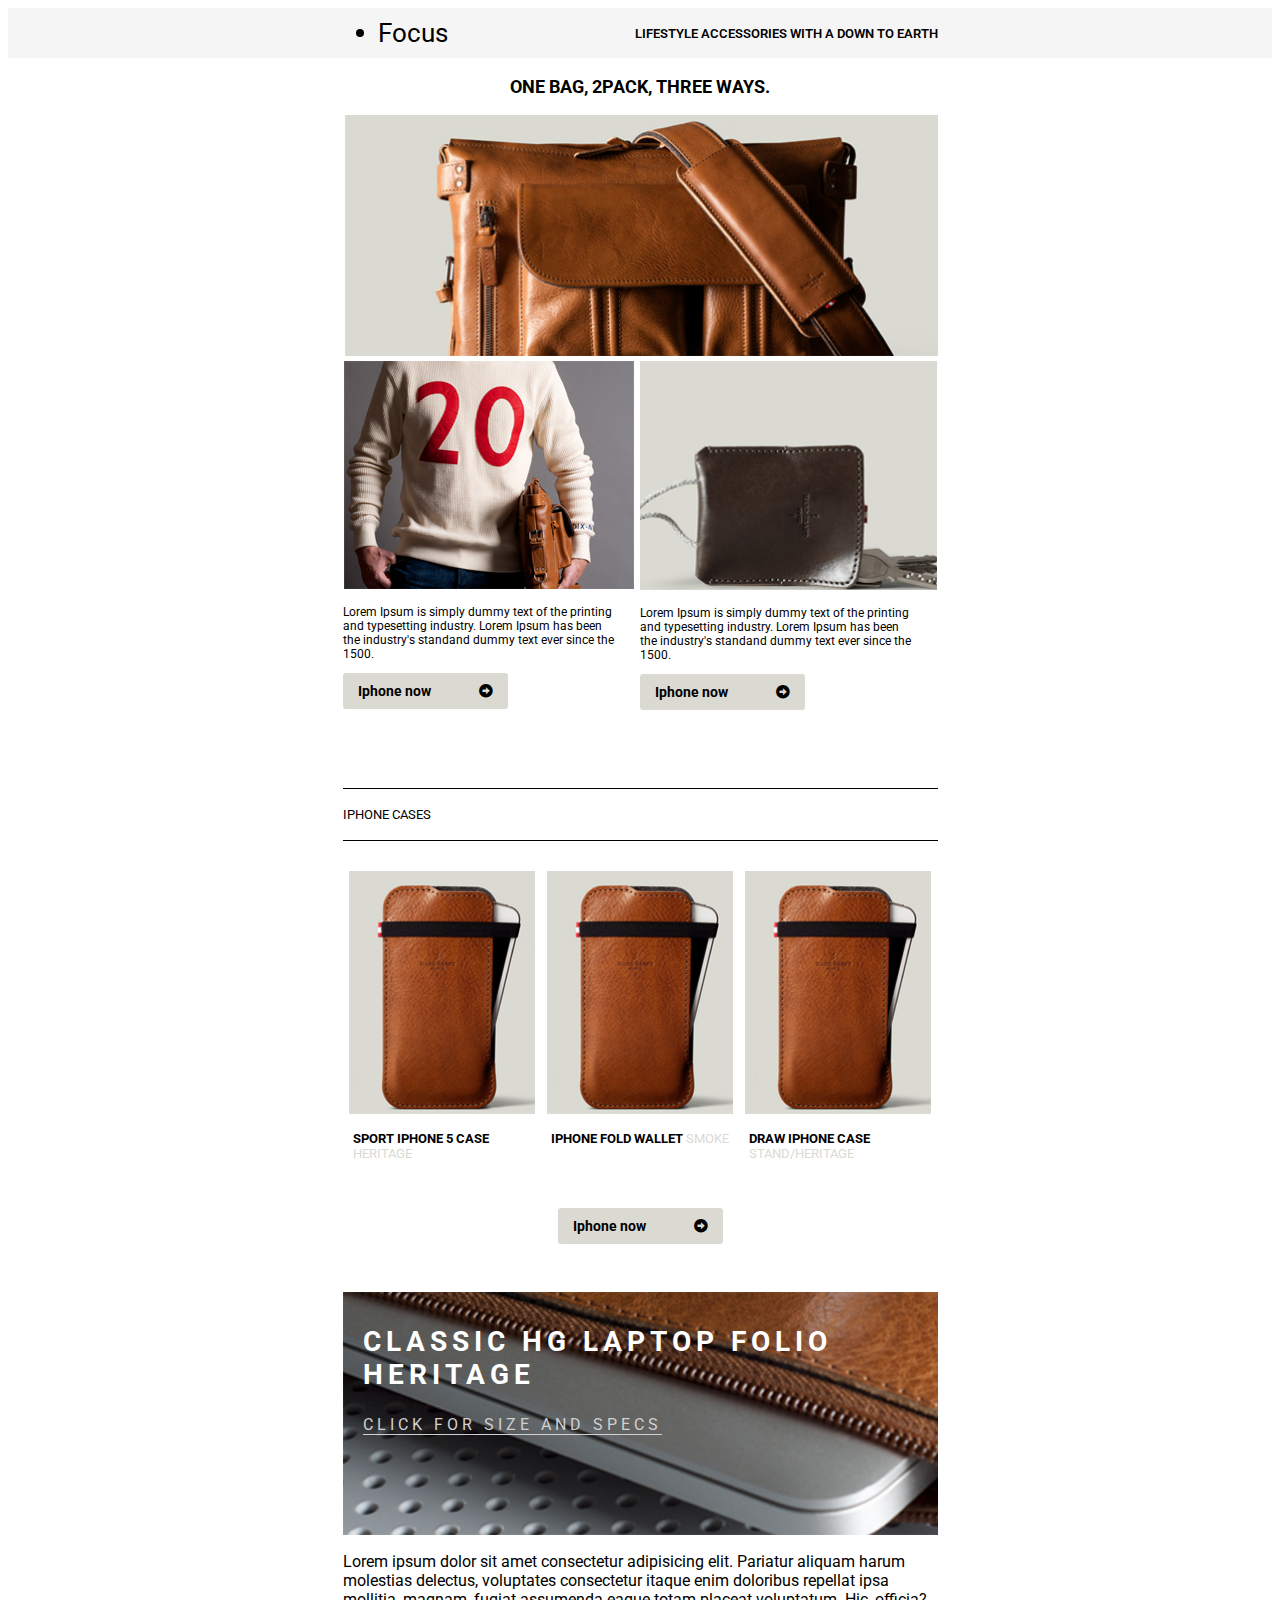
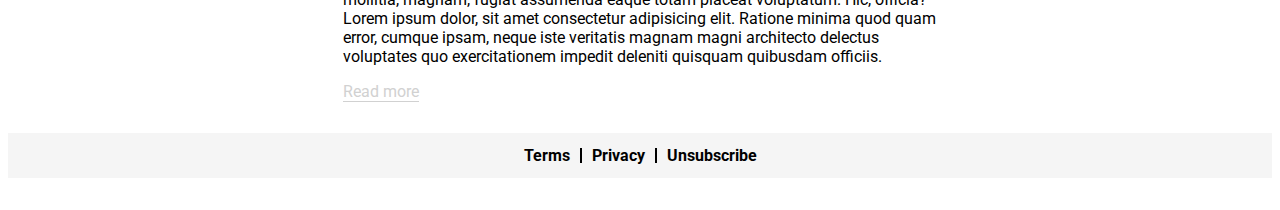
<file: project-1/index.html>
<!DOCTYPE html>
<html lang="en">

<head>
    <meta charset="UTF-8">
    <meta name="viewport" content="width=device-width, initial-scale=1.0">
    <title>HTML - Email</title>
    <link rel="stylesheet" href="assets/css/style.css">
    <link rel="stylesheet" href="https://use.fontawesome.com/releases/v5.6.3/css/all.css">
    <link href="https://fonts.googleapis.com/css2?family=Roboto:ital,wght@0,300;0,400;0,500;0,700;1,100;1,300;1,400;1,500&display=swap" rel="stylesheet">
</head>

<body>
    <div class="wrapper">
        <!-- header -->
        <div class="header">
            <div class="container">
                <div class="header__component">
                    <div class="header__logo">
                        <div class="logo__icon">
                            <div class="icon__item">
                            </div>
                        </div>
                        <div class="logo__content">
                            <p>Focus</p>
                        </div>
                    </div>
                    <div class="header__title">
                        <h3>LIFESTYLE ACCESSORIES WITH A DOWN TO EARTH </h3>
                    </div>
                </div>

            </div>
        </div>
        <!-- end-header -->
        <!-- main -->
        <div class="main">
            <div class="container">
                <div class="main__title">
                    <h3>ONE BAG, 2PACK, THREE WAYS.</h3>
                </div>
                <div class="main__bannerOne">
                    <img src="assets/img/email_template.jpg" alt="">
                    <div class="banner__content">
                        <div class="banner__item">
                            <img src="assets/img/banner-2.jpg" alt="">
                            <div class="item__content">
                                <p>Lorem Ipsum is simply dummy text of the printing and typesetting industry. Lorem Ipsum has been the industry's standand dummy text ever since the 1500.</p>
                                <a href="#">Iphone now<i class="fas fa-arrow-alt-circle-right"></i></a>
                            </div>
                        </div>
                        <div class="banner__item">
                            <img src="assets/img/banner-1.jpg" alt="">
                            <div class="item__content">
                                <p>Lorem Ipsum is simply dummy text of the printing and typesetting industry. Lorem Ipsum has been the industry's standand dummy text ever since the 1500.</p>
                                <a href="#">Iphone now<i class="fas fa-arrow-alt-circle-right"></i></a>
                            </div>
                        </div>
                    </div>
                    <div class="main__product">
                        <div class="product__title">
                            <p>IPHONE CASES</p>
                        </div>
                        <div class="product__component">
                            <div class="product__item">
                                <img src="assets/img/product-1.jpg" alt="">
                                <div class="product__content">
                                    <h4>SPORT IPHONE 5 CASE <span>HERITAGE</span></h4>
                                </div>
                            </div>
                            <div class="product__item">
                                <img src="assets/img/product-1.jpg" alt="">
                                <div class="product__content">
                                    <h4>IPHONE FOLD WALLET <span>SMOKE</span></h4>
                                </div>
                            </div>
                            <div class="product__item">
                                <img src="assets/img/product-1.jpg" alt="">
                                <div class="product__content">
                                    <h4>DRAW IPHONE CASE <span>STAND/HERITAGE</span></h4>
                                </div>
                            </div>

                        </div>
                        <div class="product__now">
                            <a href="#">Iphone now<i class="fas fa-arrow-alt-circle-right"></i></a>
                        </div>
                    </div>
                    <div class="main__bannerTwo">
                        <div class="bannerTwo">
                            <img src="assets/img/banner-4.jpg" alt="">
                            <div class="bannerTwo__content">
                                <h2>CLASSIC HG LAPTOP FOLIO HERITAGE</h2>
                                <a href="#">CLICK FOR SIZE AND SPECS</a>
                            </div>
                        </div>
                        <p>Lorem ipsum dolor sit amet consectetur adipisicing elit. Pariatur aliquam harum molestias delectus, voluptates consectetur itaque enim doloribus repellat ipsa mollitia, magnam, fugiat assumenda eaque totam placeat voluptatum. Hic,
                            officia? Lorem ipsum dolor, sit amet consectetur adipisicing elit. Ratione minima quod quam error, cumque ipsam, neque iste veritatis magnam magni architecto delectus voluptates quo exercitationem impedit deleniti quisquam
                            quibusdam officiis.
                        </p>
                        <a href="#">Read more</a>
                    </div>
                </div>
            </div>
        </div>
        <!-- end-main -->
        <!-- footer -->
        <div class="footer">
            <div class="container">
                <ul class="footer__menu">
                    <li><a href="#">Terms</a></li>
                    <li class="box"></li>
                    <li><a href="#">Privacy</a></li>
                    <li class="box"></li>
                    <li><a href="#">Unsubscribe</a></li>
                </ul>
            </div>
        </div>
        <!-- end-footer -->
    </div>
</body>

</html>
</file>
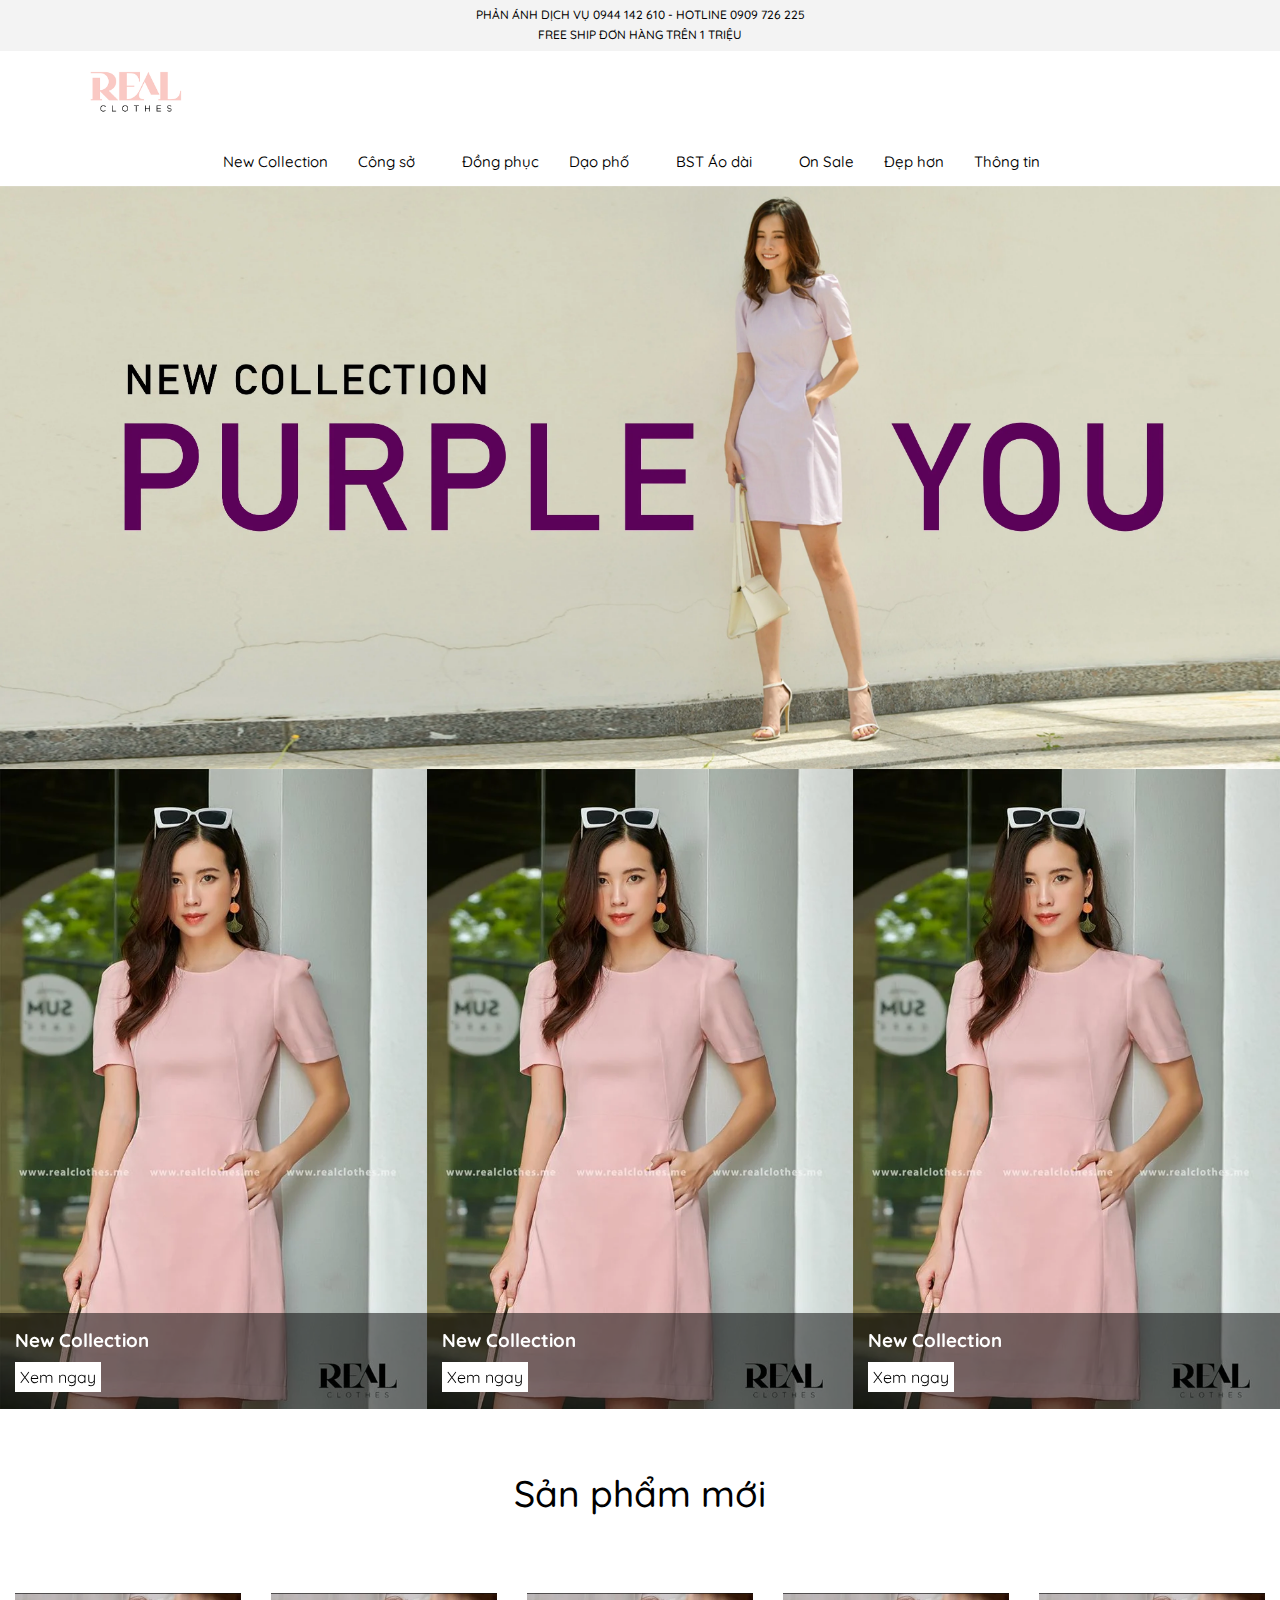
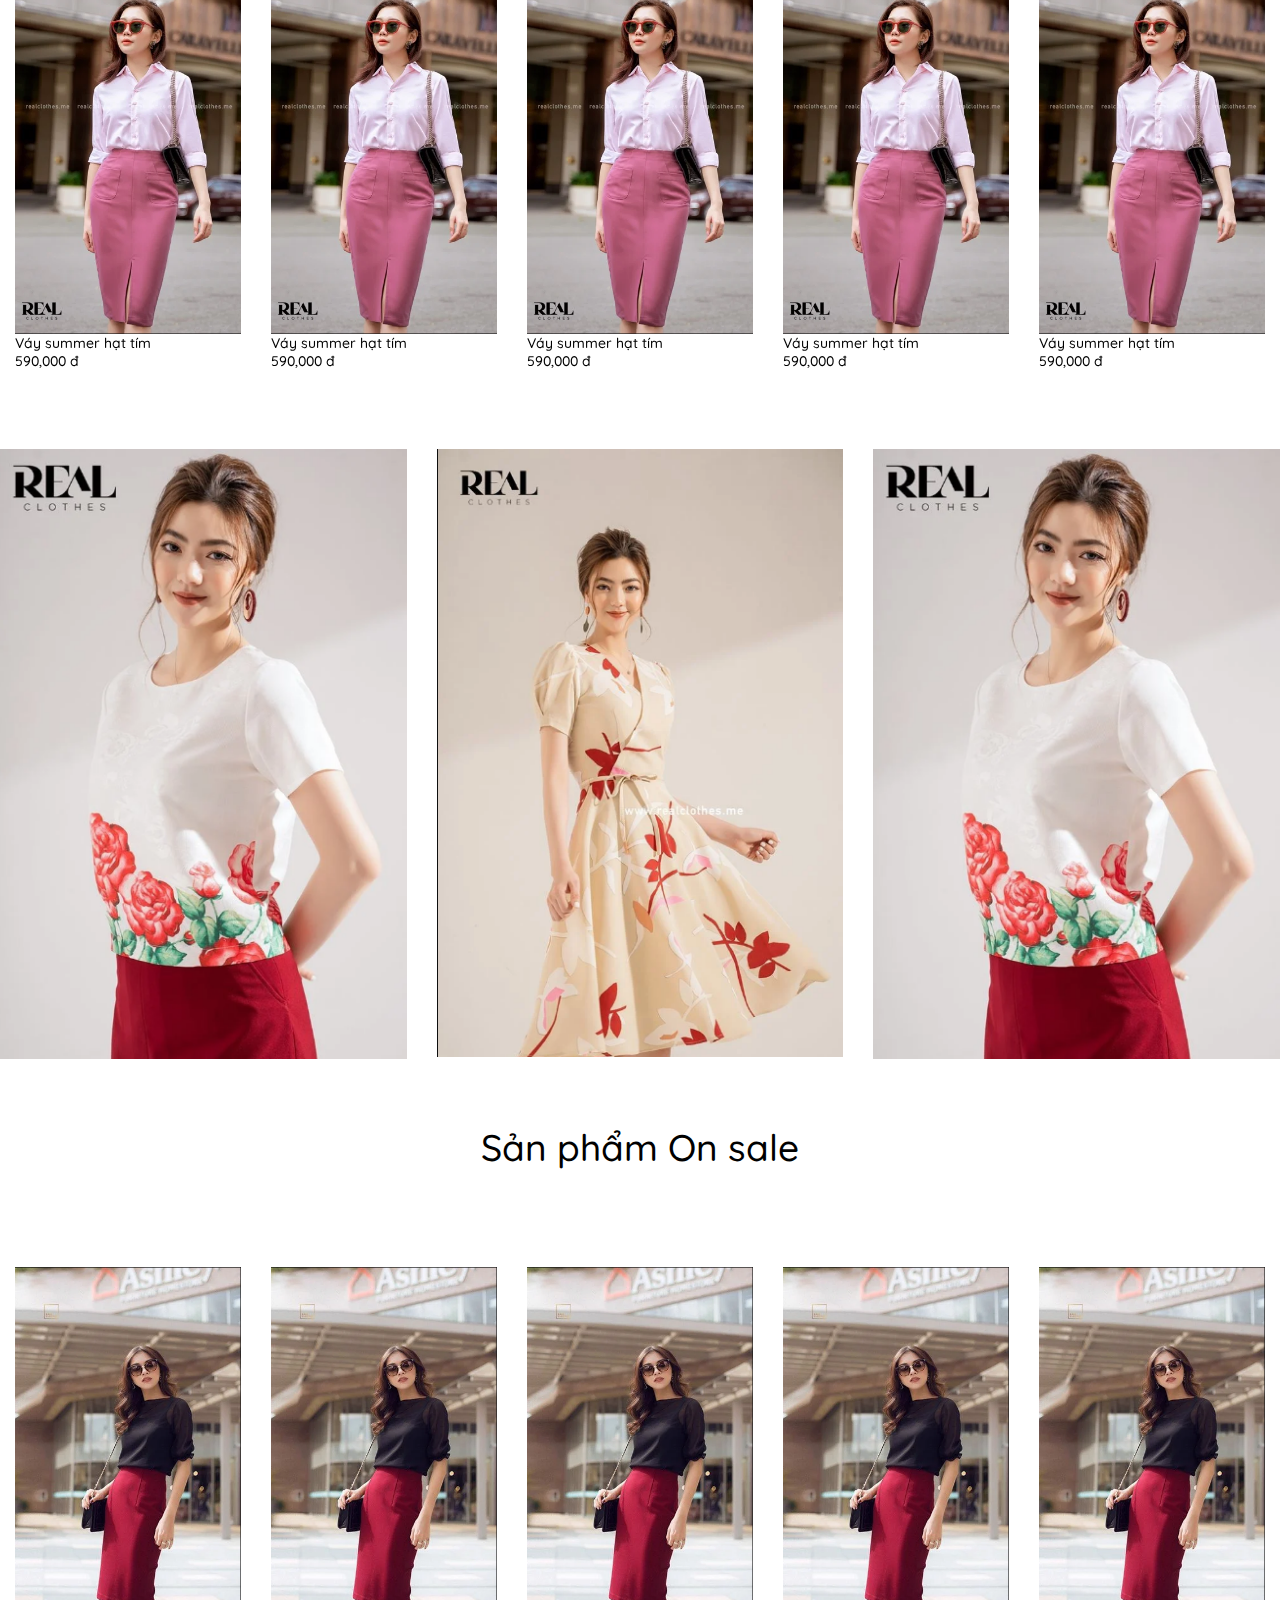
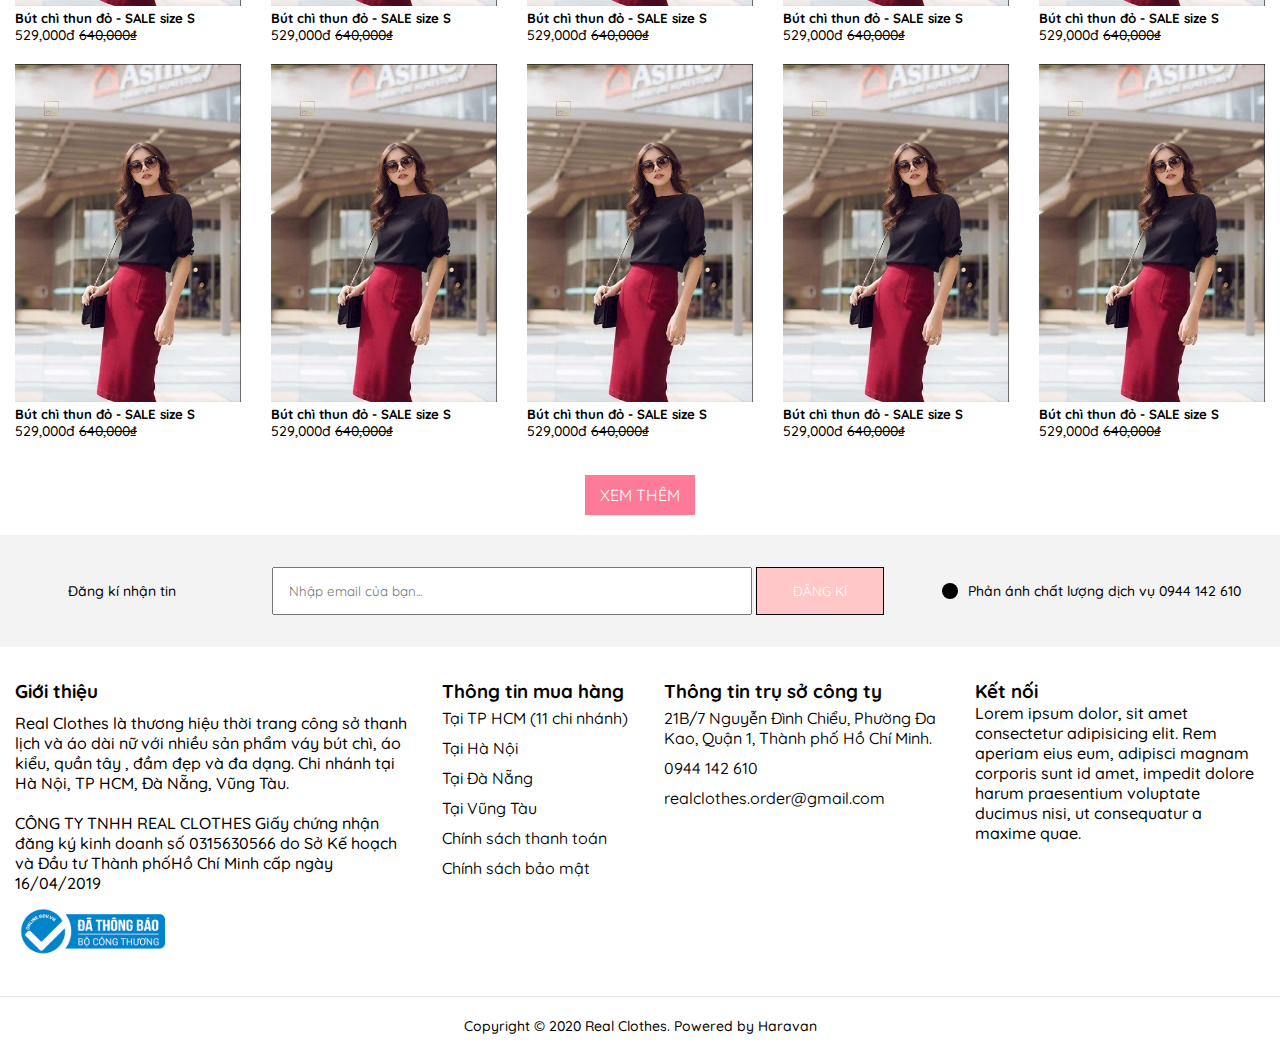
<file: projectFontEnd-1/index.html>
<!DOCTYPE html>
<html lang="en">

<head>
    <meta charset="UTF-8">
    <meta name="viewport" content="width=device-width, initial-scale=1.0">
    <title>Thời Trang Công Sở</title>
    <link rel="stylesheet" href="https://cdnjs.cloudflare.com/ajax/libs/OwlCarousel2/2.3.4/assets/owl.carousel.min.css">
    <link rel="stylesheet" href="https://cdnjs.cloudflare.com/ajax/libs/OwlCarousel2/2.3.4/assets/owl.theme.default.min.css">
    <link rel="stylesheet" href="https://kit-pro.fontawesome.com/releases/v5.12.0/css/pro.min.css">
    <link href="https://fonts.googleapis.com/css2?family=Quicksand:wght@300;400;500;600;700&display=swap" rel="stylesheet">
    <link rel="stylesheet" href="assets/css/style.css">
    <link rel="stylesheet" href="assets/css/grid.css">

</head>

<body>
    <div class="wrapper">
        <!-- start-header -->
        <div class="header">
            <div class="header__top">
                <p>PHẢN ÁNH DỊCH VỤ 0944 142 610 - HOTLINE 0909 726 225</p>
                <p>FREE SHIP ĐƠN HÀNG TRÊN 1 TRIỆU</p>
            </div>
            <div class="header__mid">
                <div class="container">
                    <div class="mid__component">
                        <div class="header__logo">
                            <a href="#"><img src="assets/img/logo-header.png" alt=""></a>
                        </div>
                        <div class="header__funcion">
                            <div class="funciton__account">
                                <a href="#"><i class="fas fa-user-circle"></i></a>
                            </div>
                            <div class="funciton__search">
                                <a href="#"><i class="fas fa-search"></i></a>
                            </div>
                            <div class="funciton__cart">
                                <a href="#"><i class="fas fa-cart-plus"></i></a>
                            </div>
                            <div class="funciton__icon">
                                <a href="#"><i class="fas fa-align-justify"></i></a>
                            </div>
                        </div>
                    </div>
                </div>
            </div>
            <ul class="header__menu">
                <li class="list-item"><a href="#">New Collection</a></li>
                <li class="list-item">
                    <a href="#">Công sở<i class="fas fa-angle-down"></i></a>
                    <ul class="drop-menu">
                        <li class="list-item-drop"><a href="">Áo sơ mi / Áo kiểu</a></li>
                        <li class="list-item-drop"><a href="">Quần</a></li>
                        <li class="list-item-drop"><a href="">Váy</a></li>
                        <li class="list-item-drop"><a href="">Blazer</a></li>
                    </ul>
                </li>
                <li class="list-item"><a href="#">Đồng phục</a></li>
                <li class="list-item">
                    <a href="#">Dạo phố<i class="fas fa-angle-down"></i></a>
                    <ul class="drop-menu">
                        <li class="list-item-drop"><a href="">Đầm</a></li>
                        <li class="list-item-drop"><a href="">Áo thun</a></li>

                    </ul>
                </li>
                <li class="list-item">
                    <a href="#">BST Áo dài<i class="fas fa-angle-down"></i></a>
                    <ul class="drop-menu">
                        <li class="list-item-drop"><a href="">Áo dài cách tân</a></li>
                        <li class="list-item-drop"><a href="">Áo dài truyền thống</a></li>

                    </ul>
                </li>
                <li class="list-item"><a href="#">On Sale</a></li>
                <li class="list-item"><a href="#">Đẹp hơn</a></li>
                <li class="list-item"><a href="#">Thông tin<i class="fas fa-angle-down"></i></a></li>
            </ul>
            <div class="header__search">
                <input type="text" placeholder="Tìm kiếm sản phẩm? ví dụ: sơ mi trắng">
                <button><i class="fas fa-search"></i></button>

            </div>
        </div>
        <!-- end-header -->
        <!-- start-slider -->
        <div class="slider">
            <div class="owl-carousel owl-theme">
                <div class="item">
                    <img src="assets/img/banner-1.png" alt="">
                </div>
                <div class="item">
                    <img src="assets/img/banner-2.png" alt="">
                </div>
            </div>
        </div>
        <!-- end-slider -->
        <!-- start-banner -->
        <div class="banner">
            <div class="owl-carousel owl-theme">
                <div class="item">
                    <div class="item__component">
                        <div class="banner__card">
                            <a href="#"><img src="assets/img/img-1.png" alt=""></a>
                            <div class="banner__caption">
                                <h3>New Collection</h3>
                                <a href="#">Xem ngay</a>
                            </div>
                        </div>
                    </div>
                </div>
                <div class="item">
                    <div class="item__component">
                        <div class="banner__card">
                            <a href="#"><img src="assets/img/img-1.png" alt=""></a>
                            <div class="banner__caption">
                                <h3>New Collection</h3>
                                <a href="#">Xem ngay</a>
                            </div>
                        </div>
                    </div>
                </div>
                <div class="item">
                    <div class="item__component">
                        <div class="banner__card">
                            <a href="#"><img src="assets/img/img-1.png" alt=""></a>
                            <div class="banner__caption">
                                <h3>New Collection</h3>
                                <a href="#">Xem ngay</a>
                            </div>
                        </div>
                    </div>
                </div>
            </div>
        </div>
        <!-- end-banner -->

        <!-- start-product-new -->
        <div class="product">
            <h2><a href="#">Sản phẩm mới</a></h2>

            <div class="owl-carousel owl-theme">
                <div class="item product__box">
                    <a href="#"><img src="assets/img/product-1.png" alt=""></a>
                    <div class="product__content">
                        <h4>Váy summer hạt tím</h4>
                        <p>590,000 đ</p>
                    </div>
                </div>
                <div class="item product__box">
                    <a href="#"><img src="assets/img/product-1.png" alt=""></a>
                    <div class="product__content">
                        <h4>Váy summer hạt tím</h4>
                        <p>590,000 đ</p>
                    </div>
                </div>
                <div class="item product__box">
                    <a href="#"><img src="assets/img/product-1.png" alt=""></a>
                    <div class="product__content">
                        <h4>Váy summer hạt tím</h4>
                        <p>590,000 đ</p>
                    </div>
                </div>

                <div class="item product__box">
                    <a href="#"><img src="assets/img/product-1.png" alt=""></a>
                    <div class="product__content">
                        <h4>Váy summer hạt tím</h4>
                        <p>590,000 đ</p>
                    </div>
                </div>
                <div class="item product__box">
                    <a href="#"><img src="assets/img/product-1.png" alt=""></a>
                    <div class="product__content">
                        <h4>Váy summer hạt tím</h4>
                        <p>590,000 đ</p>
                    </div>
                </div>
                <div class="item product__box">
                    <a href="#"><img src="assets/img/product-1.png" alt=""></a>
                    <div class="product__content">
                        <h4>Váy summer hạt tím</h4>
                        <p>590,000 đ</p>
                    </div>
                </div>
            </div>
        </div>
        <!-- end-product-new -->
        <!-- banner2 -->
        <div class="banner2">
            <div class="container-fluid">
                <div class="row">
                    <div class="col-md-4 col-sm-4 col-xs-12">
                        <div class="banner2__img">
                            <a href="#"><img src="assets/img/banner2.3.png" alt=""></a>
                        </div>
                    </div>
                    <div class="col-md-4 col-sm-4 col-xs-12">
                        <div class="banner2__img">
                            <a href="#"><img src="assets/img/banner2.2.png" alt=""></a>
                        </div>
                    </div>
                    <div class="col-md-4 col-sm-4 col-xs-12">
                        <div class="banner2__img">
                            <a href="#"><img src="assets/img/banner2.3.png" alt=""></a>
                        </div>
                    </div>
                </div>
            </div>
        </div>
        <!-- end-banner2 -->
        <!-- sale -->
        <div class="sale">
            <h2><a href="#">Sản phẩm On sale</a></h2>
            <div class="sale__component">
                <div class="row box">
                    <div class="col-3">
                        <div class="sale__card">
                            <img src="assets/img/sale_1.png" alt="">
                            <div class="sale__contact">
                                <h5> Bút chì thun đỏ - SALE size S </h5>
                                <p>529,000đ <s>640,000₫</s></p>
                            </div>
                        </div>
                    </div>
                    <div class="col-3">
                        <div class="sale__card">
                            <img src="assets/img/sale_1.png" alt="">
                            <div class="sale__contact">
                                <h5> Bút chì thun đỏ - SALE size S </h5>
                                <p>529,000đ <s>640,000₫</s></p>
                            </div>
                        </div>
                    </div>
                    <div class="col-3">
                        <div class="sale__card">
                            <img src="assets/img/sale_1.png" alt="">
                            <div class="sale__contact">
                                <h5> Bút chì thun đỏ - SALE size S </h5>
                                <p>529,000đ <s>640,000₫</s></p>
                            </div>
                        </div>
                    </div>
                    <div class="col-3">
                        <div class="sale__card">
                            <img src="assets/img/sale_1.png" alt="">
                            <div class="sale__contact">
                                <h5> Bút chì thun đỏ - SALE size S </h5>
                                <p>529,000đ <s>640,000₫</s></p>
                            </div>
                        </div>
                    </div>
                    <div class="col-3">
                        <div class="sale__card">
                            <img src="assets/img/sale_1.png" alt="">
                            <div class="sale__contact">
                                <h5> Bút chì thun đỏ - SALE size S </h5>
                                <p>529,000đ <s>640,000₫</s></p>
                            </div>
                        </div>
                    </div>
                    <div class="col-3">
                        <div class="sale__card">
                            <img src="assets/img/sale_1.png" alt="">
                            <div class="sale__contact">
                                <h5> Bút chì thun đỏ - SALE size S </h5>
                                <p>529,000đ <s>640,000₫</s></p>
                            </div>
                        </div>
                    </div>
                    <div class="col-3">
                        <div class="sale__card">
                            <img src="assets/img/sale_1.png" alt="">
                            <div class="sale__contact">
                                <h5> Bút chì thun đỏ - SALE size S </h5>
                                <p>529,000đ <s>640,000₫</s></p>
                            </div>
                        </div>
                    </div>
                    <div class="col-3">
                        <div class="sale__card">
                            <img src="assets/img/sale_1.png" alt="">
                            <div class="sale__contact">
                                <h5> Bút chì thun đỏ - SALE size S </h5>
                                <p>529,000đ <s>640,000₫</s></p>
                            </div>
                        </div>
                    </div>
                    <div class="col-3">
                        <div class="sale__card">
                            <img src="assets/img/sale_1.png" alt="">
                            <div class="sale__contact">
                                <h5> Bút chì thun đỏ - SALE size S </h5>
                                <p>529,000đ <s>640,000₫</s></p>
                            </div>
                        </div>
                    </div>
                    <div class="col-3">
                        <div class="sale__card">
                            <img src="assets/img/sale_1.png" alt="">
                            <div class="sale__contact">
                                <h5> Bút chì thun đỏ - SALE size S </h5>
                                <p>529,000đ <s>640,000₫</s></p>
                            </div>
                        </div>
                    </div>

                </div>
                <div class="sale__add">
                    <a href="#">XEM THÊM</a>
                </div>

            </div>
        </div>
        <!-- end-sale -->
        <!-- contact -->
        <div class="contact">
            <div class="contact__component">
                <div class="contact__res">
                    <i class="fas fa-envelope-open-text"></i>
                    <p>Đăng kí nhận tin</p>
                </div>
                <div class="contact__email">
                    <form action="#">
                        <input type="text" placeholder="Nhập email của bạn...">
                        <button>ĐĂNG KÍ</button>
                    </form>
                </div>
                <div class="contact__phone">
                    <i class="fas fa-phone phone"></i>
                    <p>Phản ánh chất lượng dịch vụ 0944 142 610</p>
                </div>
            </div>
        </div>

    </div>
    <!-- end-contact -->
    <!-- footer -->
    <div class="footer">
        <div class="footer__component">
            <div class="row">
                <div class="col-md-4">
                    <div class="footer__intro">
                        <h3>Giới thiệu</h3>
                        <p>Real Clothes là thương hiệu thời trang công sở thanh lịch và áo dài nữ với nhiều sản phẩm váy bút chì, áo kiểu, quần tây , đầm đẹp và đa dạng. Chi nhánh tại Hà Nội, TP HCM, Đà Nẵng, Vũng Tàu.</p>
                        <p>CÔNG TY TNHH REAL CLOTHES Giấy chứng nhận đăng ký kinh doanh số 0315630566 do Sở Kế hoạch và Đầu tư Thành phốHồ Chí Minh cấp ngày 16/04/2019</p>
                        <a href=""><img src="assets/img/logo.png" alt=""></a>
                    </div>

                </div>
                <div class="col-md-5">
                    <div class="footer__info">
                        <div class="row">
                            <div class="col-md-5">
                                <div class="footer__card">
                                    <h3>Thông tin mua hàng</h3>
                                    <ul class="menu__footer">
                                        <li><a href="#">Tại TP HCM (11 chi nhánh)</a></li>
                                        <li><a href="#">Tại Hà Nội</a></li>
                                        <li><a href="#">Tại Đà Nẵng</a></li>
                                        <li><a href="#">Tại Vũng Tàu</a></li>
                                        <li><a href="#">Chính sách thanh toán</a></li>
                                        <li><a href="#">Chính sách bảo mật</a></li>
                                    </ul>
                                </div>
                            </div>
                            <div class="col-md-7">
                                <div class="footer__adr">
                                    <h3>Thông tin trụ sở công ty</h3>
                                    <ul class="menu__address">
                                        <li><a href="#">21B/7 Nguyễn Đình Chiểu, Phường Đa Kao, Quận 1, Thành phố Hồ Chí Minh.</a></li>
                                        <li><a href="#">0944 142 610</a></li>
                                        <li><a href="#">realclothes.order@gmail.com</a></li>
                                    </ul>
                                </div>

                            </div>
                        </div>
                    </div>
                </div>
                <div class="col-md-3">
                    <div class="footer__fb">
                        <h3>Kết nối</h3>
                        <p>Lorem ipsum dolor, sit amet consectetur adipisicing elit. Rem aperiam eius eum, adipisci magnam corporis sunt id amet, impedit dolore harum praesentium voluptate ducimus nisi, ut consequatur a maxime quae.</p>
                    </div>

                </div>
            </div>
        </div>
        <div class="footer__bottom">
            <p>Copyright © 2020 Real Clothes. Powered by Haravan</p>
        </div>
    </div>
    <!-- end-footer -->
    </div>
    <script src="https://code.jquery.com/jquery-3.5.1.min.js" integrity="sha256-9/aliU8dGd2tb6OSsuzixeV4y/faTqgFtohetphbbj0=" crossorigin="anonymous"></script>
    <script src="https://cdnjs.cloudflare.com/ajax/libs/OwlCarousel2/2.3.4/owl.carousel.min.js" integrity="sha512-bPs7Ae6pVvhOSiIcyUClR7/q2OAsRiovw4vAkX+zJbw3ShAeeqezq50RIIcIURq7Oa20rW2n2q+fyXBNcU9lrw==" crossorigin="anonymous"></script>
    <script src="assets/js/main.js"></script>
</body>

</html>
</file>
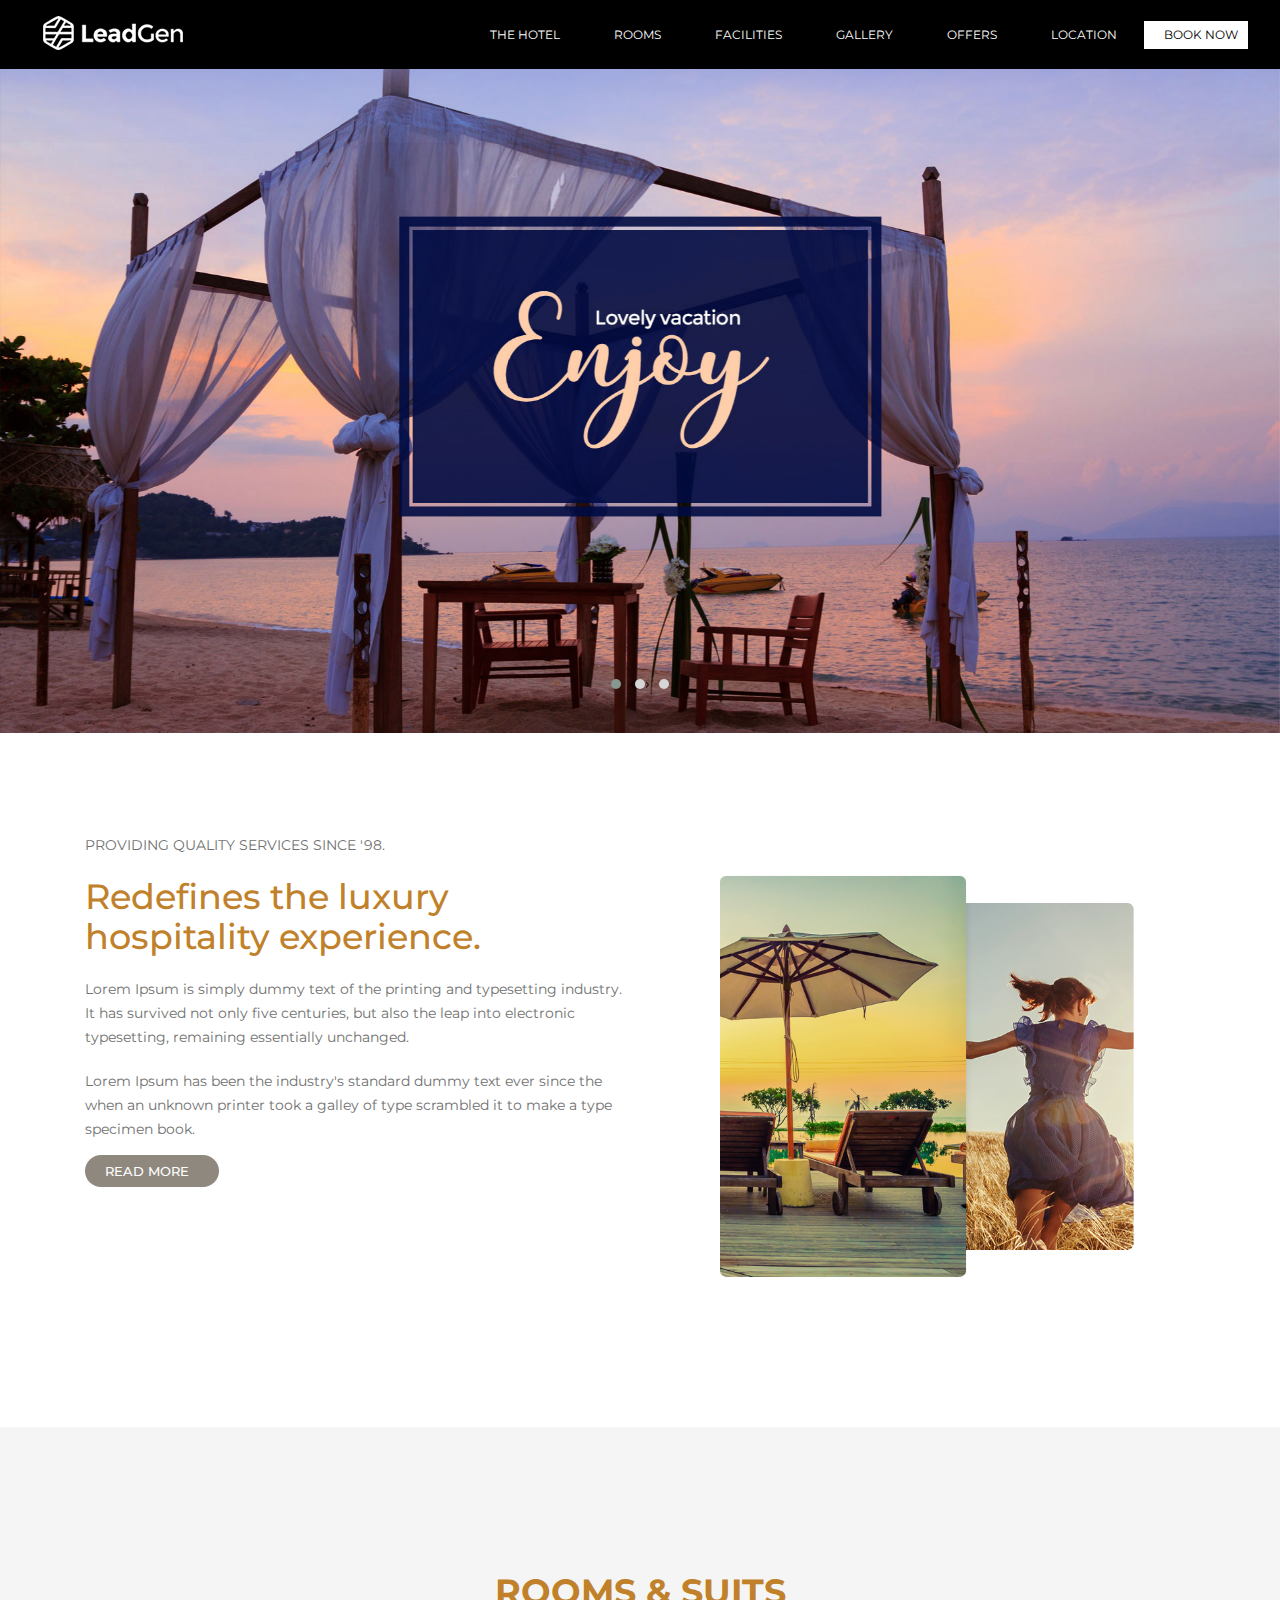
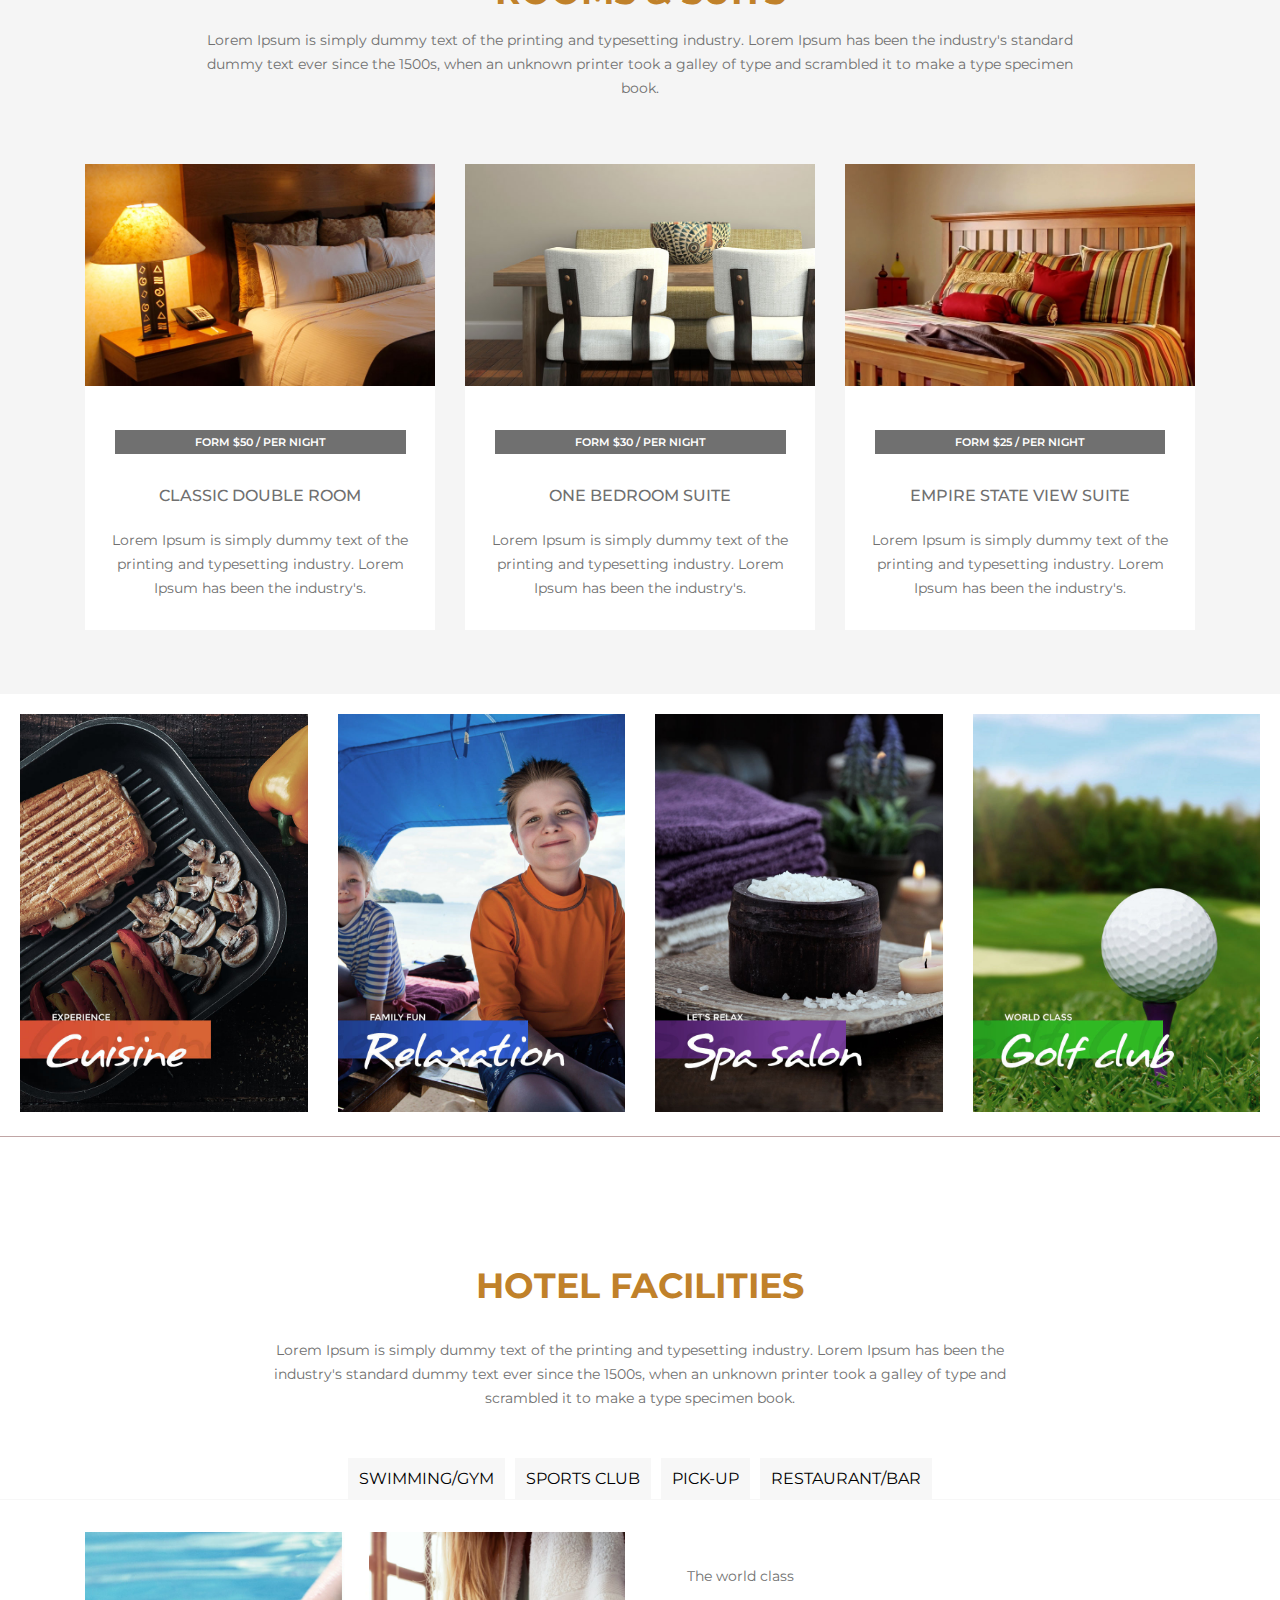
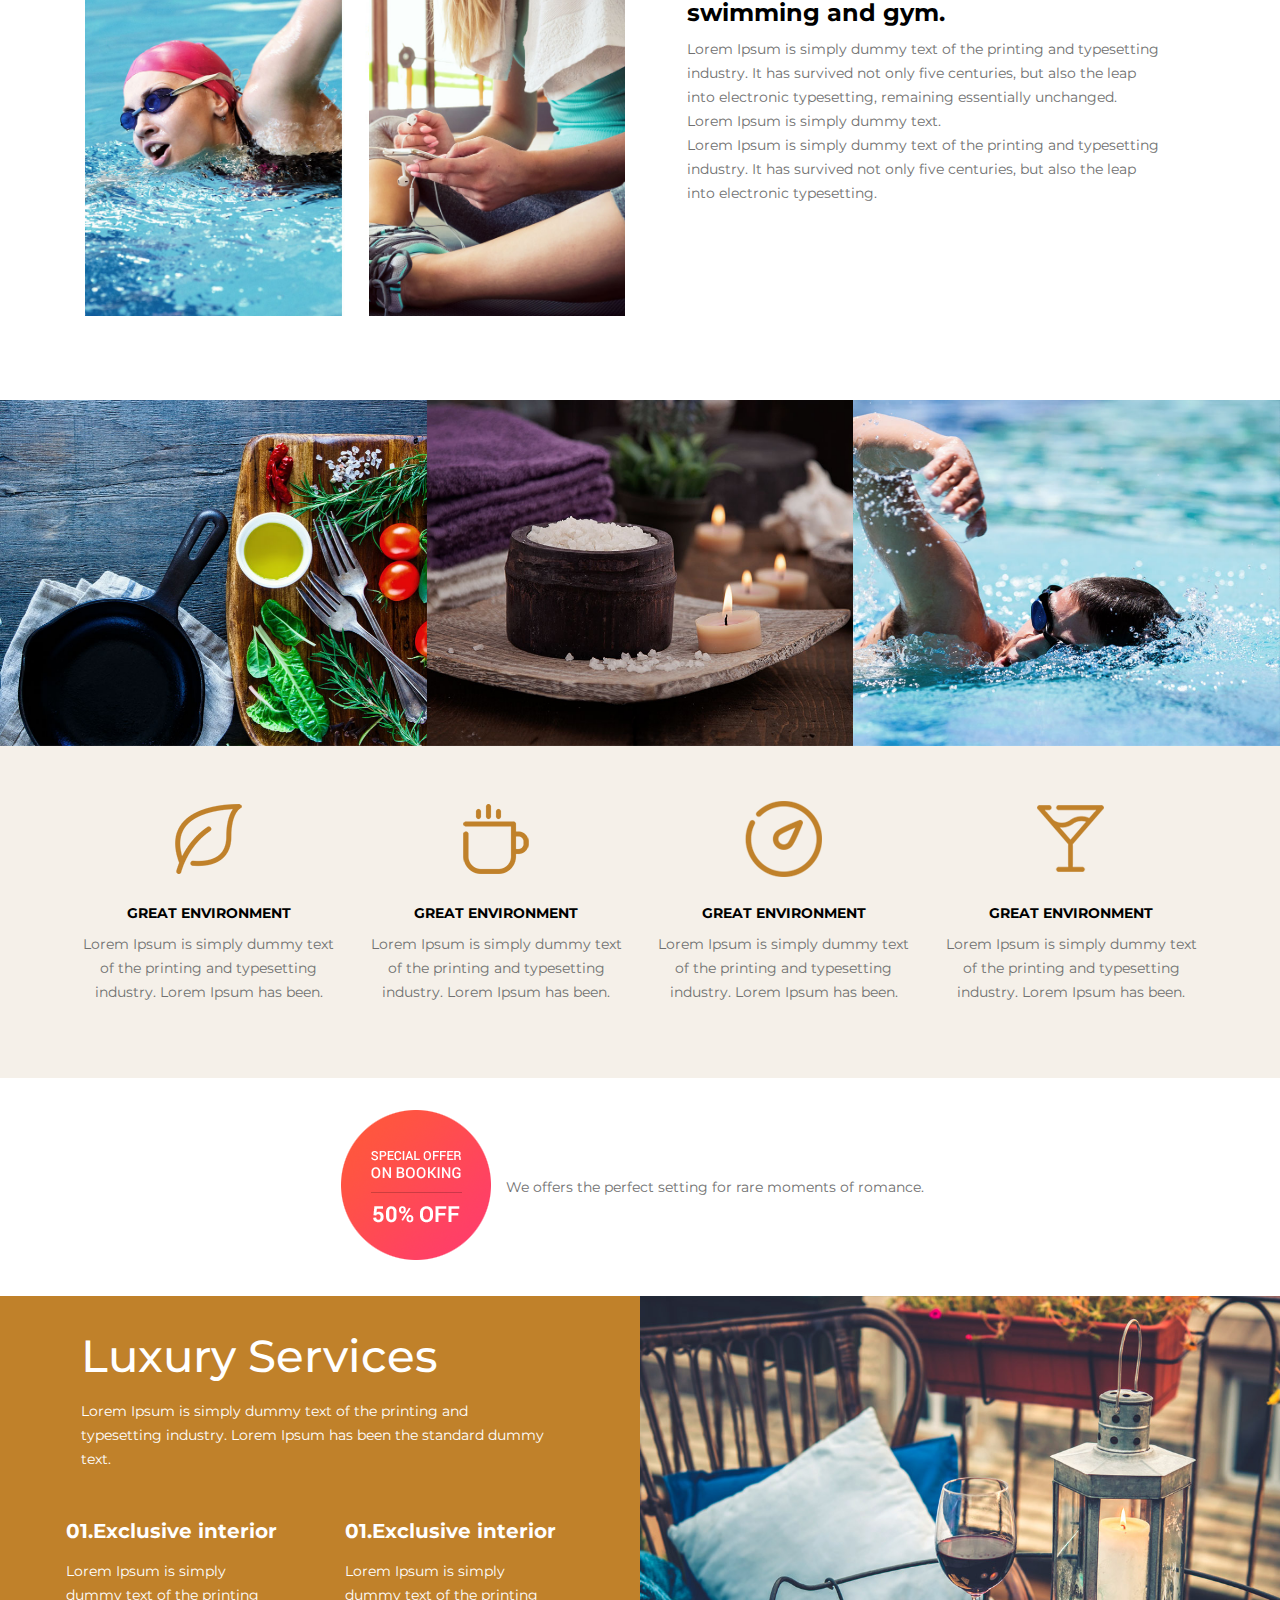
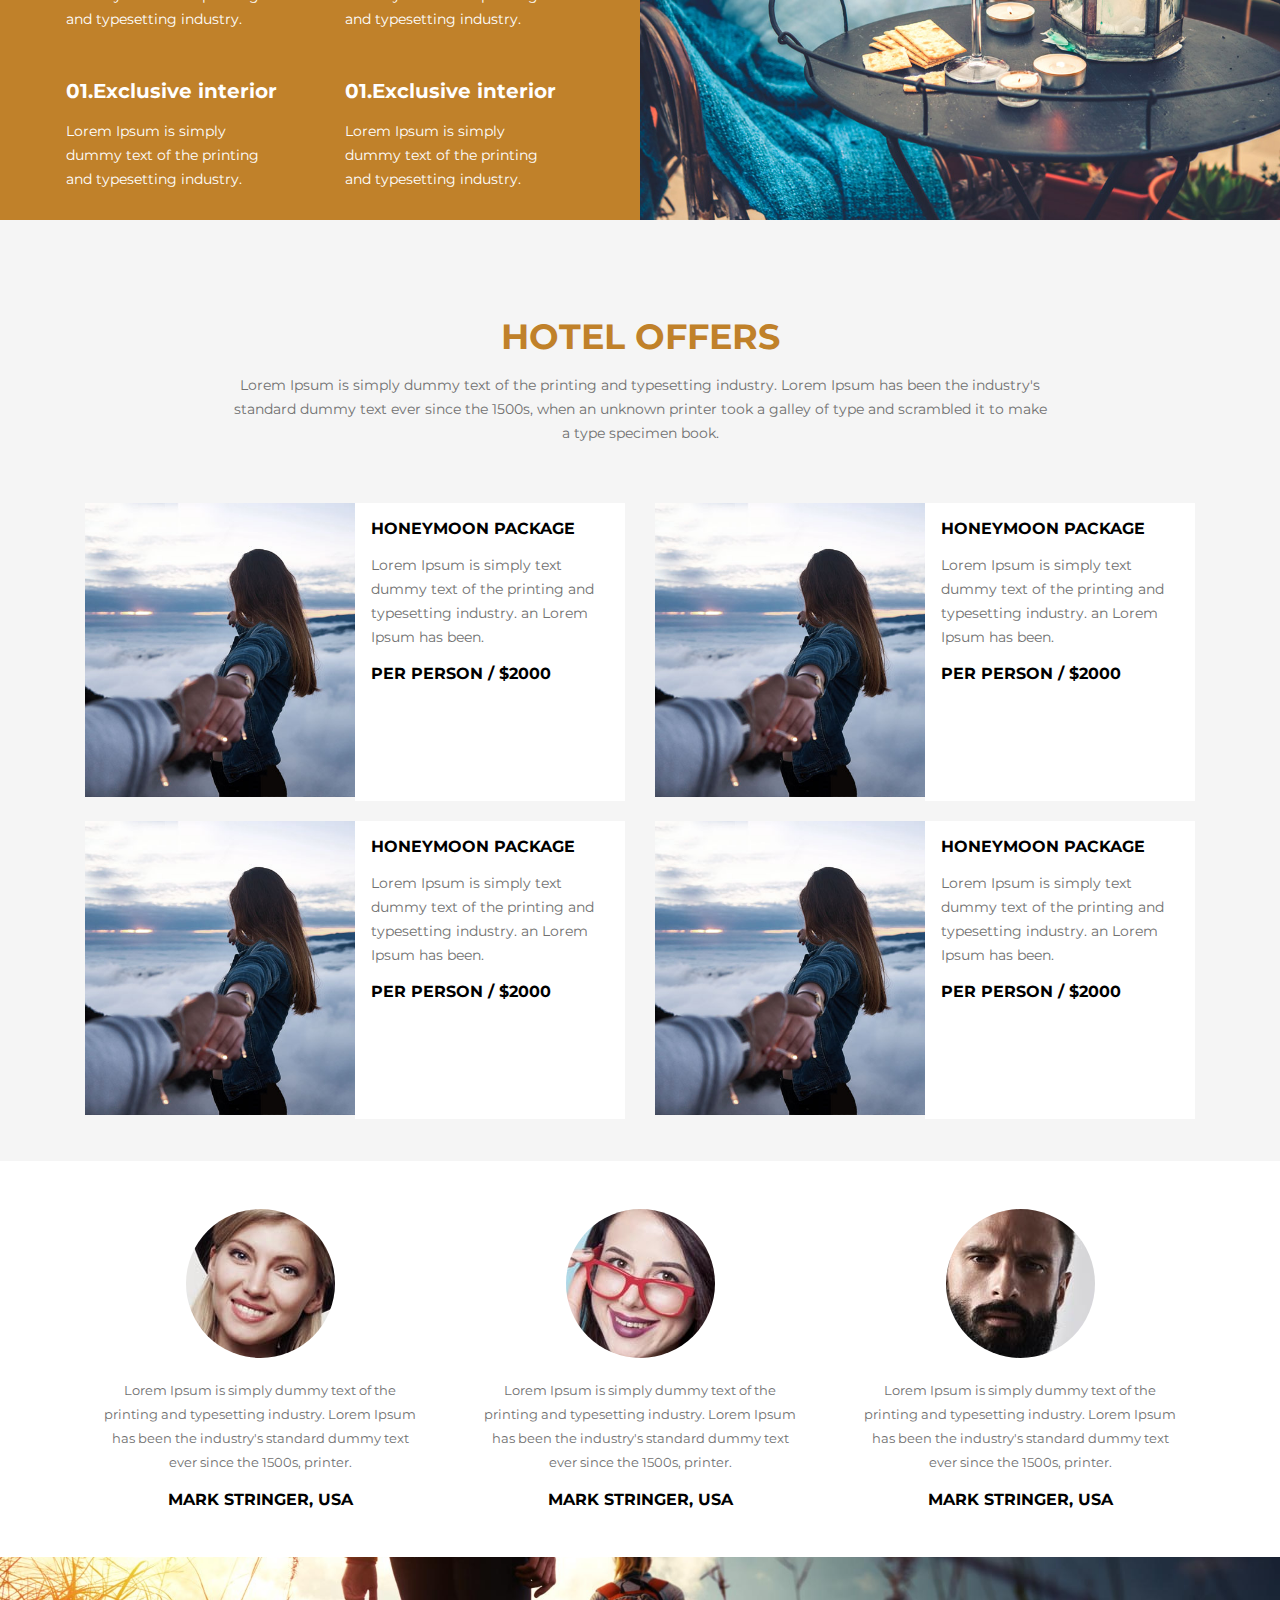
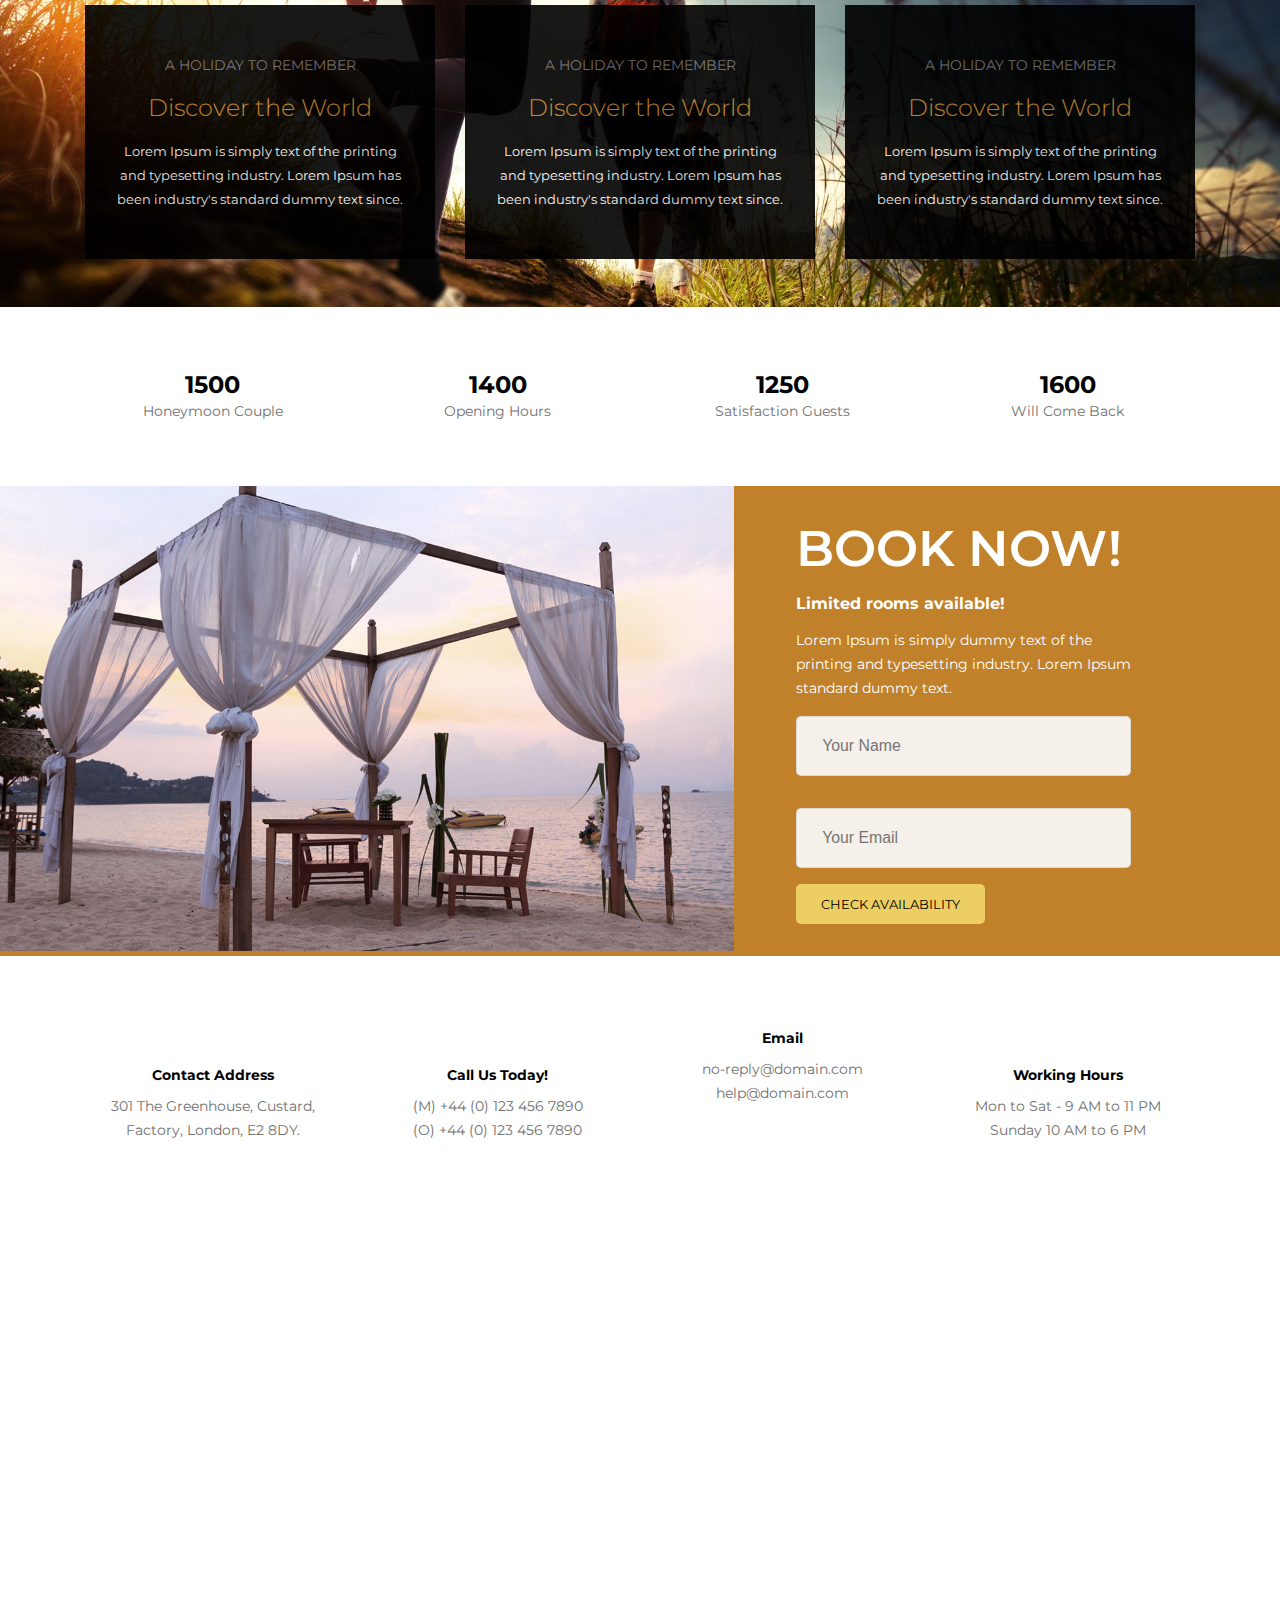
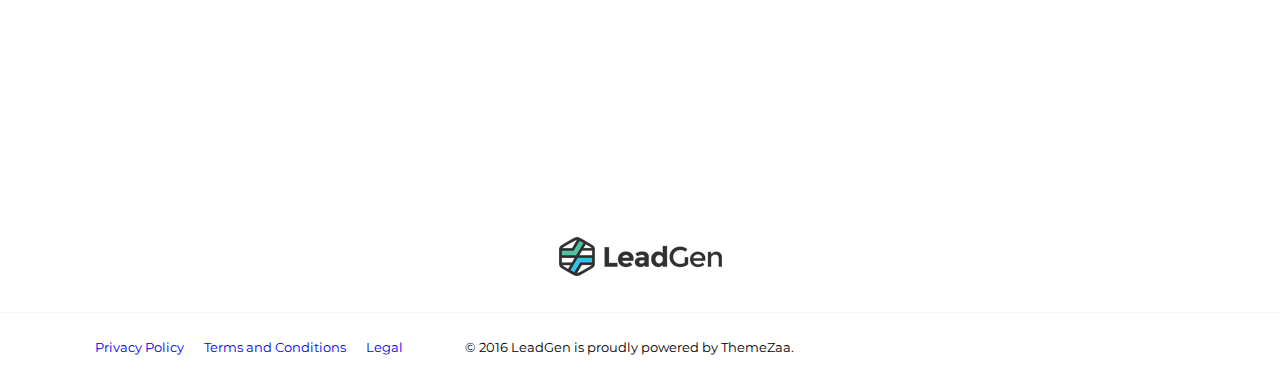
<file: projectFontEnd-2/index.html>
<!DOCTYPE html>
<html lang="en">

<head>
    <meta charset="UTF-8">
    <meta name="viewport" content="width=device-width, initial-scale=1.0">
    <title>LeadGen - Hotel and Resort</title>
    <link rel="stylesheet" href="assets/css/style.css">
    <link rel="stylesheet" href="https://cdnjs.cloudflare.com/ajax/libs/OwlCarousel2/2.3.4/assets/owl.carousel.min.css">
    <link rel="stylesheet" href="https://cdnjs.cloudflare.com/ajax/libs/OwlCarousel2/2.3.4/assets/owl.theme.default.min.css">
    <link rel="stylesheet" href="https://kit-pro.fontawesome.com/releases/v5.12.0/css/pro.min.css">
    <link href="https://fonts.googleapis.com/css2?family=Montserrat:ital,wght@0,300;0,400;0,500;0,600;1,200;1,300;1,400;1,500&display=swap" rel="stylesheet">
    <link rel="stylesheet" href="assets/css/grid.css">
    <link rel="stylesheet" href="assets/css/resset.css">

</head>

<body>
    <div class="wrapper">
        <!-- header -->
        <div class="header">
            <div class="header__logo">,l
                <a href="#"><img src="assets/img/logo-home.png" alt=""></a>
            </div>
            <div class="iconbar">
                <a href=""><i class="fas fa-bars"></i></a>
            </div>
            <ul class="header__menu">
                <li><a href="#">the hotel</a></li>
                <li><a href="#">rooms</a></li>
                <li><a href="#">facilities</a></li>
                <li><a href="#">gallery</a></li>
                <li><a href="#">offers</a></li>
                <li><a href="#">location</a></li>
                <li class="book"><a href="#"><i class="fas fa-bookmark"></i>book now</a></li>
            </ul>

        </div>
        <!-- end-header -->
        <!-- slider -->
        <div class="slider">
            <div class="owl-carousel owl-theme">
                <div class="item"><img src="assets/img/slider-01.jpg" alt=""></div>
                <div class="item"><img src="assets/img/slider-02.jpg" alt=""></div>
                <div class="item"><img src="assets/img/slider-03.jpg" alt=""></div>
            </div>
        </div>
        <!-- end-slider -->
        <!-- service -->
        <div class="service">
            <div class="container">
                <div class="row">
                    <div class="col-xs-6 col-md-6 col-sm-12">
                        <div class="service__component">
                            <p>PROVIDING QUALITY SERVICES SINCE '98.</p>
                            <h2>Redefines the luxury hospitality experience.</h2>
                            <p>Lorem Ipsum is simply dummy text of the printing and typesetting industry. It has survived not only five centuries, but also the leap into electronic typesetting, remaining essentially unchanged.</p>
                            <p>Lorem Ipsum has been the industry's standard dummy text ever since the when an unknown printer took a galley of type scrambled it to make a type specimen book.</p>
                            <a href="#">READ MORE<i class="fa fa-chevron-right" aria-hidden="true"></i></a>
                        </div>
                    </div>
                    <div class="col-xs-6 col-md-6 col-sm-12">
                        <div class="service__img">
                            <img src="assets/img/application-screenshot-img-06.png" alt="">
                        </div>
                    </div>
                </div>
            </div>
        </div>
        <!-- end-service -->
        <!-- room -->
        <div class="room">
            <div class="container">
                <div class="row">
                    <div class="col-xs-12">
                        <div class="room__title">
                            <h2>ROOMS & SUITS</h2>
                            <p>Lorem Ipsum is simply dummy text of the printing and typesetting industry. Lorem Ipsum has been the industry's standard dummy text ever since the 1500s, when an unknown printer took a galley of type and scrambled it to make
                                a type specimen book.</p>
                        </div>
                    </div>
                </div>
                <div class="row">
                    <div class="col-xs-4 col-md-4 col-sm-12">
                        <div class="room__item">
                            <div class="room__img">
                                <img src="assets/img/agency-blog-img01.jpg" alt="">
                            </div>

                            <div class="item__content">
                                <a href="#">FORM $50 / PER NIGHT</a>
                                <p class="title">CLASSIC DOUBLE ROOM</p>
                                <p>Lorem Ipsum is simply dummy text of the printing and typesetting industry. Lorem Ipsum has been the industry's.</p>
                            </div>
                        </div>
                    </div>
                    <div class="col-xs-4 col-md-4 col-sm-12">
                        <div class="room__item">
                            <div class="room__img">
                                <img src="assets/img/agency-blog-img02.jpg" alt="">
                            </div>

                            <div class="item__content">
                                <a href="#">FORM $30 / PER NIGHT</a>
                                <p class="title">ONE BEDROOM SUITE</p>
                                <p>Lorem Ipsum is simply dummy text of the printing and typesetting industry. Lorem Ipsum has been the industry's.</p>
                            </div>
                        </div>
                    </div>
                    <div class="col-xs-4 col-md-4 col-sm-12">
                        <div class="room__item">
                            <div class="room__img">
                                <img src="assets/img/agency-blog-img03.jpg" alt="">
                            </div>

                            <div class="item__content">
                                <a href="#">FORM $25 / PER NIGHT</a>
                                <p class="title">EMPIRE STATE VIEW SUITE</p>
                                <p>Lorem Ipsum is simply dummy text of the printing and typesetting industry. Lorem Ipsum has been the industry's.</p>
                            </div>
                        </div>
                    </div>
                </div>

            </div>
        </div>
    </div>
    <!-- end-room -->
    <!-- banner -->
    <div class="banner">
        <div class="row">
            <div class="col-xs-12 col-md-3 col-sm-6">
                <div class="banner__img">
                    <img src="assets/img/agency-work-09.jpg" alt="">
                </div>

            </div>
            <div class="col-xs-12 col-md-3 col-sm-6">
                <div class="banner__img">
                    <img src="assets/img/agency-work-12.jpg" alt="">
                </div>

            </div>

            <div class="col-xs-12 col-md-3 col-sm-6">
                <div class="banner__img">
                    <img src="assets/img/agency-work-15.jpg" alt="">
                </div>

            </div>
            <div class="col-xs-12 col-md-3 col-sm-6">
                <div class="banner__img">
                    <img src="assets/img/agency-work-16.jpg" alt="">
                </div>

            </div>
        </div>
    </div>
    <!-- end-banner -->
    <!-- hotel -->
    <div class="hotel">
        <div class="hotel__title">
            <h2>HOTEL FACILITIES</h2>
            <p>Lorem Ipsum is simply dummy text of the printing and typesetting industry. Lorem Ipsum has been the industry's standard dummy text ever since the 1500s, when an unknown printer took a galley of type and scrambled it to make a type specimen
                book.
            </p>
        </div>
        <ul class="hotel__menu">
            <li><a href="#">swimming/gym</a></li>
            <li><a href="#">sports club</a></li>
            <li><a href="#">pick-up</a></li>
            <li><a href="#">restaurant/bar</a></li>
        </ul>
        <div class="container">
            <div class="row">
                <div class="col-md-6 col-xs-6 col-sm-12">
                    <div class="hotel__img">
                        <img src="assets/img/content-12-d.jpg" alt="">
                    </div>

                </div>
                <div class="col-md-6 col-xs-6 col-sm-12">
                    <div class="hotel__content">
                        <p class="title">The world class</p>
                        <h2>swimming and gym.</h2>
                        <p>Lorem Ipsum is simply dummy text of the printing and typesetting industry. It has survived not only five centuries, but also the leap into electronic typesetting, remaining essentially unchanged. Lorem Ipsum is simply dummy text.</p>
                        <p>Lorem Ipsum is simply dummy text of the printing and typesetting industry. It has survived not only five centuries, but also the leap into electronic typesetting.</p>
                    </div>
                </div>
            </div>
        </div>
    </div>
    <!-- end-hotel -->
    <!-- fortfolio -->
    <div class="fortfolio">
        <div class="owl-carousel owl-theme">
            <div class="item">
                <img src="assets/img/agency-work-01.jpg" alt="">
            </div>
            <div class="item">
                <img src="assets/img/agency-work-03.jpg" alt="">
            </div>
            <div class="item">
                <img src="assets/img/agency-work-04.jpg" alt="">
            </div>
        </div>
    </div>
    <!-- end-fortfolio -->
    <!-- service_1 -->
    <div class="service_1">
        <div class="row service_box">
            <div class="col-md-3">
                <img src="assets/img/restaurant-service-icon01.png" alt="">
                <div class="service__content">
                    <h3>GREAT ENVIRONMENT</h3>
                    <p>Lorem Ipsum is simply dummy text of the printing and typesetting industry. Lorem Ipsum has been.</p>
                </div>
            </div>

            <div class="col-md-3">
                <img src="assets/img/restaurant-service-icon02.png" alt="">
                <div class="service__content">
                    <h3>GREAT ENVIRONMENT</h3>
                    <p>Lorem Ipsum is simply dummy text of the printing and typesetting industry. Lorem Ipsum has been.</p>
                </div>
            </div>
            <div class="col-md-3">
                <img src="assets/img/restaurant-service-icon03.png" alt="">
                <div class="service__content">
                    <h3>GREAT ENVIRONMENT</h3>
                    <p>Lorem Ipsum is simply dummy text of the printing and typesetting industry. Lorem Ipsum has been.</p>
                </div>
            </div>
            <div class="col-md-3">
                <img src="assets/img/restaurant-service-icon04.png" alt="">
                <div class="service__content">
                    <h3>GREAT ENVIRONMENT</h3>
                    <p>Lorem Ipsum is simply dummy text of the printing and typesetting industry. Lorem Ipsum has been.</p>
                </div>
            </div>
        </div>
    </div>
    <!-- end-service_1 -->
    <!-- sale -->
    <div class="sale">
        <div class="sale__img">
            <img src="assets/img/wedding-married.png" alt="">
        </div>
        <div class="sale__content">
            <p>We offers the perfect setting for rare moments of romance.</p>
        </div>
    </div>
    <!-- end-sale -->
    <!-- luxury -->
    <div class="luxury">
        <div class="row luxury__wrap">
            <div class="col-md-6">
                <div class="luxury__box">
                    <div class="luxury__title">
                        <h2>Luxury Services</h2>
                        <p>Lorem Ipsum is simply dummy text of the printing and typesetting industry. Lorem Ipsum has been the standard dummy text.</p>
                    </div>

                    <div class="luxury__component">
                        <div class="row">
                            <div class="col-md-6">
                                <div class="luxury__item">
                                    <h4>01.Exclusive interior</h4>
                                    <p>Lorem Ipsum is simply dummy text of the printing and typesetting industry.</p>
                                </div>

                            </div>
                            <div class="col-md-6">
                                <div class="luxury__item">
                                    <h4>01.Exclusive interior</h4>
                                    <p>Lorem Ipsum is simply dummy text of the printing and typesetting industry.</p>
                                </div>

                            </div>

                            <div class="col-md-6">
                                <div class="luxury__item">
                                    <h4>01.Exclusive interior</h4>
                                    <p>Lorem Ipsum is simply dummy text of the printing and typesetting industry.</p>
                                </div>

                            </div>
                            <div class="col-md-6">
                                <div class="luxury__item">
                                    <h4>01.Exclusive interior</h4>
                                    <p>Lorem Ipsum is simply dummy text of the printing and typesetting industry.</p>
                                </div>

                            </div>
                        </div>
                    </div>
                </div>
            </div>
            <div class="col-md-6 box">

                <img src="assets/img/infographic-6.jpg" alt="">

            </div>
        </div>
    </div>
    <!-- end-luxury -->
    <!-- offers -->
    <div class="offers">
        <div class="container">
            <div class="offers__title">
                <h2>HOTEL OFFERS</h2>
                <p>Lorem Ipsum is simply dummy text of the printing and typesetting industry. Lorem Ipsum has been the industry's standard dummy text ever since the 1500s, when an unknown printer took a galley of type and scrambled it to make a type specimen
                    book.
                </p>
            </div>
            <div class="offers__box">
                <div class="row">
                    <div class="col-md-6 col-sm-6 col-xs-12">
                        <div class="offers__item">
                            <img src="assets/img/spa-img28.jpg" alt="">
                            <div class="offers__content">
                                <h4>HONEYMOON PACKAGE</h4>
                                <p>Lorem Ipsum is simply text dummy text of the printing and typesetting industry. an Lorem Ipsum has been.</p>
                                <h4>PER PERSON / $2000</h4>
                            </div>
                        </div>
                    </div>
                    <div class="col-md-6 col-sm-6 col-xs-12">
                        <div class="offers__item">
                            <img src="assets/img/spa-img28.jpg" alt="">
                            <div class="offers__content">
                                <h4>HONEYMOON PACKAGE</h4>
                                <p>Lorem Ipsum is simply text dummy text of the printing and typesetting industry. an Lorem Ipsum has been.</p>
                                <h4>PER PERSON / $2000</h4>
                            </div>
                        </div>
                    </div>
                    <div class="col-md-6 col-sm-6 col-xs-12">
                        <div class="offers__item">
                            <img src="assets/img/spa-img28.jpg" alt="">
                            <div class="offers__content">
                                <h4>HONEYMOON PACKAGE</h4>
                                <p>Lorem Ipsum is simply text dummy text of the printing and typesetting industry. an Lorem Ipsum has been.</p>
                                <h4>PER PERSON / $2000</h4>
                            </div>
                        </div>
                    </div>
                    <div class="col-md-6 col-sm-6 col-xs-12">
                        <div class="offers__item">
                            <img src="assets/img/spa-img28.jpg" alt="">
                            <div class="offers__content">
                                <h4>HONEYMOON PACKAGE</h4>
                                <p>Lorem Ipsum is simply text dummy text of the printing and typesetting industry. an Lorem Ipsum has been.</p>
                                <h4>PER PERSON / $2000</h4>
                            </div>
                        </div>
                    </div>
                </div>
            </div>
        </div>
    </div>
    <!-- end-offers -->

    <!-- manage -->
    <div class="manage">
        <div class="container">
            <div class="row">
                <div class="col-md-4 col-xs-4 col-sm-12 box">
                    <img src="assets/img/avtar-10.jpg" alt="">
                    <div class="manage__content">
                        <p>Lorem Ipsum is simply dummy text of the printing and typesetting industry. Lorem Ipsum has been the industry's standard dummy text ever since the 1500s, printer.</p>
                        <h4>MARK STRINGER, USA</h4>
                    </div>
                </div>
                <div class="col-md-4 col-xs-4 col-sm-12 box">
                    <img src="assets/img/avtar-11.jpg" alt="">
                    <div class="manage__content">
                        <p>Lorem Ipsum is simply dummy text of the printing and typesetting industry. Lorem Ipsum has been the industry's standard dummy text ever since the 1500s, printer.</p>
                        <h4>MARK STRINGER, USA</h4>
                    </div>
                </div>
                <div class="col-md-4 col-xs-4 col-sm-12 box">
                    <img src="assets/img/avtar-12.jpg" alt="">
                    <div class="manage__content">
                        <p>Lorem Ipsum is simply dummy text of the printing and typesetting industry. Lorem Ipsum has been the industry's standard dummy text ever since the 1500s, printer.</p>
                        <h4>MARK STRINGER, USA</h4>
                    </div>
                </div>
            </div>
        </div>
    </div>
    <!-- end-manage -->
    <!-- banner__3 -->
    <div class="banner__3">
        <div class="container">
            <div class="row">
                <div class="col-md-4 col-xs-4 col-sm-12">
                    <div class="banner__item">
                        <p>A HOLIDAY TO REMEMBER</p>
                        <h3>Discover the World</h3>
                        <p class="text">Lorem Ipsum is simply text of the printing and typesetting industry. Lorem Ipsum has been industry's standard dummy text since.</p>
                    </div>
                </div>
                <div class="col-md-4 col-xs-4 col-sm-12">
                    <div class="banner__item">
                        <p>A HOLIDAY TO REMEMBER</p>
                        <h3>Discover the World</h3>
                        <p class="text">Lorem Ipsum is simply text of the printing and typesetting industry. Lorem Ipsum has been industry's standard dummy text since.</p>
                    </div>
                </div>
                <div class="col-md-4 col-xs-4 col-sm-12">
                    <div class="banner__item">
                        <p>A HOLIDAY TO REMEMBER</p>
                        <h3>Discover the World</h3>
                        <p class="text">Lorem Ipsum is simply text of the printing and typesetting industry. Lorem Ipsum has been industry's standard dummy text since.</p>
                    </div>
                </div>
            </div>
        </div>
    </div>
    <!-- end-banner__3 -->
    <!-- point -->
    <div class="point">
        <div class="container">
            <div class="row">
                <div class="col-md-3 col-xs-3 col-sm-6">
                    <div class="point__item">
                        <h2>1500</h2>
                        <p>Honeymoon Couple</p>
                    </div>
                </div>
                <div class="col-md-3 col-xs-3 col-sm-6">
                    <div class="point__item">
                        <h2>1400</h2>
                        <p>Opening Hours</p>
                    </div>
                </div>
                <div class="col-md-3 col-xs-3 col-sm-6">
                    <div class="point__item">
                        <h2>1250</h2>
                        <p>Satisfaction Guests</p>
                    </div>
                </div>
                <div class="col-md-3 col-xs-3 col-sm-6">
                    <div class="point__item">
                        <h2>1600</h2>
                        <p>Will Come Back</p>
                    </div>
                </div>
            </div>
        </div>
    </div>
    <!-- end-point -->
    <!-- form -->
    <div class="form">
        <div class="row">
            <div class="col-md-7 col-xs-6 col-sm-12">
                <img src="assets/img/hero-bg32.jpg" alt="">
            </div>
            <div class="col-md-4 col-xs-4 col-sm-12">
                <div class="form__content">
                    <h2>BOOK NOW!</h2>
                    <h4>Limited rooms available!</h4>
                    <p>Lorem Ipsum is simply dummy text of the printing and typesetting industry. Lorem Ipsum standard dummy text.</p>
                    <form action="">
                        <input type="text" placeholder="Your Name"><br>
                        <input type="text" placeholder="Your Email"><br>
                        <button>CHECK AVAILABILITY</button>
                    </form>
                </div>
            </div>
        </div>
    </div>
    <!-- end-form -->
    <!-- contact -->
    <div class="contact">
        <div class="container">
            <div class="row">
                <div class="col-md-3 col-xs-3 col-sm-6">
                    <div class="contact__item">
                        <i class="fas fa-map-marker-alt box"></i>
                        <h5>Contact Address</h5>
                        <p>301 The Greenhouse, Custard,</p>
                        <p>Factory, London, E2 8DY.</p>
                    </div>
                </div>
                <div class="col-md-3 col-xs-3 col-sm-6">
                    <div class="contact__item">
                        <i class="fas fa-phone box"></i>
                        <h5>Call Us Today!</h5>
                        <p>(M) +44 (0) 123 456 7890</p>
                        <p>(O) +44 (0) 123 456 7890</p>
                    </div>
                </div>
                <div class="col-md-3 col-xs-3 col-sm-6">
                    <div class="contact__item">
                        <i class="far fa-envelope box"></i>
                        <h5>Email</h5>
                        <p>no-reply@domain.com</p>
                        <p>help@domain.com</p>
                    </div>
                </div>
                <div class="col-md-3 col-xs-3 col-sm-6">
                    <div class="contact__item">
                        <i class="fas fa-clock box"></i>
                        <h5>Working Hours</h5>
                        <p>Mon to Sat - 9 AM to 11 PM</p>
                        <p>Sunday 10 AM to 6 PM</p>
                    </div>
                </div>
            </div>
        </div>
    </div>
    <!-- end-contact -->
    <!-- map -->
    <div class="map">
        <div class="row">
            <div class="col-md-12 col-xs-12 col-sm-12">
                <iframe height="600" allowfullscreen="" style="border: 0; width: 100%; vertical-align: bottom; display: block; pointer-events: none;" src="https://www.google.com/maps/embed?pb=!1m18!1m12!1m3!1d3151.8351288872545!2d144.9556518!3d-37.8173306!2m3!1f0!2f0!3f0!3m2!1i1024!2i768!4f13.1!3m3!1m2!1s0x6ad65d4c2b349649%3A0xb6899234e561db11!2sEnvato!5e0!3m2!1sen!2sin!4v1441274464692"></iframe>
            </div>
        </div>
    </div>
    <!-- end-map -->
    <!-- logo -->
    <div class="logo">
        <div class="row">
            <div class="col-md-12 col-xs-12 col-sm-12">
                <div class="logo__item"> <img src="assets/img/logo.png" alt=""></div>
            </div>
        </div>
    </div>
    <!-- end-logo -->
    <!-- footer -->
    <div class="footer">
        <div class="container">
            <div class="row box">
                <div class="col-md-4">
                    <ul class="footer__box1">
                        <li><a href="#">Privacy Policy</a></li>
                        <li><a href="#">Terms and Conditions</a></li>
                        <li><a href="#">Legal</a></li>
                    </ul>
                </div>
                <div class="col-md-4">
                    © 2016 LeadGen is proudly powered by ThemeZaa.
                </div>
                <div class="col-md-4">
                    <ul class="footer__box3">
                        <li><a href="#"><i class="fab fa-facebook-square"></i></a></li>
                        <li><a href="#"><i class="fab fa-facebook-square"></i></a></li>
                        <li><a href="#"><i class="fab fa-facebook-square"></i></a></li>
                        <li><a href="#"><i class="fab fa-facebook-square"></i></a></li>
                        <li><a href="#"><i class="fab fa-facebook-square"></i></a></li>
                    </ul>
                </div>
            </div>
        </div>
    </div>
    <!-- end-footer -->
    <script src="https://code.jquery.com/jquery-3.5.1.min.js" integrity="sha256-9/aliU8dGd2tb6OSsuzixeV4y/faTqgFtohetphbbj0=" crossorigin="anonymous"></script>
    <script src="https://cdnjs.cloudflare.com/ajax/libs/OwlCarousel2/2.3.4/owl.carousel.min.js" integrity="sha512-bPs7Ae6pVvhOSiIcyUClR7/q2OAsRiovw4vAkX+zJbw3ShAeeqezq50RIIcIURq7Oa20rW2n2q+fyXBNcU9lrw==" crossorigin="anonymous"></script>
    <script src="assets/js/main.js"></script>
</body>

</html>
</file>
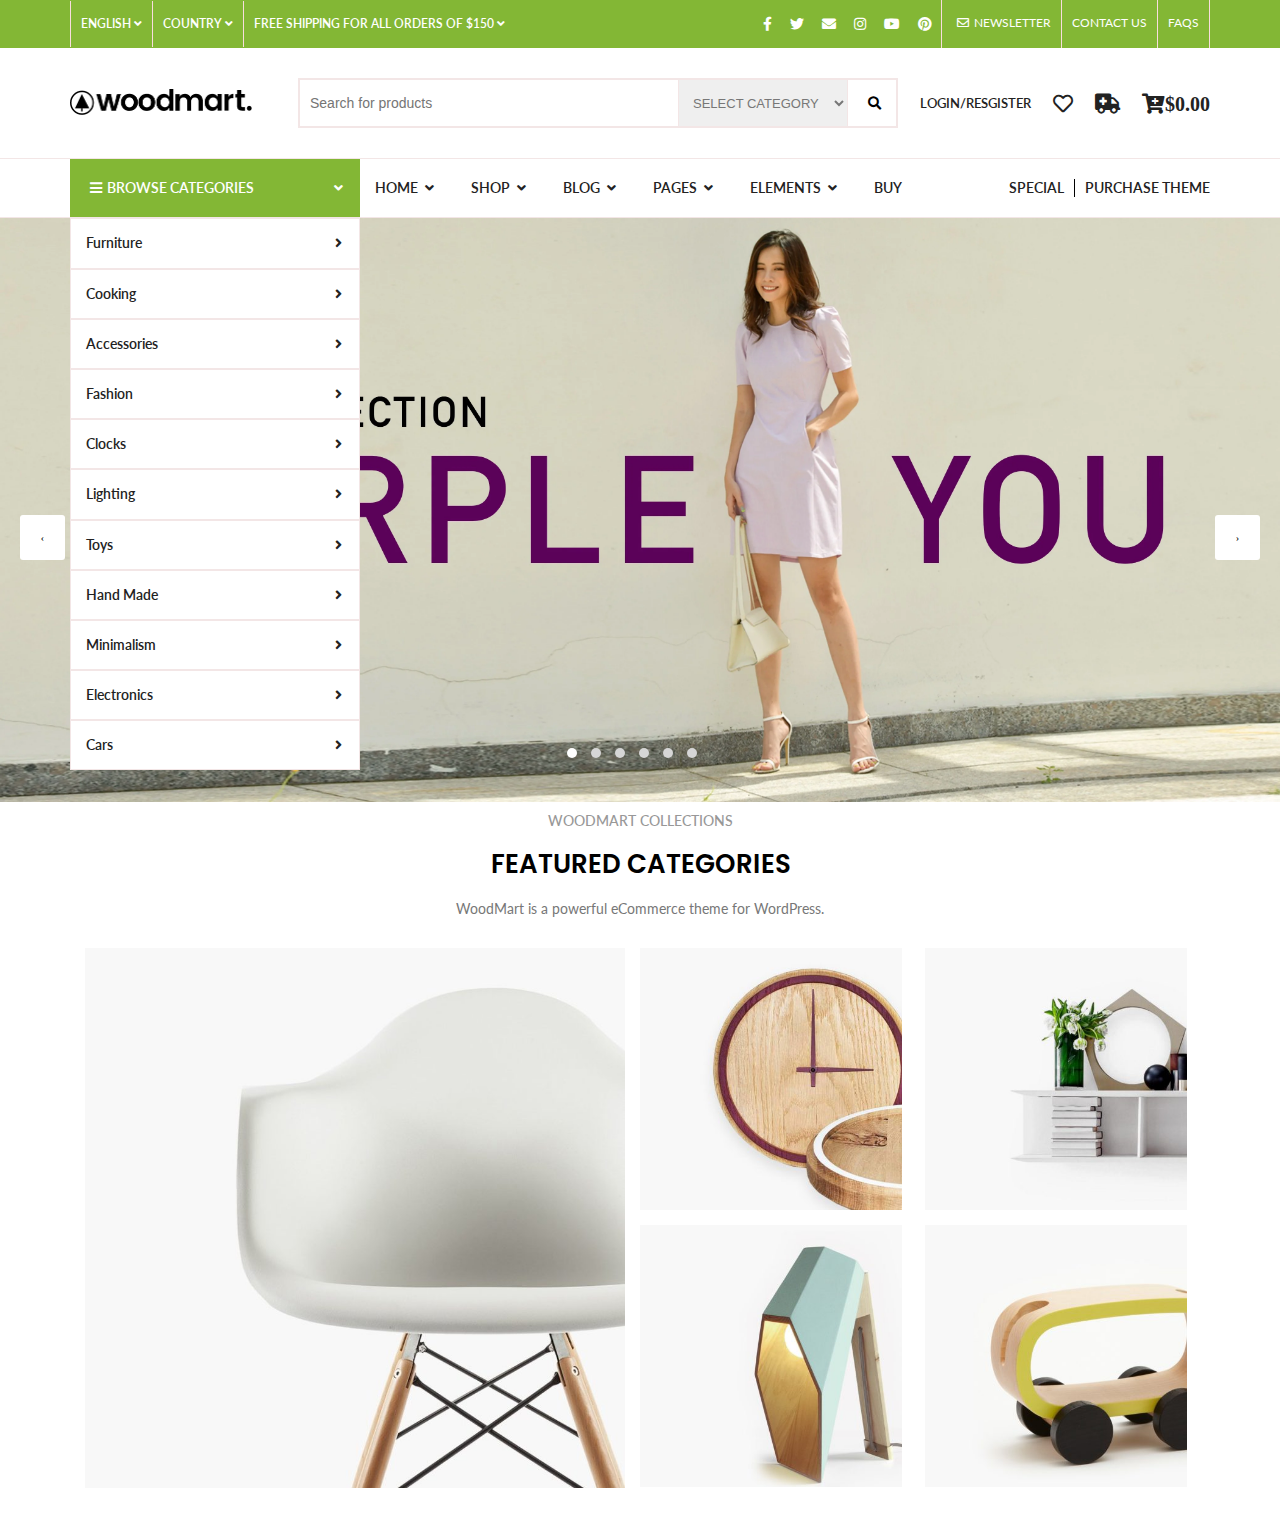
<file: projectFontEnd-3/index.html>
<!DOCTYPE html>
<html lang="en">

<head>
    <meta charset="UTF-8">
    <meta name="viewport" content="width=device-width, initial-scale=1.0">
    <title>Document</title>
    <link rel="stylesheet" href="assets/css/main.css">
    <link rel="stylesheet" href="https://use.fontawesome.com/releases/v5.6.3/css/all.css">
    <link href="https://fonts.googleapis.com/css2?family=Poppins:ital,wght@0,300;0,400;0,500;0,600;1,300;1,400;1,500;1,600&display=swap" rel="stylesheet">
    <link href="https://fonts.googleapis.com/css2?family=Lato:ital,wght@0,300;0,400;0,700;1,300;1,400&display=swap" rel="stylesheet">
    <link rel="stylesheet" href="https://cdnjs.cloudflare.com/ajax/libs/OwlCarousel2/2.3.4/assets/owl.carousel.min.css">
    <link rel="stylesheet" href="https://cdnjs.cloudflare.com/ajax/libs/OwlCarousel2/2.3.4/assets/owl.theme.default.min.css">
</head>

<body>
    <div class="wrapper">
        <div class="header">
            <div class="header__top">
                <ul class="top__money">
                    <li class="box">
                    </li>
                    <li><a href="#">english <span><i class="fas fa-angle-down"></i></span></a></li>
                    <li class="box">

                    </li>
                    <li><a href="#">country <span><i class="fas fa-angle-down"></i></span></a></li>
                    <li class="box">

                    </li>
                    <li><a href="#">free shipping for all orders of $150 <span><i class="fas fa-angle-down"></i></span></a></li>

                </ul>
                <ul class="top__contact">
                    <ul class="social">
                        <li><a href="#"><span><i class="fab fa-facebook-f"></i></span></a></li>
                        <li><a href="#"><span><i class="fab fa-twitter"></i></span></a></li>
                        <li><a href="#"><span><i class="fas fa-envelope"></i></span></a></li>
                        <li><a href="#"><span><i class="fab fa-instagram"></i></span></a></li>
                        <li><a href="#"><span><i class="fab fa-youtube"></i></span></a></li>
                        <li><a href="#"><span><i class="fab fa-pinterest"></i></span></a></li>
                    </ul>
                    <li class="box">

                    </li>
                    <li><a href="#"><span><i class="far fa-envelope"></i></span>newsletter </a></li>
                    <li class="box">

                    </li>
                    <li><a href="#">contact us</a></li>
                    <li class="box">

                    </li>
                    <li><a href="#">faqs</a></li>
                    <li class="box">

                    </li>
                </ul>
            </div>
            <div class="header__middle">
                <div class="middle__logo">
                    <a href="#"><img src="assets/img/logo.png" alt=""></a>

                </div>
                <div class="middle__search">
                    <input type="text" placeholder="Search for products">
                    <select name="SELECT CATEGORY">
                        <option value="Clocks">SELECT CATEGORY</option>
                        <option value="Clocks">Accessories</option>
                        <option value="Clocks">Clocks</option>
                        <option value="Clocks">Cooking</option>
                        <option value="Clocks">Furniture</option>
                        <option value="Clocks">Lighting</option>
                        <option value="Clocks">Other</option>
                        <option value="Clocks">Toys</option>
                        <option value="Clocks">Uncategorized</option>
                        <option value="Clocks">Cooking</option>
                        </select>
                    <button><i class="fas fa-search"></i></button>
                </div>
                <ul class="middle__cart">
                    <li>
                        <a href="#">login/resgister</a>
                    </li>
                    <li>
                        <a href="#"><span><i class="far fa-heart"></i></span></a>
                    </li>
                    <li>
                        <a href="#"><span><i class="fas fa-ambulance"></i></span></a>
                    </li>
                    <li>
                        <a href="#"><span><i class="fas fa-cart-plus">$0.00</i></span></a>
                    </li>
                </ul>
            </div>
            <div class="header__bottom">
                <ul class="bottom__menu">
                    <li class="active"><a href="#"><span><i class="fas fa-bars"></i></span>BROWSE CATEGORIES<span class="down"><i class="fas fa-angle-down"></i></span></a></li>
                    <li>
                        <a href="#">home <span><i class="fas fa-angle-down"></i></span></a>

                    </li>
                    <li><a href="#">shop <span><i class="fas fa-angle-down"></i></span></a></li>
                    <li><a href="#">blog <span><i class="fas fa-angle-down"></i></span></a></li>
                    <li><a href="#">pages <span><i class="fas fa-angle-down"></i></span></a></li>
                    <li><a href="#">elements <span><i class="fas fa-angle-down"></i></span></a></li>
                    <li><a href="#">buy</a></li>
                </ul>
                <ul class="bottom__offer">
                    <li><a href="#">special</a></li>
                    <li class="box"></li>
                    <li><a href="#">purchase theme</a></li>
                </ul>
            </div>
        </div>
        <div class="banner">
            <ul class="banner__category">
                <li><a href="#">Furniture <span><i class="fas fa-angle-right"></i></span></a></li>
                <li><a href="#">Cooking <span><i class="fas fa-angle-right"></i></span></a></li>
                <li><a href="#">Accessories <span><i class="fas fa-angle-right"></i></span></a></li>
                <li><a href="#">Fashion <span><i class="fas fa-angle-right"></i></span></a></li>
                <li><a href="#">Clocks <span><i class="fas fa-angle-right"></i></span></a></li>
                <li><a href="#">Lighting <span><i class="fas fa-angle-right"></i></span></a></li>
                <li><a href="#">Toys <span><i class="fas fa-angle-right"></i></span></a></li>
                <li><a href="#">Hand Made <span><i class="fas fa-angle-right"></i></span></a></li>
                <li><a href="#">Minimalism <span><i class="fas fa-angle-right"></i></span></a></li>
                <li><a href="#">Electronics <span><i class="fas fa-angle-right"></i></span></a></li>
                <li><a href="#">Cars <span><i class="fas fa-angle-right"></i></span></a></li>
            </ul>
            <div class="owl-carousel owl-theme">
                <div class="item">
                    <img src="assets/img/banner-1.png" alt="">
                </div>
                <div class="item">
                    <img src="assets/img/banner-1.png" alt="">
                </div>
                <div class="item">
                    <img src="assets/img/banner-1.png" alt="">
                </div>
                <div class="item">
                    <img src="assets/img/banner-1.png" alt="">
                </div>
                <div class="item">
                    <img src="assets/img/banner-1.png" alt="">
                </div>
                <div class="item">
                    <img src="assets/img/banner-1.png" alt="">
                </div>
            </div>
        </div>
        <div class="categories">
            <div class="container">
                <div class="categories__title">
                    <h3>WOODMART COLLECTIONS</h3>
                    <h2>FEATURED CATEGORIES</h2>
                    <p>WoodMart is a powerful eCommerce theme for WordPress.</p>
                </div>
                <div class="categories__img">
                    <div class="row">
                        <div class="col-lg-6 col-md-6 col-sm-12">
                            <div class="categories__left">
                                <a href="#"><img src="assets/img/cat-23-860x860.jpg" alt=""></a>
                            </div>
                        </div>
                        <div class="col-lg-6 col-md-6 col-sm-12">
                            <div class="categories__right">
                                <div class="row">

                                    <div class="right__img">
                                        <a href="#"><img src="assets/img/cat-klock-430x430.jpg" alt=""></a>
                                    </div>


                                    <div class="right__img">
                                        <a href="#"><img src="assets/img/cat-clock-3-430x430.jpg" alt=""></a>
                                    </div>


                                    <div class="right__img">
                                        <a href="#"><img src="assets/img/light-cat-5-430x430.jpg" alt=""></a>
                                    </div>


                                    <div class="right__img">
                                        <a href="#"><img src="assets/img/Toys-cat-1-430x430.jpg" alt=""></a>
                                    </div>

                                </div>
                            </div>
                        </div>
                    </div>
                </div>
            </div>
        </div>
    </div>
    <script src="https://code.jquery.com/jquery-3.5.1.min.js" integrity="sha256-9/aliU8dGd2tb6OSsuzixeV4y/faTqgFtohetphbbj0=" crossorigin="anonymous"></script>
    <script src="https://cdnjs.cloudflare.com/ajax/libs/OwlCarousel2/2.3.4/owl.carousel.min.js" integrity="sha512-bPs7Ae6pVvhOSiIcyUClR7/q2OAsRiovw4vAkX+zJbw3ShAeeqezq50RIIcIURq7Oa20rW2n2q+fyXBNcU9lrw==" crossorigin="anonymous"></script>
    <script src="assets/js/main.js"></script>
</body>

</html>
</file>
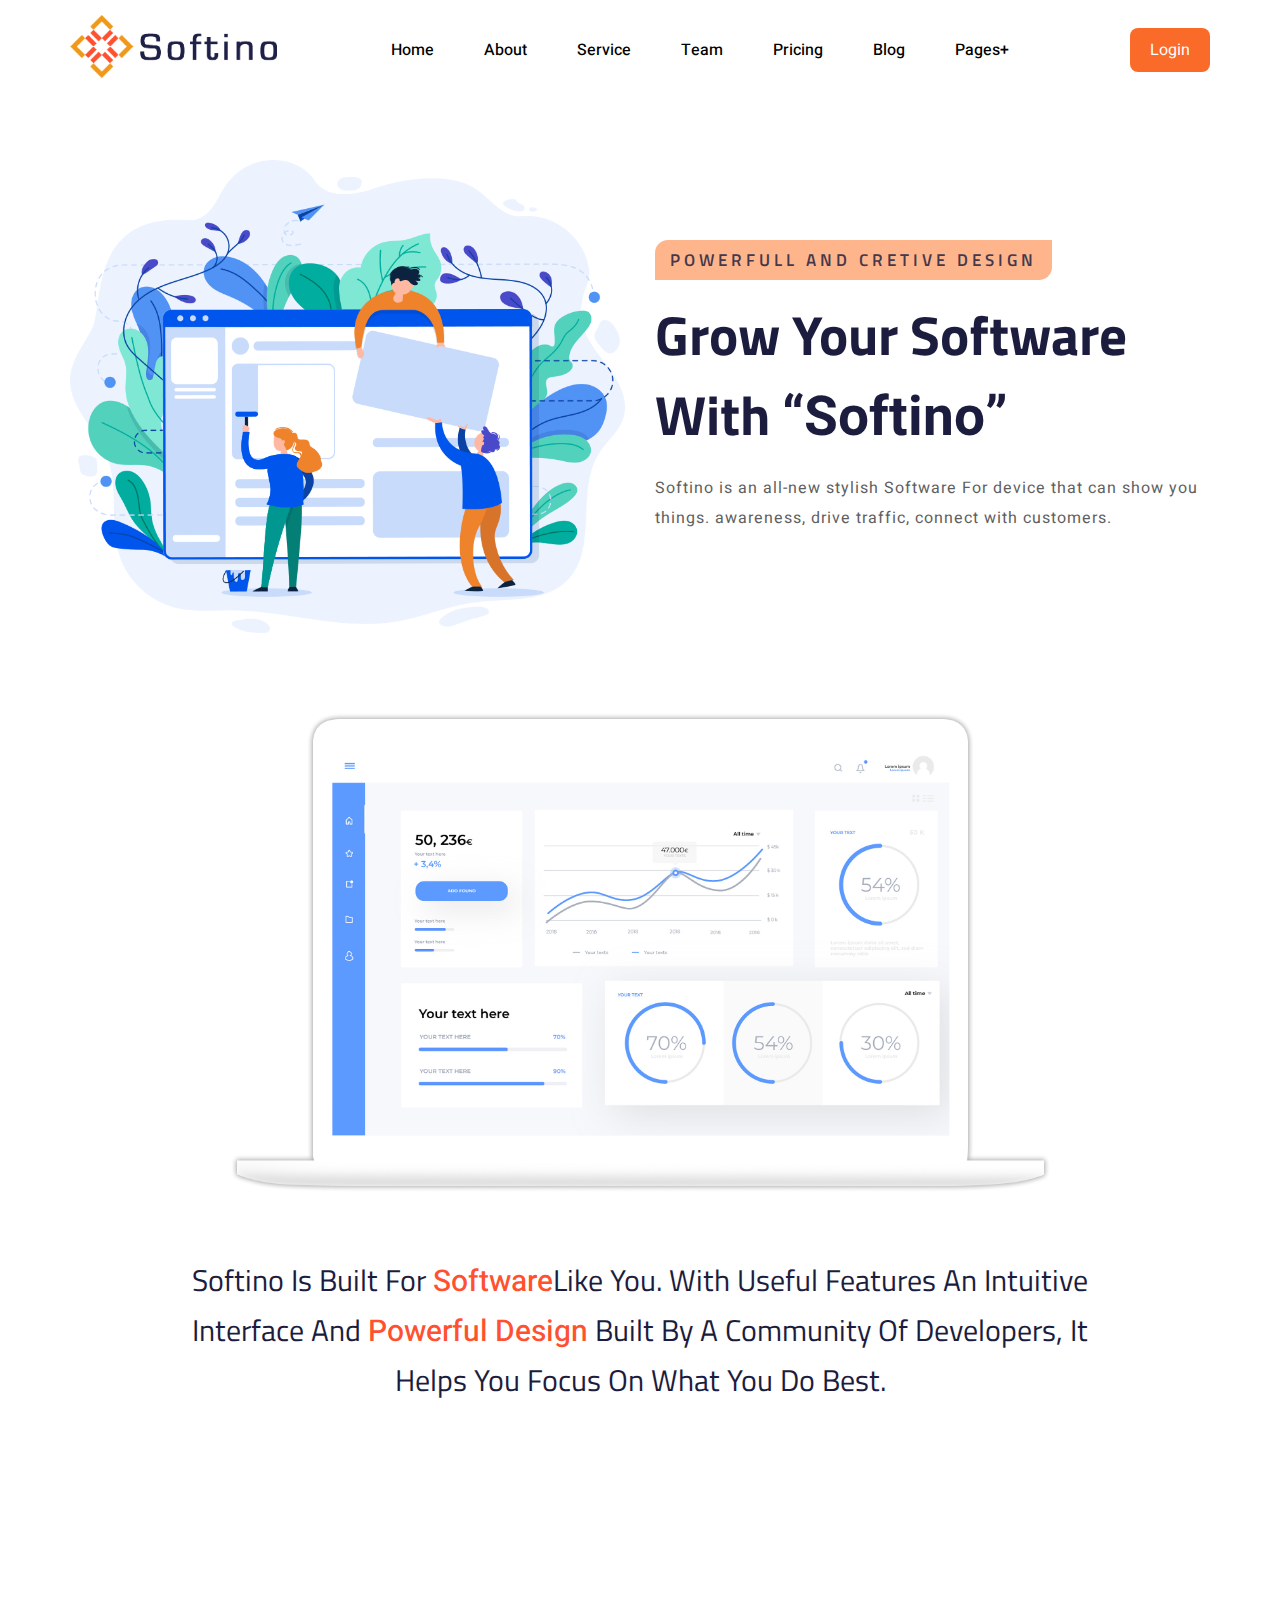
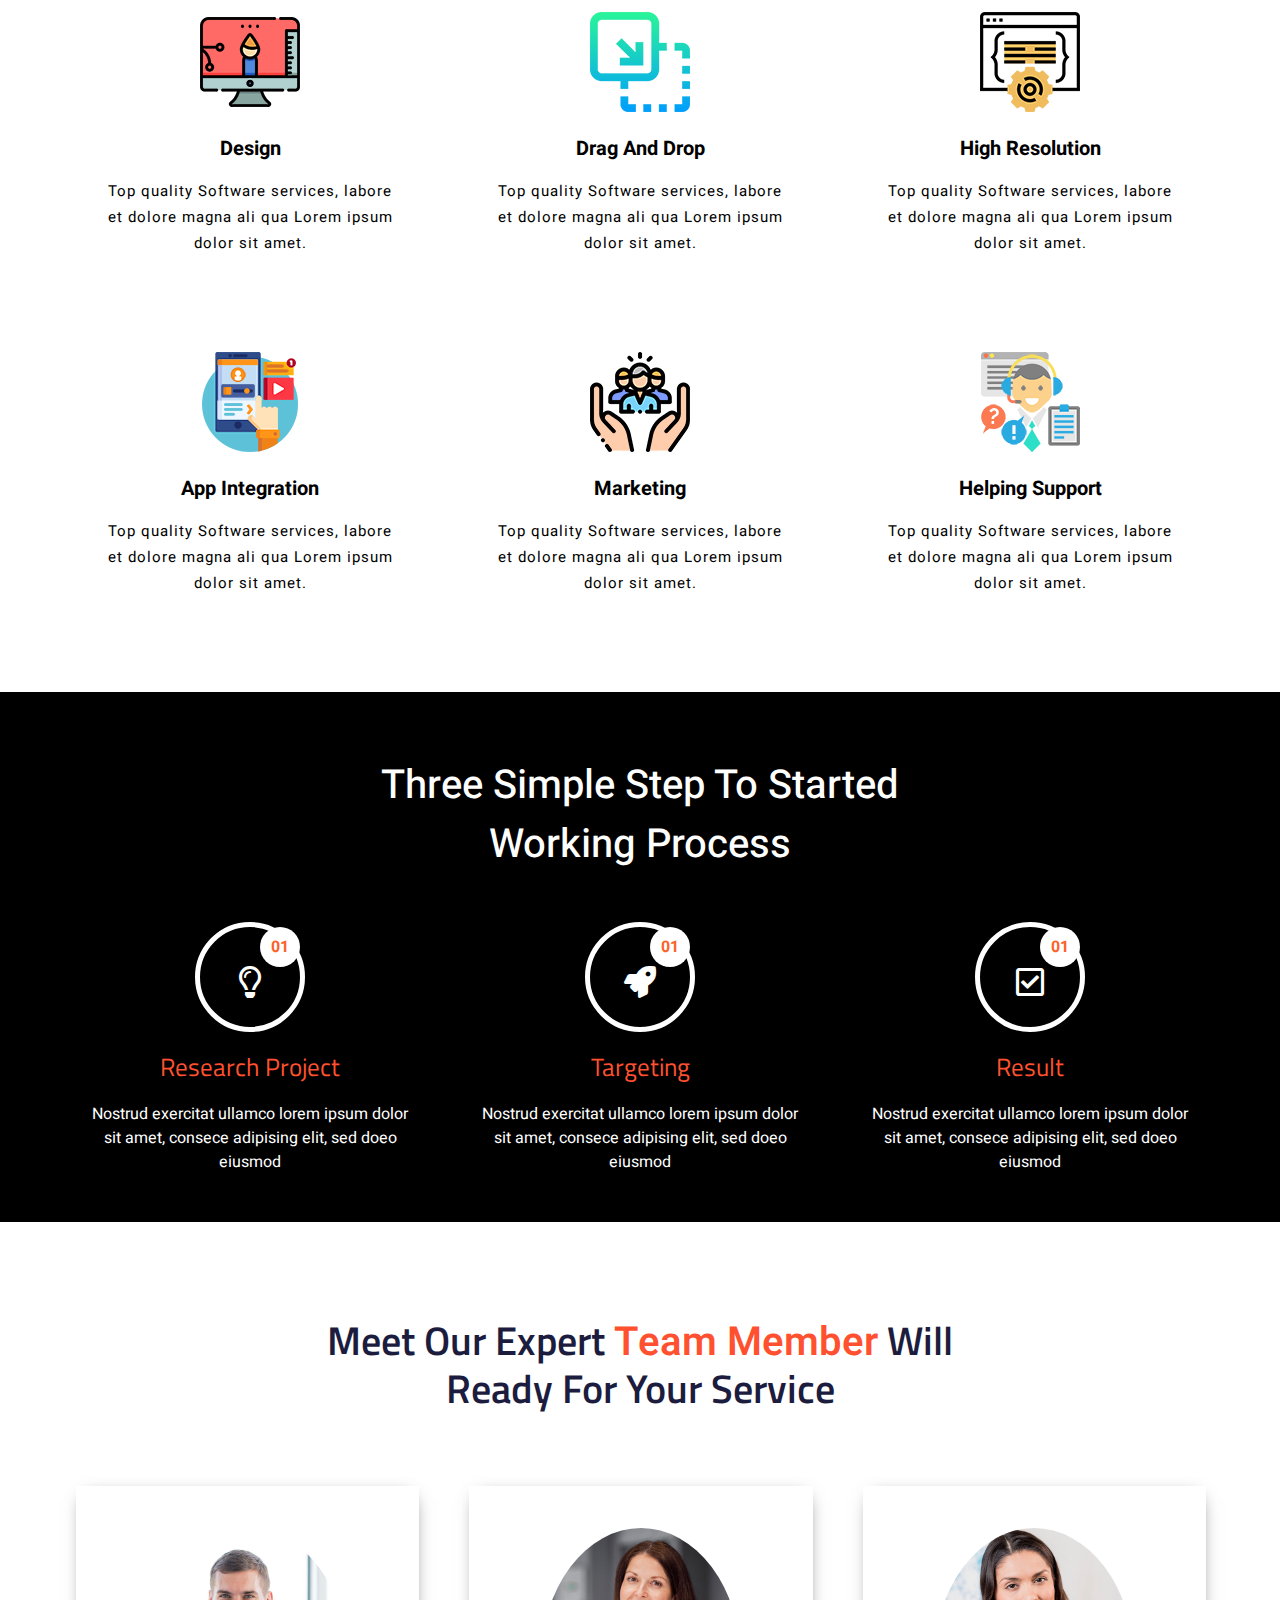
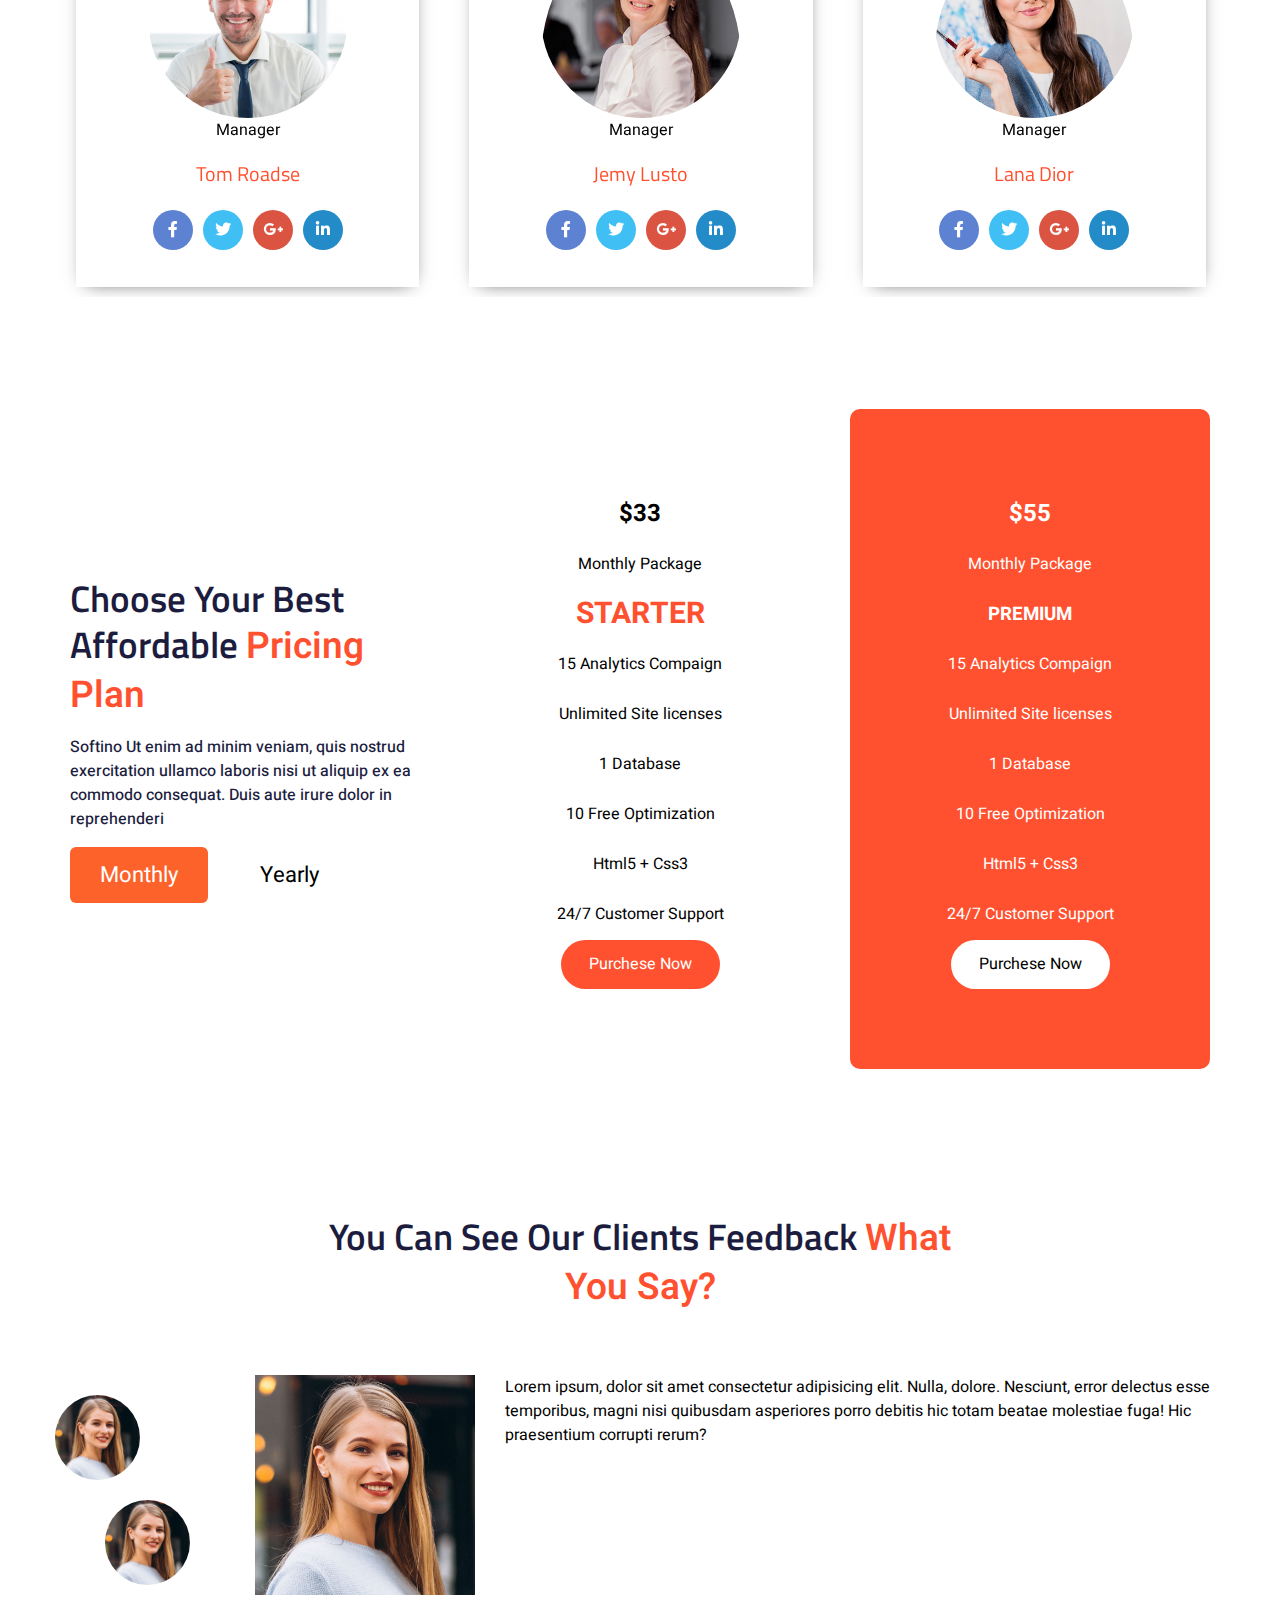
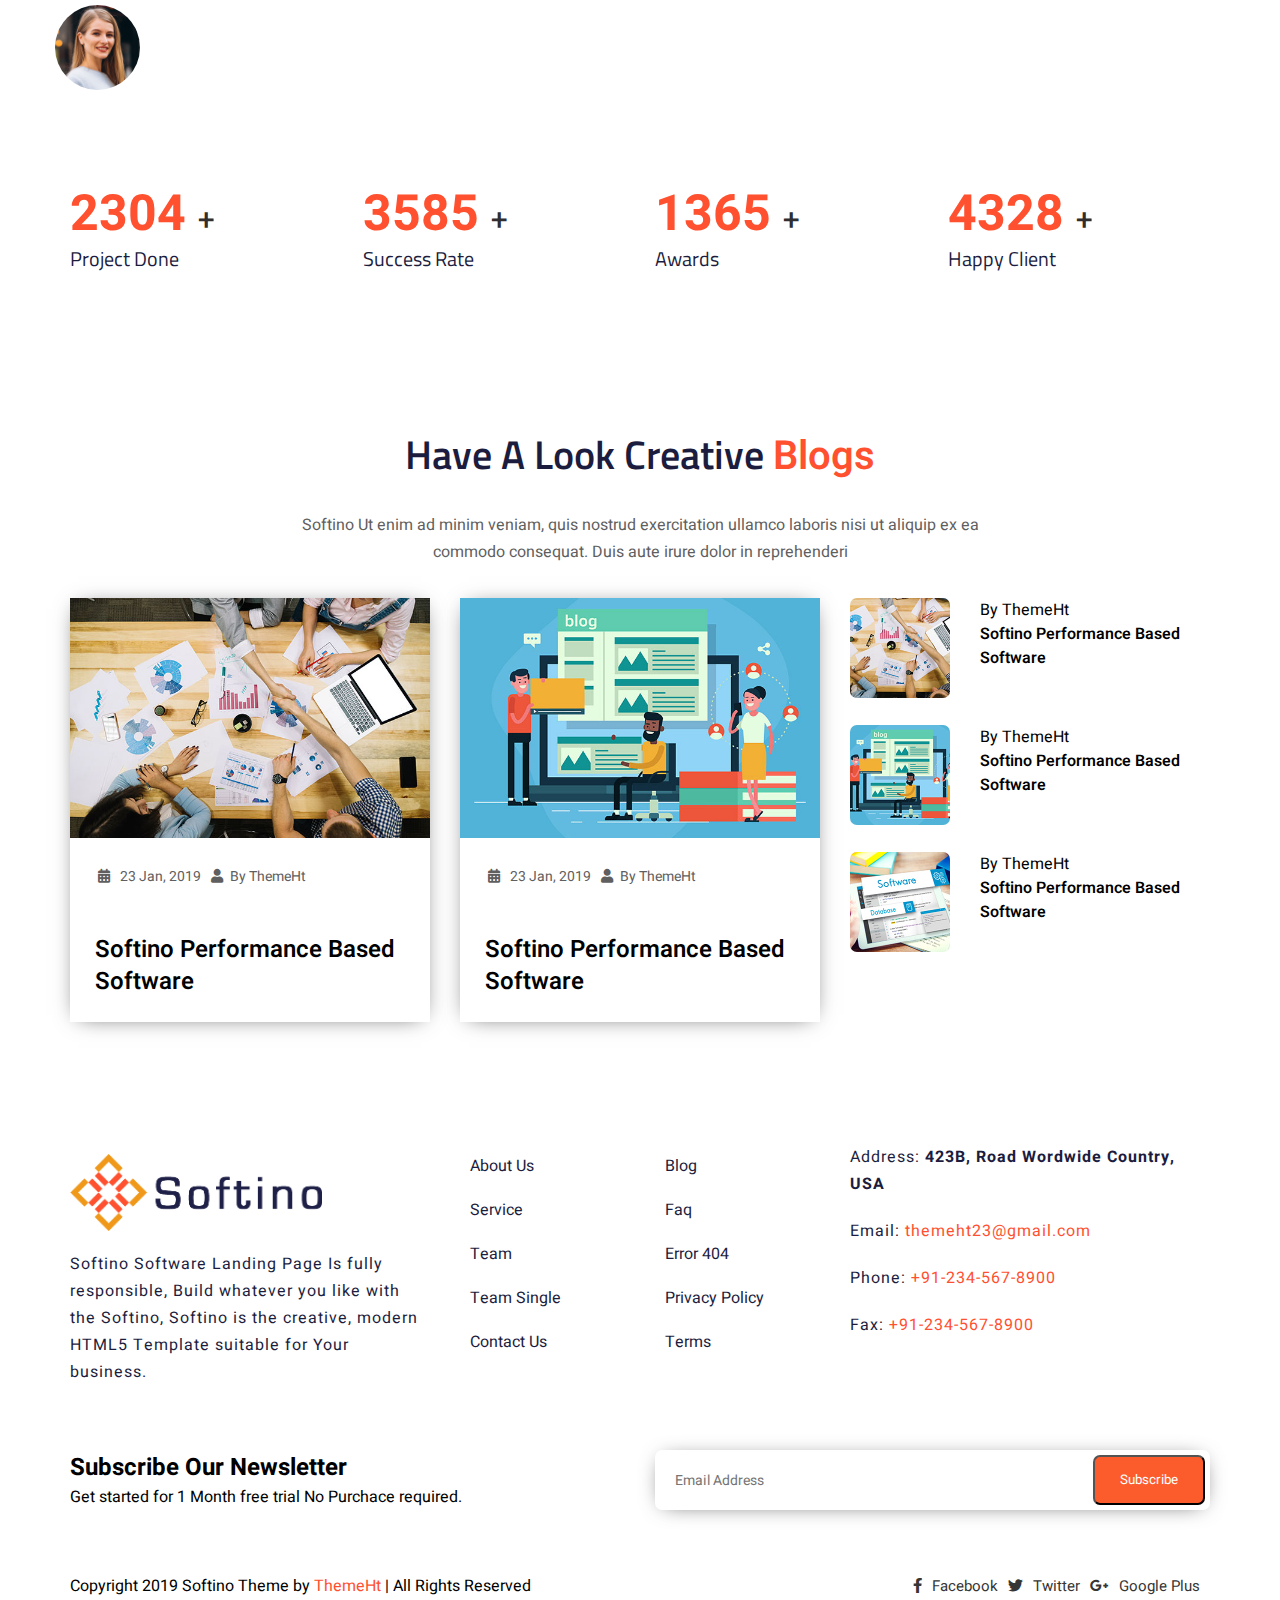
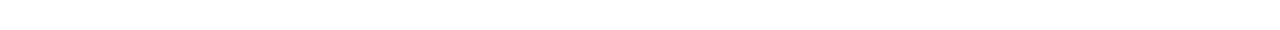
<file: projectFontEnd-4/index.html>
<!DOCTYPE html>
<html lang="en">

<head>
    <meta charset="UTF-8">
    <meta name="viewport" content="width=device-width, initial-scale=1.0">
    <title>Softino - Landing Page</title>
    <link rel="stylesheet" href="assets/css/style.css">
    <link rel="stylesheet" href="assets/css/grid.css">
    <link rel="stylesheet" href="https://cdn.jsdelivr.net/npm/animate.css@3.5.2/animate.min.css">
    <!-- or -->
    <link rel="stylesheet" href="https://cdnjs.cloudflare.com/ajax/libs/animate.css/3.5.2/animate.min.css">
    <link rel="stylesheet" href="https://cdnjs.cloudflare.com/ajax/libs/OwlCarousel2/2.3.4/assets/owl.carousel.min.css">
    <link rel="stylesheet" href="https://cdnjs.cloudflare.com/ajax/libs/OwlCarousel2/2.3.4/assets/owl.theme.default.min.css">
    <link href="https://fonts.googleapis.com/css2?family=Heebo:wght@200;300;400;500;600;700&display=swap" rel="stylesheet">
    <link href="https://fonts.googleapis.com/css2?family=Titillium+Web:ital,wght@0,200;0,300;0,400;0,600;0,700;1,200;1,300;1,400;1,600&display=swap" rel="stylesheet">
    <link rel="stylesheet" href="https://use.fontawesome.com/releases/v5.6.3/css/all.css">
    <link href="https://fonts.googleapis.com/css2?family=Nunito:ital,wght@0,400;0,600;0,700;1,300;1,400&display=swap" rel="stylesheet">
</head>

<body>

    <div class="wrapper">
        <!-- header  -->
        <div class="header">
            <div class="container">
                <div class="header__component">
                    <div class="header__logo">
                        <img src="assets/img/logo-color-3.png" alt="">
                    </div>
                    <ul class="header__menu">
                        <li><a href="#">Home</a></li>
                        <li><a href="#">About</a></li>
                        <li><a href="#">Service</a></li>
                        <li><a href="#">Team</a></li>
                        <li><a href="#">Pricing</a></li>
                        <li><a href="#">Blog</a></li>
                        <li><a href="#">Pages+</a></li>
                    </ul>
                    <div class="humberger">
                        <div class="line"></div>
                        <div class="line"></div>
                        <div class="line"></div>
                    </div>
                    <div class="header__login">
                        <a href="#">Login</a>
                    </div>
                </div>
            </div>
        </div>
        <!-- end-header -->
        <!-- banner -->
        <div class="banner">
            <div class="container">
                <div class="row">
                    <div class="col-lg-6 col-md-6 col-sm-12">
                        <div class="banner__img">
                            <img src="assets/img/banner.png" alt="">
                        </div>
                    </div>
                    <div class="col-lg-6 col-md-6 col-sm-12">
                        <div class="banner__content">
                            <h4> POWERFULL AND CRETIVE DESIGN</h4>

                            <h2> Grow Your Software With <span>“Softino”</span></h2>
                            <p> Softino is an all-new stylish Software For device that can show you things. awareness, drive traffic, connect with customers.</p>
                        </div>
                    </div>
                </div>
            </div>
        </div>
        <!-- end-banner -->
        <!-- banner-2 -->
        <div class=" banner2 ">
            <div class="container ">
                <div class="row ">
                    <div class="banner2__component ">
                        <div class="banner2__img ">
                            <img src="assets/img/banner-2.png " alt=" ">
                        </div>
                        <div class="banner2__content ">
                            <p>Softino Is Built For <span class="color ">Software</span>Like You. With Useful Features An Intuitive Interface And <span class="color ">Powerful Design</span> Built By A Community Of Developers, It Helps You Focus On What You
                                Do Best.</p>
                        </div>
                    </div>
                </div>
            </div>

        </div>
        <!-- end-banner-2 -->
        <!-- service -->
        <div class="service ">
            <div class="container">
                <div class="row ">
                    <div class="col-lg-4 col-md-4 col-sm-6 ">
                        <div class="service__item ">
                            <img src="assets/img/service-1.png " alt=" ">
                            <div class="service__title ">
                                <h4>Design</h4>
                            </div>
                            <div class="service__content ">
                                <p>Top quality Software services, labore et dolore magna ali qua Lorem ipsum dolor sit amet.</p>
                            </div>
                        </div>
                    </div>
                    <div class="col-lg-4 col-md-4 col-sm-6 ">
                        <div class="service__item ">
                            <img src="assets/img/service-2.png " alt=" ">
                            <div class="service__title ">
                                <h4>Drag And Drop</h4>
                            </div>
                            <div class="service__content ">
                                <p>Top quality Software services, labore et dolore magna ali qua Lorem ipsum dolor sit amet.</p>
                            </div>
                        </div>
                    </div>
                    <div class="col-lg-4 col-md-4 col-sm-6 ">
                        <div class="service__item ">
                            <img src="assets/img/service-3.png " alt=" ">
                            <div class="service__title ">
                                <h4>High Resolution</h4>
                            </div>
                            <div class="service__content ">
                                <p>Top quality Software services, labore et dolore magna ali qua Lorem ipsum dolor sit amet.</p>
                            </div>
                        </div>
                    </div>
                    <div class="col-lg-4 col-md-4 col-sm-6 ">
                        <div class="service__item ">
                            <img src="assets/img/service-4.png " alt=" ">
                            <div class="service__title ">
                                <h4>App Integration
                                </h4>
                            </div>
                            <div class="service__content ">
                                <p>Top quality Software services, labore et dolore magna ali qua Lorem ipsum dolor sit amet.</p>
                            </div>
                        </div>
                    </div>
                    <div class="col-lg-4 col-md-4 col-sm-6 ">
                        <div class="service__item ">
                            <img src="assets/img/service-5.png " alt=" ">
                            <div class="service__title ">
                                <h4>Marketing</h4>
                            </div>
                            <div class="service__content ">
                                <p>Top quality Software services, labore et dolore magna ali qua Lorem ipsum dolor sit amet.</p>
                            </div>
                        </div>
                    </div>
                    <div class="col-lg-4 col-md-4 col-sm-6 ">
                        <div class="service__item ">
                            <img src="assets/img/service-6.png " alt=" ">
                            <div class="service__title ">
                                <h4>Helping Support</h4>
                            </div>
                            <div class="service__content ">
                                <p>Top quality Software services, labore et dolore magna ali qua Lorem ipsum dolor sit amet.</p>
                            </div>
                        </div>
                    </div>
                </div>
            </div>
        </div>
        <!-- end-service -->
        <!-- process -->
        <div class="process ">
            <div class="container ">
                <div class="process__title ">
                    <h2>Three Simple Step To Started Working Process</h2>
                </div>
                <div class="row ">
                    <div class="col-lg-4 col-md-4 col-sm-12 ">
                        <div class="process__item ">
                            <div class="process__icon ">
                                <span><i class="far fa-lightbulb "></i></span>
                                <div class="process__number ">
                                    <p>01</p>
                                </div>
                            </div>
                            <div class="process__content ">
                                <h5>Research Project</h5>
                                <p>Nostrud exercitat ullamco lorem ipsum dolor sit amet, consece adipising elit, sed doeo eiusmod</p>
                            </div>
                        </div>
                    </div>
                    <div class="col-lg-4 col-md-4 col-sm-12 ">
                        <div class="process__item ">
                            <div class="process__icon ">
                                <span><i class="fas fa-rocket "></i></span>
                                <div class="process__number ">
                                    <p>01</p>
                                </div>
                            </div>
                            <div class="process__content ">
                                <h5>Targeting</h5>
                                <p>Nostrud exercitat ullamco lorem ipsum dolor sit amet, consece adipising elit, sed doeo eiusmod</p>
                            </div>
                        </div>
                    </div>
                    <div class="col-lg-4 col-md-4 col-sm-12 ">
                        <div class="process__item ">
                            <div class="process__icon ">
                                <span><i class="far fa-check-square "></i></span>
                                <div class="process__number ">
                                    <p>01</p>
                                </div>
                            </div>
                            <div class="process__content ">
                                <h5>Result</h5>
                                <p>Nostrud exercitat ullamco lorem ipsum dolor sit amet, consece adipising elit, sed doeo eiusmod</p>
                            </div>
                        </div>
                    </div>
                </div>
            </div>
        </div>
        <!-- end-process -->
        <!-- team -->
        <div class="team ">
            <div class="container ">
                <div class="team__title ">
                    <h2>Meet Our Expert <span class="color ">Team Member</span> Will Ready For Your Service</h2>
                </div>
                <div class="row ">
                    <div class="owl-carousel owl-theme ">
                        <div class="item ">
                            <div class="team__item ">
                                <div class="team__img ">
                                    <img src="assets/img/team-1.jpg " alt=" ">
                                    <a href="# "></a>
                                </div>
                                <div class="team__content ">
                                    <spane>Manager</spane>
                                    <h5>Tom Roadse</h5>
                                    <ul class="menu__icon ">
                                        <li><a href="# " class="fb "><span><i class="fab fa-facebook-f "></i></span></a></li>
                                        <li><a href="# " class="tw "><span><i class="fab fa-twitter "></i></i></span></a></li>
                                        <li><a href="# " class="gg "><span><i class="fab fa-google-plus-g "></i></span></a></li>
                                        <li><a href="# " class="in "><span><i class="fab fa-linkedin-in "></i></i></span></a></li>
                                    </ul>
                                </div>
                            </div>
                        </div>
                        <div class="item ">
                            <div class="team__item ">
                                <div class="team__img ">
                                    <img src="assets/img/team-2.jpg " alt=" ">
                                    <a href="# "></a>
                                </div>
                                <div class="team__content ">
                                    <spane>Manager</spane>
                                    <h5>Jemy Lusto</h5>
                                    <ul class="menu__icon ">
                                        <li><a href="# " class="fb "><span><i class="fab fa-facebook-f "></i></span></a></li>
                                        <li><a href="# " class="tw "><span><i class="fab fa-twitter "></i></i></span></a></li>
                                        <li><a href="# " class="gg "><span><i class="fab fa-google-plus-g "></i></span></a></li>
                                        <li><a href="# " class="in "><span><i class="fab fa-linkedin-in "></i></i></span></a></li>
                                    </ul>
                                </div>

                            </div>
                        </div>
                        <div class="item ">
                            <div class="team__item ">
                                <div class="team__img ">
                                    <img src="assets/img/team-3.jpg " alt=" ">
                                    <a href="# "></a>
                                </div>
                                <div class="team__content ">
                                    <spane>Manager</spane>
                                    <h5>Lana Dior</h5>
                                    <ul class="menu__icon ">
                                        <li><a href="# " class="fb "><span><i class="fab fa-facebook-f "></i></span></a></li>
                                        <li><a href="# " class="tw "><span><i class="fab fa-twitter "></i></i></span></a></li>
                                        <li><a href="# " class="gg "><span><i class="fab fa-google-plus-g "></i></span></a></li>
                                        <li><a href="# " class="in "><span><i class="fab fa-linkedin-in "></i></i></span></a></li>
                                    </ul>
                                </div>

                            </div>
                        </div>
                        <div class="item ">
                            <div class="team__item ">
                                <div class="team__img ">
                                    <img src="assets/img/team-4.jpg " alt=" ">
                                    <a href="# "></a>
                                </div>
                                <div class="team__content ">
                                    <spane>Manager</spane>
                                    <h5>Jemy Lusto</h5>
                                    <ul class="menu__icon ">
                                        <li><a href="# " class="fb "><span><i class="fab fa-facebook-f "></i></span></a></li>
                                        <li><a href="# " class="tw "><span><i class="fab fa-twitter "></i></i></span></a></li>
                                        <li><a href="# " class="gg "><span><i class="fab fa-google-plus-g "></i></span></a></li>
                                        <li><a href="# " class="in "><span><i class="fab fa-linkedin-in "></i></i></span></a></li>
                                    </ul>
                                </div>
                            </div>
                        </div>
                    </div>
                </div>
            </div>
        </div>
        <!-- end-team -->
        <!-- price -->
        <div class="price ">
            <div class="container ">
                <div class="row ">
                    <div class="price__component ">
                        <div class="col-lg-4 col-md-4 col-sm-12 ">
                            <div class="price__content ">
                                <h2>Choose Your Best Affordable <span class="color ">Pricing Plan</span></h2>
                                <p>Softino Ut enim ad minim veniam, quis nostrud exercitation ullamco laboris nisi ut aliquip ex ea commodo consequat. Duis aute irure dolor in reprehenderi</p>
                                <a href="# " class="mon ">Monthly</a>
                                <a href="# " class="yea ">Yearly</a>
                            </div>
                        </div>
                        <div class="col-lg-4 col-md-4 col-sm-6 ">
                            <div class="price__start ">
                                <h2><span>$</span>33</h2>
                                <p>Monthly Package</p>
                                <h3><span class="color ">STARTER</span></h3>
                                <p>15 Analytics Compaign</p>
                                <p>Unlimited Site licenses </p>
                                <p>1 Database</p>
                                <p>10 Free Optimization</p>
                                <p>Html5 + Css3 </p>
                                <p>24/7 Customer Support</p>
                                <a href=" ">Purchese Now</a>
                            </div>
                        </div>
                        <div class="col-lg-4 col-md-4 col-sm-6 ">
                            <div class="price__premium ">
                                <h2><span>$</span>55</h2>
                                <p>Monthly Package</p>
                                <h3>PREMIUM</h3>
                                <p>15 Analytics Compaign</p>
                                <p>Unlimited Site licenses </p>
                                <p>1 Database</p>
                                <p>10 Free Optimization</p>
                                <p>Html5 + Css3 </p>
                                <p>24/7 Customer Support</p>
                                <a href=" ">Purchese Now</a>
                            </div>
                        </div>
                    </div>
                </div>
            </div>
        </div>
        <!-- end-price -->
        <!-- feedback -->
        <div class="feedback ">
            <div class="container ">
                <div class="feedback__content ">
                    <h2>You Can See Our Clients Feedback <span class="color ">What You Say?</span></h2>
                </div>

                <div class="row ">
                    <div class="feedback__item ">
                        <div class="row ">
                            <div class="col-lg-2 col-md-2 col-sm-4 ">
                                <div class="feedback__left ">
                                    <div class="feedback__img ">
                                        <a href="# "><img src="assets/img/03.jpg " alt=" "></a>
                                    </div>
                                    <div class="feedback__img active ">
                                        <a href="# "><img src="assets/img/03.jpg " alt=" "></a>
                                    </div>
                                    <div class="feedback__img ">
                                        <a href="# "><img src="assets/img/03.jpg " alt=" "></a>
                                    </div>
                                </div>

                            </div>
                            <div class="col-lg-10 col-md-10 col-sm-8 ">
                                <div class="row ">
                                    <div class="col-lg-3 col-md-3 col-sm-12 ">
                                        <div class="feedback__img ">
                                            <img src="assets/img/03.jpg " alt=" ">
                                        </div>
                                    </div>
                                    <div class="col-lg-9 col-md-9 col-sm-12 ">
                                        <div class="feeback__content ">
                                            <p>Lorem ipsum, dolor sit amet consectetur adipisicing elit. Nulla, dolore. Nesciunt, error delectus esse temporibus, magni nisi quibusdam asperiores porro debitis hic totam beatae molestiae fuga! Hic praesentium
                                                corrupti rerum?
                                            </p>
                                        </div>
                                    </div>
                                </div>

                            </div>
                        </div>
                    </div>
                </div>
            </div>
        </div>
        <!-- end-feedback -->
        <!-- number -->
        <div class="number ">
            <div class="container ">
                <div class="row ">
                    <div class="col-lg-3 col-md-3 col-sm-6 ">
                        <div class="number__item ">
                            <h2>2304 <span>+</span></h2>
                            <p>Project Done</p>
                        </div>
                    </div>
                    <div class="col-lg-3 col-md-3 col-sm-6 ">
                        <div class="number__item ">
                            <h2>3585 <span>+</span></h2>
                            <p>Success Rate</p>
                        </div>
                    </div>
                    <div class="col-lg-3 col-md-3 col-sm-6 ">
                        <div class="number__item ">
                            <h2>1365 <span>+</span></h2>
                            <p>Awards</p>
                        </div>
                    </div>
                    <div class="col-lg-3 col-md-3 col-sm-6 ">
                        <div class="number__item ">
                            <h2>4328 <span>+</span></h2>
                            <p>Happy Client</p>
                        </div>
                    </div>
                </div>
            </div>
        </div>
        <!-- end-number -->
        <!-- blog -->
        <div class="blog ">
            <div class="container ">
                <div class="blog__title ">
                    <h2>Have A Look Creative <span class="color ">Blogs</span></h2>
                    <p>Softino Ut enim ad minim veniam, quis nostrud exercitation ullamco laboris nisi ut aliquip ex ea commodo consequat. Duis aute irure dolor in reprehenderi</p>
                </div>
                <div class="row ">
                    <div class="col-lg-4 col-md-12 col-sm-12 ">
                        <div class="blog__item ">
                            <img src="assets/img/blog-1.jpg " alt=" ">
                            <div class="blog__time ">
                                <span><i class="fas fa-calendar-alt "></i></span> 23 Jan, 2019 <span><i class="fas fa-user "></i></span>By ThemeHt
                            </div>
                            <div class="blog__content ">
                                <h4><a href="# ">Softino Performance Based Software</a></h4>
                            </div>
                        </div>
                    </div>
                    <div class="col-lg-4 col-md-12 col-sm-12 ">
                        <div class="blog__item ">
                            <img src="assets/img/blog-2.jpg " alt=" ">
                            <div class="blog__time ">
                                <span><i class="fas fa-calendar-alt "></i></span> 23 Jan, 2019 <span><i class="fas fa-user "></i></span>By ThemeHt
                            </div>
                            <div class="blog__content ">
                                <h4><a href="# ">Softino Performance Based Software</a></h4>
                            </div>
                        </div>
                    </div>
                    <div class="col-lg-4 col-md-12 col-sm-12 ">
                        <ul class="blog__component ">

                            <li class="item ">
                                <div class="row ">
                                    <div class="col-lg-4 col-md-4 col-xs-4 ">
                                        <img src="assets/img/blog-3.jpg " alt=" ">
                                    </div>
                                    <div class="col-lg-8 col-md-8 col-xs-8 ">
                                        <div class="item__content ">
                                            <p>By ThemeHt</p>
                                            <a href="# ">Softino Performance Based Software</a>
                                        </div>
                                    </div>
                                </div>
                            </li>
                            <li class="item ">
                                <div class="row ">
                                    <div class="col-lg-4 col-md-4 col-xs-4 ">
                                        <img src="assets/img/blog-4.jpg " alt=" ">
                                    </div>
                                    <div class="col-lg-8 col-md-8 col-xs-8 ">
                                        <div class="item__content ">
                                            <p>By ThemeHt</p>
                                            <a href="# ">Softino Performance Based Software</a>
                                        </div>
                                    </div>
                                </div>
                            </li>
                            <li class="item ">
                                <div class="row ">
                                    <div class="col-lg-4 col-md-4 col-xs-4 ">
                                        <img src="assets/img/blog-5.jpg " alt=" ">
                                    </div>
                                    <div class="col-lg-8 col-md-8 col-xs-8 ">
                                        <div class="item__content ">
                                            <p>By ThemeHt</p>
                                            <a href="# ">Softino Performance Based Software</a>
                                        </div>
                                    </div>
                                </div>
                            </li>
                        </ul>
                    </div>
                </div>
            </div>
        </div>
        <!-- end-blog -->
        <!-- footer-top -->
        <div class="footer__top ">
            <div class="container ">
                <div class="row ">
                    <div class="col-lg-4 col-md-12 col-sm-12 ">
                        <div class="footer__intro ">
                            <img src="assets/img/logo-color-3.png " alt=" ">
                            <p>Softino Software Landing Page Is fully responsible, Build whatever you like with the Softino, Softino is the creative, modern HTML5 Template suitable for Your business.</p>
                        </div>
                    </div>
                    <div class="col-lg-4 col-md-12 col-sm-12 ">
                        <div class="row ">
                            <div class="col-lg-6 col-md-6 col-sm-6 ">
                                <ul class="top__list ">
                                    <li><a href="# ">About Us</a></li>
                                    <li><a href="# ">Service</a></li>
                                    <li><a href="# ">Team</a></li>
                                    <li><a href="# ">Team Single</a></li>
                                    <li><a href="# ">Contact Us</a></li>
                                </ul>
                            </div>
                            <div class="col-lg-6 col-md-6 col-sm-6 ">
                                <ul class="top__list ">
                                    <li><a href="# ">Blog</a></li>
                                    <li><a href="# ">Faq</a></li>
                                    <li><a href="# ">Error 404</a></li>
                                    <li><a href="# ">Privacy Policy</a></li>
                                    <li><a href="# ">Terms</a></li>
                                </ul>
                            </div>
                        </div>
                    </div>
                    <div class="col-lg-4 col-md-12 col-sm-12 ">
                        <ul class="top__menu ">
                            <li>
                                <p>Address: <b>423B, Road Wordwide Country, USA</b></p>
                            </li>
                            <li>
                                <p>Email: <span class="color ">themeht23@gmail.com</span></p>
                            </li>
                            <li>
                                <p>Phone: <span class="color ">+91-234-567-8900</span></p>
                            </li>
                            <li>
                                <p>Fax: <span class="color ">+91-234-567-8900</span></p>
                            </li>
                        </ul>
                    </div>
                </div>
            </div>
        </div>
        <!-- end-footer-top -->
        <!-- subscribe  -->
        <div class="subscribe ">
            <div class="container ">
                <div class="row ">
                    <div class="col-lg-6 col-md-12 col-sm-12 ">
                        <div class="subscribe__title ">
                            <h2>Subscribe Our Newsletter</h2>
                            <p>Get started for 1 Month free trial No Purchace required.</p>
                        </div>

                    </div>
                    <div class="col-lg-6 col-md-12 col-sm-12 ">
                        <div class="subscribe__email ">
                            <form action="# ">
                                <input type="text " placeholder="Email Address ">
                                <button>Subscribe</button>
                            </form>
                        </div>

                    </div>
                </div>
            </div>
        </div>
        <!-- end-subscribe  -->
        <!-- footer-bottom -->
        <div class="footer__bottom ">
            <div class="container ">
                <div class="bottom__component ">
                    <div class="row ">
                        <div class="col-lg-6 ">
                            <div class="bottom__left ">
                                <p>Copyright 2019 Softino Theme by <span class="color ">ThemeHt</span> | All Rights Reserved</p>
                            </div>
                        </div>
                        <div class="col-lg-6 ">
                            <ul class="bottom__right ">
                                <li><a href="# "><span><i class="fab fa-facebook-f "></i></span>Facebook</a></li>
                                <li><a href="# "><span><i class="fab fa-twitter "></i></span>Twitter</a></li>
                                <li><a href="# "><span><i class="fab fa-google-plus-g "></i></span>Google Plus</a></li>
                            </ul>
                        </div>

                    </div>
                </div>
            </div>
        </div>
        <!-- end-footer-bottom -->
    </div>
    <script src="https://code.jquery.com/jquery-3.5.1.min.js " integrity="sha256-9/aliU8dGd2tb6OSsuzixeV4y/faTqgFtohetphbbj0=" crossorigin=" anonymous "></script>
    <script src="https://cdnjs.cloudflare.com/ajax/libs/OwlCarousel2/2.3.4/owl.carousel.min.js " integrity="sha512-bPs7Ae6pVvhOSiIcyUClR7/q2OAsRiovw4vAkX+zJbw3ShAeeqezq50RIIcIURq7Oa20rW2n2q+fyXBNcU9lrw==" crossorigin=" anonymous "></script>
    <script src="assets/js/main.js "></script>

</body>

</html>
</file>
<file: project-1/assets/css/style.css>
* {
    padding: 0;
    margin 0;
    box-sizing: border-box;
    font-family: 'Roboto', sans-serif;
}

.wrapper {}

.container {
    width: 595px;
    margin: 0 auto;
}

ul {
    list-style: none;
}

a {
    text-decoration: none;
}


/* =============header============= */

.header {
    background-color: #f5f5f5;
    height: 50px;
    display: flex;
    justify-content: center;
    align-items: center;
}

.logo__icon {
    width: 35px;
    height: 35px;
    display: flex;
    justify-content: center;
    align-items: center;
    border-radius: 50%;
}

.icon__item {
    width: 8px;
    height: 8px;
    background-color: #000;
    border-radius: 50%;
}

.header__logo {
    align-items: center;
    display: flex;
}

.header__component {
    display: flex;
    justify-content: space-between;
    align-items: center;
}

.header__logo .logo__content p {
    font-size: 26px;
    font-weight: 400;
}

.header__title h3 {
    font-size: 13px;
    font-weight: 600;
}


/* ===============end-header============== */


/* -=========main============ */

.main .main__title {
    text-align: center;
}

.main .main__title h3 {
    font-size: 18px;
}

.banner__content {
    display: flex;
    padding-bottom: 30px;
}

.item__content p {
    padding-right: 20px;
    font-size: 12px;
}

.main__product {
    padding: 3rem 0;
}

.main__product .product__title {
    padding: 5px 0;
    border-top: 1px solid #000;
    border-bottom: 1px solid #000;
}

.main__product .product__title p {
    font-size: 13px;
}

.product__component {
    display: flex;
    padding: 30px 0;
}

.product__item {
    flex-basis: calc(100%/3);
    padding: 0 5px;
}

.product__content {
    padding: 0 5px;
}

.product__content span {
    font-weight: 400;
    color: #dadad2;
}

img {
    width: 100%;
    display: block;
}

.product__item h4 {
    font-size: 13px;
}

.product__item p {
    font-size: 13px;
}

.product__now {
    text-align: center;
}

.fas {
    font-weight: 900;
    padding-left: 3rem;
}

.product__now a,
.item__content a {
    color: #000;
    display: inline-block;
    padding: 10px 15px;
    font-size: 14px;
    font-weight: 700;
    background-color: #dadad2;
    border-radius: 3px;
}

.bannerTwo {
    position: relative;
}

.bannerTwo__content {
    top: 10px;
    left: 20px;
    position: absolute;
}

.bannerTwo__content h2 {
    color: #fff;
    font-size: 28px;
    letter-spacing: 5px;
}

.bannerTwo__content a {
    color: #fff;
    letter-spacing: 4px;
    border-bottom: 1px solid #fff;
}

.main__bannerTwo p {
    display: inline-block;
}

.main__bannerTwo a {
    border-bottom: 1px solid;
    color: #d1d1d1;
}


/* -=========end-main============ */


/* =============footer================ */

.footer {
    background-color: #f5f5f5;
    margin: 2rem 0;
}

.footer__menu {
    display: flex;
    justify-content: center;
    align-items: center;
    padding: 3px 0;
}

.footer__menu li a {
    padding: 10px;
    color: #000;
    font-weight: 700;
    display: inline-block;
}

.box {
    background-color: #000;
    width: 2px;
    height: 15px;
}


/* =============end-footer================ */
</file>
<file: projectFontEnd-1/assets/css/style.css>
* {
    margin: 0;
    padding: 0;
    box-sizing: border-box;
    font-family: 'Quicksand', sans-serif;
}

input {
    outline: none;
}

ul,
ol {
    list-style: none;
}

a {
    text-decoration: none;
}

html {}

.wrapper {}

.container {
    width: 1170px;
    padding: 0 15px;
    margin: 0 auto;
}


/* =============start-header==================== */

.header {}

.header__top {
    text-align: center;
    background-color: #F3F3F3;
    padding: 5px 0;
}

.header__top p {
    font-size: 12px;
    line-height: 1.7;
}

.mid__component {
    display: flex;
    justify-content: space-between;
    padding: 20px 0;
    align-items: center;
}

.header__mid .header__logo img {
    width: 100px;
}

.header__mid .header__funcion {
    display: flex;
}

.header__mid .header__funcion .fas {
    color: #000;
}

.header__mid .header__funcion i {
    font-size: 20px;
}

.header__menu {
    display: flex;
    justify-content: center;
    position: relative;
}

.header__menu .list-item:hover .drop-menu {
    display: block;
}

.header__menu .drop-menu {
    top: 100%;
    background: #fff;
    position: absolute;
    z-index: 999;
    display: none;
}

.header__menu .drop-menu a {
    padding: 9px 18px;
    text-align: left;
    display: block;
    border-bottom: 1px solid rgb(240, 206, 206);
}

.header__menu li a {
    display: inline-block;
    padding: 15px;
    font-size: 15px;
    color: #000;
    font-weight: 450;
}

.header__menu li a:hover {
    color: red;
}

.header__menu li a i {
    font-size: 15px;
    margin-left: 7px;
}

.header__icon {
    display: none;
}

.header__search {
    display: none;
}

.funciton__icon {
    display: none;
}

@media(max-width:991px) {
    .header__search input {
        height: 3rem;
        width: 25rem;
        padding: 15px;
    }
}

@media(max-width:787px) {
    .header__menu {
        display: none;
    }
    .header__search {
        display: flex;
        align-items: center;
        justify-content: center;
    }
    .funciton__account {
        display: none;
    }
    .funciton__search {
        display: none;
    }
    .funciton__cart {
        display: block;
    }
    .funciton__icon {
        display: block;
    }
}

@media(max-width:515px) {
    .header__menu {
        display: none;
    }
    .header__search {
        display: flex;
        align-items: center;
    }
    .funciton__account {
        display: none;
    }
    .funciton__search {
        display: none;
    }
    .funciton__cart {
        display: block;
    }
    .funciton__icon {
        display: block;
    }
}


/* =============end-header==================== */


/* ==================start-slider=================== */

.slider {
    display: block;
}

.slider .owl-dots {
    position: absolute;
    left: 50%;
    bottom: 30px;
    transform: translateX(-50%);
}

.owl-theme .owl-dots .owl-dot.active span,
.owl-theme .owl-dots .owl-dot:hover span {
    background: #fff;
}

.slider .owl-dots button {
    outline: none;
}


/* ==================end-slider=================== */


/* ==================banner===================== */

.banner {
    display: block;
    position: relative;
}

.banner__card {
    overflow: hidden;
}

.banner__card img {
    transition: 5s;
    width: 100%;
    display: block;
}

.banner__card a:hover img {
    transform: scale(1.2);
}

.banner .owl-carousel .item .banner__caption {
    width: 100%;
    height: 15%;
    position: absolute;
    bottom: 0;
    color: #fff;
    background: rgba(0, 0, 0, 0.5);
    padding: 15px;
}

.banner .owl-carousel .item .banner__caption a {
    display: inline-block;
    background-color: #fff;
    color: #000;
    margin-top: 10px;
    padding: 5px;
}


/* ================end-banner===================== */

.product {}

.product h2 {
    padding: 4rem;
    text-align: center;
}

.product h2 a {
    font-size: 37px;
    font-weight: 500;
    line-height: 41px;
    color: #000;
}

.product h2 a:hover {
    color: #ff7a98;
}

.product__box {
    padding: 15px;
}

.product__box h4,
p {
    font-weight: 500;
    font-size: 14px;
}


/* ============sale=================== */

.sale h2 {
    padding: 4rem;
    text-align: center;
}

.sale .box {
    padding: 15px 0;
}

.sale h2 a {
    font-size: 37px;
    font-weight: 500;
    line-height: 41px;
    color: #000;
}

.sale .col-3 {
    max-width: 20%;
    flex-basis: 20%;
}

.sale img {
    width: 100%;
}

.sale__component {
    padding: 0 15px;
}

@media(max-width:991px) {
    .sale .col-3 {
        max-width: 20%;
        flex-basis: 20%;
    }
}

@media(max-width:768px) {
    .sale .col-3 {
        max-width: calc(100%/3);
        flex-basis: calc(100%/3);
    }
}

@media(max-width:515px) {
    .sale .col-3 {
        max-width: 50%;
        flex-basis: 50%;
    }
}

.sale__card {
    padding-top: 20px
}

.sale__component .sale__add {
    text-align: center;
    padding: 20px;
}

.sale__component a {
    display: inline-block;
    padding: 10px 15px;
    background-color: #ff7a98;
    color: #fff;
    justify-content: center;
}


/* ============end-sale=================== */


/* ============contact============== */

.contact {
    background-color: #F3F3F3;
}

.contact__component {
    display: flex;
    padding: 2rem 0;
    align-items: center;
}

.contact .contact__res {
    display: flex;
    padding: 0 3rem;
    align-items: center;
}

.contact__email {
    display: flex;
    padding: 0 3rem;
    align-items: center;
}

.contact__phone {
    display: flex;
    align-items: center;
}

input {
    height: 3rem;
    width: 30rem;
    padding: 15px;
}

button {
    height: 3rem;
    width: 8rem;
    padding: 15px;
    border-radius: 0;
    background-color: #ffc7c8;
    color: #fff;
    outline: none;
    border: 1px solid #000;
}

.fa,
.fas {
    margin: 0 10px;
    font-family: "Font Awesome 5 Pro";
    font-weight: 900;
    font-size: 20px;
}

.contact__phone .phone {
    padding: 8px;
    background-color: #000;
    color: #fff;
    border-radius: 50%;
}

@media(max-width:991px) {}

@media(max-width:787px) {
    .contact__component {
        display: flex;
        flex-direction: column;
    }
    .contact__email {
        padding: 1rem 0;
    }
    .contact__email input {
        height: 3rem;
        width: 20rem;
        padding: 15px;
    }
    .contact .contact__component .contact__email {
        display: flex;
    }
}

@media(max-width:515px) {
    .contact__component {
        display: flex;
        flex-direction: column;
    }
    .contact__email {
        padding: 1rem 0;
    }
    .contact__email input {
        height: 3rem;
        width: 15rem;
        padding: 15px;
    }
    .contact .contact__component .contact__email {
        display: flex;
    }
}


/* =========end-contact=============== */


/* =============banner-2============= */

.banner2 {
    margin-top: 4rem;
}

.banner2 .banner2__img img {
    width: 100%;
    transition: 5s;
}

.banner2__img {
    overflow: hidden;
}

.banner2__img a:hover img {
    transform: scale(1.2);
}


/* ===========end-banner-2=========== */

.footer__component {
    padding: 2rem 15px;
}

.footer__bottom {
    border-top: 1px solid #e7e7e7;
    text-align: center;
    padding: 20px
}

.footer__intro img {
    width: 150px;
}

.footer__intro p {
    padding: 10px 0;
    font-size: 16px;
}

.footer__info .menu__footer li {
    padding: 5px 0;
}

.footer__info .menu__footer li a {
    color: #000;
    font-size: 16px;
    font-weight: 450;
}

.footer__info .footer__adr li {
    padding: 5px 0;
}

.footer__info .footer__adr li a {
    color: #000;
    font-size: 16px;
    font-weight: 450;
}

.footer__fb p {
    font-size: 16px;
}
</file>
<file: projectFontEnd-1/assets/css/grid.css>
/* ===============================================================================
   TABLE OF CONTENT
   ===============================================================================
   1. General
   2. Make Container
   3. Make Rows
   4. Make Columns
   5. Include Mixin
*/

.d-flex {
    display: flex;
}


/* =============================================================================== 
     1. General
     =============================================================================== */


/* Reset CSS */

*,
*::before,
*::after {
    box-sizing: border-box;
    margin: 0;
    padding: 0;
}


/* Variables */


/* Set Breakpoints Value */


/* Function Media Query */


/* =============================================================================== 
     2. Make Container
     =============================================================================== */


/* =============================================================================== 
     3. Make Rows
     =============================================================================== */


/* =============================================================================== 
     4. Make Columns
     =============================================================================== */


/* =============================================================================== 
     5. Include Mixin
     =============================================================================== */


/* Make Container */

.container-fluid {
    width: 100%;
}

.container {
    width: 100%;
    padding-right: 15px;
    padding-left: 15px;
    margin-right: auto;
    margin-left: auto;
}

@media (min-width: 576px) {
    .container {
        max-width: 540px;
    }
}

@media (min-width: 768px) {
    .container {
        max-width: 720px;
    }
}

@media (min-width: 992px) {
    .container {
        max-width: 960px;
    }
}

@media (min-width: 1200px) {
    .container {
        max-width: 1140px;
    }
}


/* Make Rows */

.row {
    display: flex;
    flex-wrap: wrap;
    margin: 0 -15px;
}


/* Make Columns */

.col-xl,
.col-xl-auto,
.col-xl-12,
.col-xl-11,
.col-xl-10,
.col-xl-9,
.col-xl-8,
.col-xl-7,
.col-xl-6,
.col-xl-5,
.col-xl-4,
.col-xl-3,
.col-xl-2,
.col-xl-1,
.col-lg,
.col-lg-auto,
.col-lg-12,
.col-lg-11,
.col-lg-10,
.col-lg-9,
.col-lg-8,
.col-lg-7,
.col-lg-6,
.col-lg-5,
.col-lg-4,
.col-lg-3,
.col-lg-2,
.col-lg-1,
.col-md,
.col-md-auto,
.col-md-12,
.col-md-11,
.col-md-10,
.col-md-9,
.col-md-8,
.col-md-7,
.col-md-6,
.col-md-5,
.col-md-4,
.col-md-3,
.col-md-2,
.col-md-1,
.col-sm,
.col-sm-auto,
.col-sm-12,
.col-sm-11,
.col-sm-10,
.col-sm-9,
.col-sm-8,
.col-sm-7,
.col-sm-6,
.col-sm-5,
.col-sm-4,
.col-sm-3,
.col-sm-2,
.col-sm-1,
.col,
.col-auto,
.col-12,
.col-11,
.col-10,
.col-9,
.col-8,
.col-7,
.col-6,
.col-5,
.col-4,
.col-3,
.col-2,
.col-1 {
    position: relative;
    width: 100%;
    padding-right: 15px;
    padding-left: 15px;
}

.col {
    flex-basis: 0;
    flex-grow: 1;
    max-width: 100%;
}

.col-auto {
    flex: 0 0 auto;
    width: auto;
    max-width: 100%;
}

.col-1 {
    flex: 0 0 8.3333333333%;
    max-width: 8.3333333333%;
}

.col-2 {
    flex: 0 0 16.6666666667%;
    max-width: 16.6666666667%;
}

.col-3 {
    flex: 0 0 25%;
    max-width: 25%;
}

.col-4 {
    flex: 0 0 33.3333333333%;
    max-width: 33.3333333333%;
}

.col-5 {
    flex: 0 0 41.6666666667%;
    max-width: 41.6666666667%;
}

.col-6 {
    flex: 0 0 50%;
    max-width: 50%;
}

.col-7 {
    flex: 0 0 58.3333333333%;
    max-width: 58.3333333333%;
}

.col-8 {
    flex: 0 0 66.6666666667%;
    max-width: 66.6666666667%;
}

.col-9 {
    flex: 0 0 75%;
    max-width: 75%;
}

.col-10 {
    flex: 0 0 83.3333333333%;
    max-width: 83.3333333333%;
}

.col-11 {
    flex: 0 0 91.6666666667%;
    max-width: 91.6666666667%;
}

.col-12 {
    flex: 0 0 100%;
    max-width: 100%;
}

.order-first {
    order: -1;
}

.order-last {
    order: 13;
}

.order-0 {
    order: 0;
}

.order-1 {
    order: 1;
}

.order-2 {
    order: 2;
}

.order-3 {
    order: 3;
}

.order-4 {
    order: 4;
}

.order-5 {
    order: 5;
}

.order-6 {
    order: 6;
}

.order-7 {
    order: 7;
}

.order-8 {
    order: 8;
}

.order-9 {
    order: 9;
}

.order-10 {
    order: 10;
}

.order-11 {
    order: 11;
}

.order-12 {
    order: 12;
}

.offset-1 {
    margin-left: 8.3333333333%;
}

.offset-2 {
    margin-left: 16.6666666667%;
}

.offset-3 {
    margin-left: 25%;
}

.offset-4 {
    margin-left: 33.3333333333%;
}

.offset-5 {
    margin-left: 41.6666666667%;
}

.offset-6 {
    margin-left: 50%;
}

.offset-7 {
    margin-left: 58.3333333333%;
}

.offset-8 {
    margin-left: 66.6666666667%;
}

.offset-9 {
    margin-left: 75%;
}

.offset-10 {
    margin-left: 83.3333333333%;
}

.offset-11 {
    margin-left: 91.6666666667%;
}


/* small */

@media (min-width: 576px) {
    .col-sm {
        flex-basis: 0;
        flex-grow: 1;
        max-width: 100%;
    }
    .col-sm-auto {
        flex: 0 0 auto;
        width: auto;
        max-width: 100%;
    }
    .col-sm-1 {
        flex: 0 0 8.3333333333%;
        max-width: 8.3333333333%;
    }
    .col-sm-2 {
        flex: 0 0 16.6666666667%;
        max-width: 16.6666666667%;
    }
    .col-sm-3 {
        flex: 0 0 25%;
        max-width: 25%;
    }
    .col-sm-4 {
        flex: 0 0 33.3333333333%;
        max-width: 33.3333333333%;
    }
    .col-sm-5 {
        flex: 0 0 41.6666666667%;
        max-width: 41.6666666667%;
    }
    .col-sm-6 {
        flex: 0 0 50%;
        max-width: 50%;
    }
    .col-sm-7 {
        flex: 0 0 58.3333333333%;
        max-width: 58.3333333333%;
    }
    .col-sm-8 {
        flex: 0 0 66.6666666667%;
        max-width: 66.6666666667%;
    }
    .col-sm-9 {
        flex: 0 0 75%;
        max-width: 75%;
    }
    .col-sm-10 {
        flex: 0 0 83.3333333333%;
        max-width: 83.3333333333%;
    }
    .col-sm-11 {
        flex: 0 0 91.6666666667%;
        max-width: 91.6666666667%;
    }
    .col-sm-12 {
        flex: 0 0 100%;
        max-width: 100%;
    }
    .order-sm-first {
        order: -1;
    }
    .order-sm-last {
        order: 13;
    }
    .order-sm-0 {
        order: 0;
    }
    .order-sm-1 {
        order: 1;
    }
    .order-sm-2 {
        order: 2;
    }
    .order-sm-3 {
        order: 3;
    }
    .order-sm-4 {
        order: 4;
    }
    .order-sm-5 {
        order: 5;
    }
    .order-sm-6 {
        order: 6;
    }
    .order-sm-7 {
        order: 7;
    }
    .order-sm-8 {
        order: 8;
    }
    .order-sm-9 {
        order: 9;
    }
    .order-sm-10 {
        order: 10;
    }
    .order-sm-11 {
        order: 11;
    }
    .order-sm-12 {
        order: 12;
    }
    .offset-sm-0 {
        margin-left: 0;
    }
    .offset-sm-1 {
        margin-left: 8.3333333333%;
    }
    .offset-sm-2 {
        margin-left: 16.6666666667%;
    }
    .offset-sm-3 {
        margin-left: 25%;
    }
    .offset-sm-4 {
        margin-left: 33.3333333333%;
    }
    .offset-sm-5 {
        margin-left: 41.6666666667%;
    }
    .offset-sm-6 {
        margin-left: 50%;
    }
    .offset-sm-7 {
        margin-left: 58.3333333333%;
    }
    .offset-sm-8 {
        margin-left: 66.6666666667%;
    }
    .offset-sm-9 {
        margin-left: 75%;
    }
    .offset-sm-10 {
        margin-left: 83.3333333333%;
    }
    .offset-sm-11 {
        margin-left: 91.6666666667%;
    }
}

@media (min-width: 768px) {
    .col-md {
        flex-basis: 0;
        flex-grow: 1;
        max-width: 100%;
    }
    .col-md-auto {
        flex: 0 0 auto;
        width: auto;
        max-width: 100%;
    }
    .col-md-1 {
        flex: 0 0 8.3333333333%;
        max-width: 8.3333333333%;
    }
    .col-md-2 {
        flex: 0 0 16.6666666667%;
        max-width: 16.6666666667%;
    }
    .col-md-3 {
        flex: 0 0 25%;
        max-width: 25%;
    }
    .col-md-4 {
        flex: 0 0 33.3333333333%;
        max-width: 33.3333333333%;
    }
    .col-md-5 {
        flex: 0 0 41.6666666667%;
        max-width: 41.6666666667%;
    }
    .col-md-6 {
        flex: 0 0 50%;
        max-width: 50%;
    }
    .col-md-7 {
        flex: 0 0 58.3333333333%;
        max-width: 58.3333333333%;
    }
    .col-md-8 {
        flex: 0 0 66.6666666667%;
        max-width: 66.6666666667%;
    }
    .col-md-9 {
        flex: 0 0 75%;
        max-width: 75%;
    }
    .col-md-10 {
        flex: 0 0 83.3333333333%;
        max-width: 83.3333333333%;
    }
    .col-md-11 {
        flex: 0 0 91.6666666667%;
        max-width: 91.6666666667%;
    }
    .col-md-12 {
        flex: 0 0 100%;
        max-width: 100%;
    }
    .order-md-first {
        order: -1;
    }
    .order-md-last {
        order: 13;
    }
    .order-md-0 {
        order: 0;
    }
    .order-md-1 {
        order: 1;
    }
    .order-md-2 {
        order: 2;
    }
    .order-md-3 {
        order: 3;
    }
    .order-md-4 {
        order: 4;
    }
    .order-md-5 {
        order: 5;
    }
    .order-md-6 {
        order: 6;
    }
    .order-md-7 {
        order: 7;
    }
    .order-md-8 {
        order: 8;
    }
    .order-md-9 {
        order: 9;
    }
    .order-md-10 {
        order: 10;
    }
    .order-md-11 {
        order: 11;
    }
    .order-md-12 {
        order: 12;
    }
    .offset-md-0 {
        margin-left: 0;
    }
    .offset-md-1 {
        margin-left: 8.3333333333%;
    }
    .offset-md-2 {
        margin-left: 16.6666666667%;
    }
    .offset-md-3 {
        margin-left: 25%;
    }
    .offset-md-4 {
        margin-left: 33.3333333333%;
    }
    .offset-md-5 {
        margin-left: 41.6666666667%;
    }
    .offset-md-6 {
        margin-left: 50%;
    }
    .offset-md-7 {
        margin-left: 58.3333333333%;
    }
    .offset-md-8 {
        margin-left: 66.6666666667%;
    }
    .offset-md-9 {
        margin-left: 75%;
    }
    .offset-md-10 {
        margin-left: 83.3333333333%;
    }
    .offset-md-11 {
        margin-left: 91.6666666667%;
    }
}

@media (min-width: 992px) {
    .col-lg {
        flex-basis: 0;
        flex-grow: 1;
        max-width: 100%;
    }
    .col-lg-auto {
        flex: 0 0 auto;
        width: auto;
        max-width: 100%;
    }
    .col-lg-1 {
        flex: 0 0 8.3333333333%;
        max-width: 8.3333333333%;
    }
    .col-lg-2 {
        flex: 0 0 16.6666666667%;
        max-width: 16.6666666667%;
    }
    .col-lg-3 {
        flex: 0 0 25%;
        max-width: 25%;
    }
    .col-lg-4 {
        flex: 0 0 33.3333333333%;
        max-width: 33.3333333333%;
    }
    .col-lg-5 {
        flex: 0 0 41.6666666667%;
        max-width: 41.6666666667%;
    }
    .col-lg-6 {
        flex: 0 0 50%;
        max-width: 50%;
    }
    .col-lg-7 {
        flex: 0 0 58.3333333333%;
        max-width: 58.3333333333%;
    }
    .col-lg-8 {
        flex: 0 0 66.6666666667%;
        max-width: 66.6666666667%;
    }
    .col-lg-9 {
        flex: 0 0 75%;
        max-width: 75%;
    }
    .col-lg-10 {
        flex: 0 0 83.3333333333%;
        max-width: 83.3333333333%;
    }
    .col-lg-11 {
        flex: 0 0 91.6666666667%;
        max-width: 91.6666666667%;
    }
    .col-lg-12 {
        flex: 0 0 100%;
        max-width: 100%;
    }
    .order-lg-first {
        order: -1;
    }
    .order-lg-last {
        order: 13;
    }
    .order-lg-0 {
        order: 0;
    }
    .order-lg-1 {
        order: 1;
    }
    .order-lg-2 {
        order: 2;
    }
    .order-lg-3 {
        order: 3;
    }
    .order-lg-4 {
        order: 4;
    }
    .order-lg-5 {
        order: 5;
    }
    .order-lg-6 {
        order: 6;
    }
    .order-lg-7 {
        order: 7;
    }
    .order-lg-8 {
        order: 8;
    }
    .order-lg-9 {
        order: 9;
    }
    .order-lg-10 {
        order: 10;
    }
    .order-lg-11 {
        order: 11;
    }
    .order-lg-12 {
        order: 12;
    }
    .offset-lg-0 {
        margin-left: 0;
    }
    .offset-lg-1 {
        margin-left: 8.3333333333%;
    }
    .offset-lg-2 {
        margin-left: 16.6666666667%;
    }
    .offset-lg-3 {
        margin-left: 25%;
    }
    .offset-lg-4 {
        margin-left: 33.3333333333%;
    }
    .offset-lg-5 {
        margin-left: 41.6666666667%;
    }
    .offset-lg-6 {
        margin-left: 50%;
    }
    .offset-lg-7 {
        margin-left: 58.3333333333%;
    }
    .offset-lg-8 {
        margin-left: 66.6666666667%;
    }
    .offset-lg-9 {
        margin-left: 75%;
    }
    .offset-lg-10 {
        margin-left: 83.3333333333%;
    }
    .offset-lg-11 {
        margin-left: 91.6666666667%;
    }
}

@media (min-width: 1200px) {
    .col-xl {
        flex-basis: 0;
        flex-grow: 1;
        max-width: 100%;
    }
    .col-xl-auto {
        flex: 0 0 auto;
        width: auto;
        max-width: 100%;
    }
    .col-xl-1 {
        flex: 0 0 8.3333333333%;
        max-width: 8.3333333333%;
    }
    .col-xl-2 {
        flex: 0 0 16.6666666667%;
        max-width: 16.6666666667%;
    }
    .col-xl-3 {
        flex: 0 0 25%;
        max-width: 25%;
    }
    .col-xl-4 {
        flex: 0 0 33.3333333333%;
        max-width: 33.3333333333%;
    }
    .col-xl-5 {
        flex: 0 0 41.6666666667%;
        max-width: 41.6666666667%;
    }
    .col-xl-6 {
        flex: 0 0 50%;
        max-width: 50%;
    }
    .col-xl-7 {
        flex: 0 0 58.3333333333%;
        max-width: 58.3333333333%;
    }
    .col-xl-8 {
        flex: 0 0 66.6666666667%;
        max-width: 66.6666666667%;
    }
    .col-xl-9 {
        flex: 0 0 75%;
        max-width: 75%;
    }
    .col-xl-10 {
        flex: 0 0 83.3333333333%;
        max-width: 83.3333333333%;
    }
    .col-xl-11 {
        flex: 0 0 91.6666666667%;
        max-width: 91.6666666667%;
    }
    .col-xl-12 {
        flex: 0 0 100%;
        max-width: 100%;
    }
    .order-xl-first {
        order: -1;
    }
    .order-xl-last {
        order: 13;
    }
    .order-xl-0 {
        order: 0;
    }
    .order-xl-1 {
        order: 1;
    }
    .order-xl-2 {
        order: 2;
    }
    .order-xl-3 {
        order: 3;
    }
    .order-xl-4 {
        order: 4;
    }
    .order-xl-5 {
        order: 5;
    }
    .order-xl-6 {
        order: 6;
    }
    .order-xl-7 {
        order: 7;
    }
    .order-xl-8 {
        order: 8;
    }
    .order-xl-9 {
        order: 9;
    }
    .order-xl-10 {
        order: 10;
    }
    .order-xl-11 {
        order: 11;
    }
    .order-xl-12 {
        order: 12;
    }
    .offset-xl-0 {
        margin-left: 0;
    }
    .offset-xl-1 {
        margin-left: 8.3333333333%;
    }
    .offset-xl-2 {
        margin-left: 16.6666666667%;
    }
    .offset-xl-3 {
        margin-left: 25%;
    }
    .offset-xl-4 {
        margin-left: 33.3333333333%;
    }
    .offset-xl-5 {
        margin-left: 41.6666666667%;
    }
    .offset-xl-6 {
        margin-left: 50%;
    }
    .offset-xl-7 {
        margin-left: 58.3333333333%;
    }
    .offset-xl-8 {
        margin-left: 66.6666666667%;
    }
    .offset-xl-9 {
        margin-left: 75%;
    }
    .offset-xl-10 {
        margin-left: 83.3333333333%;
    }
    .offset-xl-11 {
        margin-left: 91.6666666667%;
    }
}


/*# sourceMappingURL=_grid.css.map */
</file>
<file: projectFontEnd-2/assets/css/style.css>
* {
    margin: 0;
    padding: 0;
    box-sizing: border-box;
    font-family: 'Montserrat', sans-serif;
    background-color: #F5F0E9;
}

ul,
ol {
    list-style: none;
}

a {
    text-decoration: none;
}

.wrapper {}

p {
    font-size: 14px;
    color: #707070;
    line-height: 24px;
    font-weight: 400;
}


/* ==========header================== */

.header {
    position: fixed;
    top: 0;
    left: 0;
    right: 0;
    z-index: 99;
    background-color: #000;
    display: flex;
    justify-content: space-between;
    align-items: center;
    padding: 0 2rem;
}

.header__logo a {
    color: #fff;
}

.header__menu {
    display: flex;
    align-items: center;
}

.iconbar i {
    color: #fff;
    font-size: 30px;
    display: none;
}

.header__menu a {
    text-transform: uppercase;
    display: inline-block;
    font-size: 12px;
    padding: 27px;
    color: #fff;
}

.header__menu li a:hover {
    color: #dab7b7;
}

.header__menu .book a {
    background-color: #fff;
    padding: 6px 10px;
    color: #000;
}

@media (max-width: 991px) {
    .iconbar a i {
        display: block;
    }
    .header__menu {
        display: none;
    }
}

@media (max-width: 767px) {
    .iconbar a i {
        display: block;
    }
    .header__menu {
        display: none;
    }
}

@media (max-width: 565px) {
    .iconbar a i {
        display: block;
    }
    .header__menu {
        display: none;
    }
}


/* ============end-header============= */


/* ===========slider================= */

.no-js .owl-carousel,
.owl-carousel.owl-loaded {
    display: block;
    position: relative;
}

.owl-theme .owl-dots,
.owl-theme .owl-nav {
    position: absolute;
    bottom: 35px;
    text-align: center;
    width: 100%;
}

.owl-theme .owl-dots .owl-dot {
    display: inline-block;
    zoom: 1;
    outline: none;
}


/* ============end-slider=============== */


/* ===============service============= */

.service {
    padding: 5rem 0;
}

.service h2 {
    font-size: 35px;
    font-weight: 500;
    line-height: 40px;
    color: #c0812a;
    margin: 10px 0;
}

.service p {
    font-size: 14px;
    font-weight: 400;
    line-height: 24px;
    color: #707070;
    margin: 20px 0;
}

.service a {
    font-weight: 500;
    font-size: 13px;
    padding: 8px 20px;
    background-color: #8f887e;
    color: #fff;
    border-radius: 20px;
}

.fa,
.fas {
    font-family: "Font Awesome 5 Pro";
    font-weight: 700;
    margin-left: 5px;
    margin-right: 5px;
}

.display-table {
    display: flex;
}

.service .service__img img {
    width: 100%;
}

@media (max-width: 991px) {}

@media (max-width: 767px) {
    .service__component {
        padding: 20px;
    }
}

@media (max-width: 565px) {
    .service__component {
        text-align: center;
        padding: 2rem;
    }
}


/* ========end-service=============== */


/* ==================room========== */

.room {
    background-color: #F5F5F5;
    text-align: center;
    padding: 4rem 0;
}

.room h2 {
    font-size: 35px;
    font-weight: 700;
    color: #C0812A;
    padding: 15px;
}

.room__title {
    padding: 4rem 8rem;
}

.room .room__item {
    background-color: #fff;
}

.room__img {
    overflow: hidden;
}

.room__img img {
    transition: 2s;
}

.room__item .room__img img:hover {
    transform: scale(1.4);
    background-color: #924d4d;
    opacity: 0.5;
}

.room .room__item a {
    font-size: 11px;
    display: inline-block;
    font-weight: 600;
    color: #fff;
    padding: 5px 5rem;
    background-color: #707070;
    margin: 20px 0;
}

.room .room__item .title {
    font-size: 16px;
    font-weight: 500;
}

.room .room__item p {
    font-size: 14px;
    padding: 10px 0;
}

.room .item__content {
    padding: 20px;
}

@media (max-width: 991px) {}

@media (max-width: 767px) {}

@media (max-width: 565px) {
    .room__title {
        padding: 3rem;
        text-align: center;
    }
    .room__item {
        margin: 15px 0;
    }
}


/* ==============end-room============== */


/* ===============banner===================== */

.banner {
    background-color: #fff;
    padding: 20px;
    border-bottom: 1px solid #c0a5a5;
}


/* ===============end-banner===================== */


/* =================hotel============ */

.hotel {
    padding: 5rem 0;
}

.hotel__menu {
    display: flex;
    justify-content: center;
    align-items: center;
}

.hotel__menu {
    display: flex;
    border-bottom: 1px solid #F7F7F7;
    margin: 2rem 0;
}

@media (max-width: 515px) {
    .hotel__menu li {
        display: none;
    }
}

.hotel__menu li {
    padding: 0 5px;
}

.hotel .hotel__title {
    text-align: center;
    padding: 1rem 17rem;
}

.hotel__title h2 {
    margin: 1rem 0;
    font-size: 35px;
    font-weight: 700;
    color: #C0812A;
    padding: 15px;
}

.content img {
    width: 100%;
    padding: 2rem;
}

.hotel__content {
    padding: 2rem;
}

.hotel__content h2 {
    padding: 10px 0;
}

.hotel__menu li a {
    display: inline-block;
    padding: 10px;
    background-color: #F7F7F7;
    border: 1px solid #F7F7F7;
    text-transform: uppercase;
    color: #000;
}

@media (max-width:991px) {
    .hotel .hotel__title {
        text-align: center;
        padding: 1rem;
    }
}

@media (max-width:787px) {}

@media (max-width:565px) {
    .hotel .hotel__title {
        text-align: center;
        padding: 1rem 3rem;
    }
    .hotel__content {
        text-align: center;
        padding: 1rem;
    }
}


/* ===============end-holtel================= */


/* ============service_1========================= */

.service_1 {
    background-color: #F5F0E9;
    text-align: center;
    padding: 3rem 0;
}

.service_box {
    padding: 0 5rem;
}

.service__content {
    padding: 1rem 0;
}

.service_1 p,
h3 {
    padding: 10px 0;
    font-size: 14px;
}


/* =================end-service_1===================== */


/* ========sale============= */

.sale {
    display: flex;
    justify-content: center;
    align-items: center;
    padding: 2rem 0;
}

.sale .sale__content {
    padding: 15px;
}


/* ===============end-sale============================ */


/* ============luxury============= */

.luxury__title {
    padding: 1rem 6rem;
}

.luxury p {
    color: #fff;
}

.luxury__wrap .col-md-6 {
    padding: unset;
}

.luxury__component {
    padding: 0 4rem;
}

.luxury__box {
    background-color: #c0812a;
    height: 100%;
}

.luxury img {
    display: block;
}

.luxury__item {
    padding: 1rem 2rem;
}

.luxury__title h2 {
    font-size: 45px;
    font-weight: 500;
    color: #fff;
    padding: 1rem 0;
}

.luxury__item h4 {
    font-size: 20px;
    color: #fff;
    padding: 1rem 0;
}

.luxury .luxury__img img {
    width: 100%;
}


/* ==========end-luxury============ */


/* ==============offers============================= */

.offers {
    background-color: #F5F5F5;
    padding: 2rem 0;
}

.offers__title {
    text-align: center;
    padding: 3rem 9rem;
}

.offers__item {
    position: relative;
    margin: 10px 0;
}

.offers__content {
    position: absolute;
    top: 0;
    right: 0;
    width: 50%;
    background-color: #fff;
    height: 100%;
    padding: 1rem;
}

.offers__content p {
    padding: 15px 0;
}

.offers .box__item {
    background-color: #fff;
    height: 100%;
    position: relative;
    width: 50%;
    float: right;
}

.offers .offers__title h2 {
    font-size: 35px;
    font-weight: 700;
    color: #C0812A;
    padding: 15px;
}

@media (max-width: 565px) {
    .offers__title {
        text-align: center;
        padding: 3rem 2rem;
    }
    .offers__item img {
        display: flex;
    }
}

@media (max-width: 787px) {
    .offers__title {
        text-align: center;
        padding: 3rem 2rem;
    }
    .offers__item img {
        display: flex;
    }
}


/* ==============end-offers============================= */


/* ============manage=================== */

.manage {
    padding: 3rem 0;
    text-align: center;
}

.manage img {
    border-radius: 50%;
}

.manage .manage__content p {
    font-size: 13px;
    font-weight: 400;
    padding: 1rem;
}


/* ============end-manage=================== */


/* ===============banner__3==================== */

.banner__3 {
    background-image: url(../img/hero-bg25.jpg);
    background-size: cover;
    display: flex;
    justify-content: center;
    align-items: center;
    background-repeat: no-repeat;
    background-position: center;
}

.banner__3 h3 {
    font-size: 24px;
    padding: 1rem 0;
    font-weight: 300;
    line-height: 30px;
    color: #c0812a
}

.banner__3 .banner__item {
    padding: 3rem 2rem;
    text-align: center;
    opacity: 0.9;
    background-color: #000;
    color: #707070;
    margin: 3rem 0;
}

.banner__3 .banner__item .text {
    font-size: 13px;
    color: #f5f5f5;
}


/* ===============end-banner__3==================== */


/* ================point=================== */

.point {
    text-align: center;
    padding: 3rem 0;
}

.point .point__item {
    padding: 15px 0;
}


/* ================end-point================ */


/* =============form=============== */

.form {
    background-color: #C0812A;
    color: #fff;
}

.form h2 {
    font-size: 50px;
    font-weight: 600;
}

.form h4 {
    padding: 15px 0;
}

.form input {
    padding: 18px 25px;
    border: 1px solid rgba(0, 0, 0, .1) !important;
    width: 335px;
    height: 60px;
    margin: 1rem 0;
    border-radius: 5px;
}

.form button {
    font-size: 13px;
    padding: 11px 25px !important;
    line-height: 18px;
    background: #ecce63;
    border: none;
    border-radius: 5px;
}

.form .form__content {
    padding: 2rem;
}

.form .form__content p {
    color: #fff;
}


/* =============end-form================== */


/* ==============contact============= */

.contact {
    padding: 3rem 0;
    text-align: center;
}

.contact h5 {
    padding: 10px 0;
    font-size: 14px;
}

.contact .box {
    font-size: 32px;
    color: #C0812A;
}

.contact .contact__item {
    padding: 15px 0;
}


/* ==============end-contact============= */


/* ==============logo============= */

.logo {
    padding: 2rem 0;
}

.logo .logo__item {
    text-align: center;
}


/* ==============end-logo============= */


/* ===========footer============ */

.footer {
    padding: 1rem 0;
    border-top: 1px solid #F5F5F5;
    display: flex;
    font-size: 13px;
}

.footer .box {
    display: flex;
    justify-content: center;
    align-items: center;
}

.footer .footer__box1,
.footer__box3 {
    display: flex;
}

.footer__box1 li,
.footer__box3 li {
    padding: 10px;
}


/* ==========end-footer============= */
</file>
<file: projectFontEnd-2/assets/css/grid.css>
/* ===============================================================================
   TABLE OF CONTENT
   ===============================================================================
   1. General
   2. Make Container
   3. Make Rows
   4. Make Columns
   5. Include Mixin
*/

.d-flex {
    display: flex;
}


/* =============================================================================== 
     1. General
     =============================================================================== */


/* Reset CSS */

*,
*::before,
*::after {
    box-sizing: border-box;
    margin: 0;
    padding: 0;
}


/* Variables */


/* Set Breakpoints Value */


/* Function Media Query */


/* =============================================================================== 
     2. Make Container
     =============================================================================== */


/* =============================================================================== 
     3. Make Rows
     =============================================================================== */


/* =============================================================================== 
     4. Make Columns
     =============================================================================== */


/* =============================================================================== 
     5. Include Mixin
     =============================================================================== */


/* Make Container */

.container-fluid {
    width: 100%;
}

.container {
    width: 100%;
    padding-right: 15px;
    padding-left: 15px;
    margin-right: auto;
    margin-left: auto;
}

@media (min-width: 576px) {
    .container {
        max-width: 540px;
    }
}

@media (min-width: 768px) {
    .container {
        max-width: 720px;
    }
}

@media (min-width: 992px) {
    .container {
        max-width: 960px;
    }
}

@media (min-width: 1200px) {
    .container {
        max-width: 1140px;
    }
}


/* Make Rows */

.row {
    display: flex;
    flex-wrap: wrap;
    margin: 0 -15px;
}


/* Make Columns */

.col-xl,
.col-xl-auto,
.col-xl-12,
.col-xl-11,
.col-xl-10,
.col-xl-9,
.col-xl-8,
.col-xl-7,
.col-xl-6,
.col-xl-5,
.col-xl-4,
.col-xl-3,
.col-xl-2,
.col-xl-1,
.col-lg,
.col-lg-auto,
.col-lg-12,
.col-lg-11,
.col-lg-10,
.col-lg-9,
.col-lg-8,
.col-lg-7,
.col-lg-6,
.col-lg-5,
.col-lg-4,
.col-lg-3,
.col-lg-2,
.col-lg-1,
.col-md,
.col-md-auto,
.col-md-12,
.col-md-11,
.col-md-10,
.col-md-9,
.col-md-8,
.col-md-7,
.col-md-6,
.col-md-5,
.col-md-4,
.col-md-3,
.col-md-2,
.col-md-1,
.col-sm,
.col-sm-auto,
.col-sm-12,
.col-sm-11,
.col-sm-10,
.col-sm-9,
.col-sm-8,
.col-sm-7,
.col-sm-6,
.col-sm-5,
.col-sm-4,
.col-sm-3,
.col-sm-2,
.col-sm-1,
.col,
.col-auto,
.col-12,
.col-11,
.col-10,
.col-9,
.col-8,
.col-7,
.col-6,
.col-5,
.col-4,
.col-3,
.col-2,
.col-1 {
    position: relative;
    width: 100%;
    padding-right: 15px;
    padding-left: 15px;
}

.col {
    flex-basis: 0;
    flex-grow: 1;
    max-width: 100%;
}

.col-auto {
    flex: 0 0 auto;
    width: auto;
    max-width: 100%;
}

.col-1 {
    flex: 0 0 8.3333333333%;
    max-width: 8.3333333333%;
}

.col-2 {
    flex: 0 0 16.6666666667%;
    max-width: 16.6666666667%;
}

.col-3 {
    flex: 0 0 25%;
    max-width: 25%;
}

.col-4 {
    flex: 0 0 33.3333333333%;
    max-width: 33.3333333333%;
}

.col-5 {
    flex: 0 0 41.6666666667%;
    max-width: 41.6666666667%;
}

.col-6 {
    flex: 0 0 50%;
    max-width: 50%;
}

.col-7 {
    flex: 0 0 58.3333333333%;
    max-width: 58.3333333333%;
}

.col-8 {
    flex: 0 0 66.6666666667%;
    max-width: 66.6666666667%;
}

.col-9 {
    flex: 0 0 75%;
    max-width: 75%;
}

.col-10 {
    flex: 0 0 83.3333333333%;
    max-width: 83.3333333333%;
}

.col-11 {
    flex: 0 0 91.6666666667%;
    max-width: 91.6666666667%;
}

.col-12 {
    flex: 0 0 100%;
    max-width: 100%;
}

.order-first {
    order: -1;
}

.order-last {
    order: 13;
}

.order-0 {
    order: 0;
}

.order-1 {
    order: 1;
}

.order-2 {
    order: 2;
}

.order-3 {
    order: 3;
}

.order-4 {
    order: 4;
}

.order-5 {
    order: 5;
}

.order-6 {
    order: 6;
}

.order-7 {
    order: 7;
}

.order-8 {
    order: 8;
}

.order-9 {
    order: 9;
}

.order-10 {
    order: 10;
}

.order-11 {
    order: 11;
}

.order-12 {
    order: 12;
}

.offset-1 {
    margin-left: 8.3333333333%;
}

.offset-2 {
    margin-left: 16.6666666667%;
}

.offset-3 {
    margin-left: 25%;
}

.offset-4 {
    margin-left: 33.3333333333%;
}

.offset-5 {
    margin-left: 41.6666666667%;
}

.offset-6 {
    margin-left: 50%;
}

.offset-7 {
    margin-left: 58.3333333333%;
}

.offset-8 {
    margin-left: 66.6666666667%;
}

.offset-9 {
    margin-left: 75%;
}

.offset-10 {
    margin-left: 83.3333333333%;
}

.offset-11 {
    margin-left: 91.6666666667%;
}


/* small */

@media (min-width: 576px) {
    .col-sm {
        flex-basis: 0;
        flex-grow: 1;
        max-width: 100%;
    }
    .col-sm-auto {
        flex: 0 0 auto;
        width: auto;
        max-width: 100%;
    }
    .col-sm-1 {
        flex: 0 0 8.3333333333%;
        max-width: 8.3333333333%;
    }
    .col-sm-2 {
        flex: 0 0 16.6666666667%;
        max-width: 16.6666666667%;
    }
    .col-sm-3 {
        flex: 0 0 25%;
        max-width: 25%;
    }
    .col-sm-4 {
        flex: 0 0 33.3333333333%;
        max-width: 33.3333333333%;
    }
    .col-sm-5 {
        flex: 0 0 41.6666666667%;
        max-width: 41.6666666667%;
    }
    .col-sm-6 {
        flex: 0 0 50%;
        max-width: 50%;
    }
    .col-sm-7 {
        flex: 0 0 58.3333333333%;
        max-width: 58.3333333333%;
    }
    .col-sm-8 {
        flex: 0 0 66.6666666667%;
        max-width: 66.6666666667%;
    }
    .col-sm-9 {
        flex: 0 0 75%;
        max-width: 75%;
    }
    .col-sm-10 {
        flex: 0 0 83.3333333333%;
        max-width: 83.3333333333%;
    }
    .col-sm-11 {
        flex: 0 0 91.6666666667%;
        max-width: 91.6666666667%;
    }
    .col-sm-12 {
        flex: 0 0 100%;
        max-width: 100%;
    }
    .order-sm-first {
        order: -1;
    }
    .order-sm-last {
        order: 13;
    }
    .order-sm-0 {
        order: 0;
    }
    .order-sm-1 {
        order: 1;
    }
    .order-sm-2 {
        order: 2;
    }
    .order-sm-3 {
        order: 3;
    }
    .order-sm-4 {
        order: 4;
    }
    .order-sm-5 {
        order: 5;
    }
    .order-sm-6 {
        order: 6;
    }
    .order-sm-7 {
        order: 7;
    }
    .order-sm-8 {
        order: 8;
    }
    .order-sm-9 {
        order: 9;
    }
    .order-sm-10 {
        order: 10;
    }
    .order-sm-11 {
        order: 11;
    }
    .order-sm-12 {
        order: 12;
    }
    .offset-sm-0 {
        margin-left: 0;
    }
    .offset-sm-1 {
        margin-left: 8.3333333333%;
    }
    .offset-sm-2 {
        margin-left: 16.6666666667%;
    }
    .offset-sm-3 {
        margin-left: 25%;
    }
    .offset-sm-4 {
        margin-left: 33.3333333333%;
    }
    .offset-sm-5 {
        margin-left: 41.6666666667%;
    }
    .offset-sm-6 {
        margin-left: 50%;
    }
    .offset-sm-7 {
        margin-left: 58.3333333333%;
    }
    .offset-sm-8 {
        margin-left: 66.6666666667%;
    }
    .offset-sm-9 {
        margin-left: 75%;
    }
    .offset-sm-10 {
        margin-left: 83.3333333333%;
    }
    .offset-sm-11 {
        margin-left: 91.6666666667%;
    }
}

@media (min-width: 768px) {
    .col-md {
        flex-basis: 0;
        flex-grow: 1;
        max-width: 100%;
    }
    .col-md-auto {
        flex: 0 0 auto;
        width: auto;
        max-width: 100%;
    }
    .col-md-1 {
        flex: 0 0 8.3333333333%;
        max-width: 8.3333333333%;
    }
    .col-md-2 {
        flex: 0 0 16.6666666667%;
        max-width: 16.6666666667%;
    }
    .col-md-3 {
        flex: 0 0 25%;
        max-width: 25%;
    }
    .col-md-4 {
        flex: 0 0 33.3333333333%;
        max-width: 33.3333333333%;
    }
    .col-md-5 {
        flex: 0 0 41.6666666667%;
        max-width: 41.6666666667%;
    }
    .col-md-6 {
        flex: 0 0 50%;
        max-width: 50%;
    }
    .col-md-7 {
        flex: 0 0 58.3333333333%;
        max-width: 58.3333333333%;
    }
    .col-md-8 {
        flex: 0 0 66.6666666667%;
        max-width: 66.6666666667%;
    }
    .col-md-9 {
        flex: 0 0 75%;
        max-width: 75%;
    }
    .col-md-10 {
        flex: 0 0 83.3333333333%;
        max-width: 83.3333333333%;
    }
    .col-md-11 {
        flex: 0 0 91.6666666667%;
        max-width: 91.6666666667%;
    }
    .col-md-12 {
        flex: 0 0 100%;
        max-width: 100%;
    }
    .order-md-first {
        order: -1;
    }
    .order-md-last {
        order: 13;
    }
    .order-md-0 {
        order: 0;
    }
    .order-md-1 {
        order: 1;
    }
    .order-md-2 {
        order: 2;
    }
    .order-md-3 {
        order: 3;
    }
    .order-md-4 {
        order: 4;
    }
    .order-md-5 {
        order: 5;
    }
    .order-md-6 {
        order: 6;
    }
    .order-md-7 {
        order: 7;
    }
    .order-md-8 {
        order: 8;
    }
    .order-md-9 {
        order: 9;
    }
    .order-md-10 {
        order: 10;
    }
    .order-md-11 {
        order: 11;
    }
    .order-md-12 {
        order: 12;
    }
    .offset-md-0 {
        margin-left: 0;
    }
    .offset-md-1 {
        margin-left: 8.3333333333%;
    }
    .offset-md-2 {
        margin-left: 16.6666666667%;
    }
    .offset-md-3 {
        margin-left: 25%;
    }
    .offset-md-4 {
        margin-left: 33.3333333333%;
    }
    .offset-md-5 {
        margin-left: 41.6666666667%;
    }
    .offset-md-6 {
        margin-left: 50%;
    }
    .offset-md-7 {
        margin-left: 58.3333333333%;
    }
    .offset-md-8 {
        margin-left: 66.6666666667%;
    }
    .offset-md-9 {
        margin-left: 75%;
    }
    .offset-md-10 {
        margin-left: 83.3333333333%;
    }
    .offset-md-11 {
        margin-left: 91.6666666667%;
    }
}

@media (min-width: 992px) {
    .col-lg {
        flex-basis: 0;
        flex-grow: 1;
        max-width: 100%;
    }
    .col-lg-auto {
        flex: 0 0 auto;
        width: auto;
        max-width: 100%;
    }
    .col-lg-1 {
        flex: 0 0 8.3333333333%;
        max-width: 8.3333333333%;
    }
    .col-lg-2 {
        flex: 0 0 16.6666666667%;
        max-width: 16.6666666667%;
    }
    .col-lg-3 {
        flex: 0 0 25%;
        max-width: 25%;
    }
    .col-lg-4 {
        flex: 0 0 33.3333333333%;
        max-width: 33.3333333333%;
    }
    .col-lg-5 {
        flex: 0 0 41.6666666667%;
        max-width: 41.6666666667%;
    }
    .col-lg-6 {
        flex: 0 0 50%;
        max-width: 50%;
    }
    .col-lg-7 {
        flex: 0 0 58.3333333333%;
        max-width: 58.3333333333%;
    }
    .col-lg-8 {
        flex: 0 0 66.6666666667%;
        max-width: 66.6666666667%;
    }
    .col-lg-9 {
        flex: 0 0 75%;
        max-width: 75%;
    }
    .col-lg-10 {
        flex: 0 0 83.3333333333%;
        max-width: 83.3333333333%;
    }
    .col-lg-11 {
        flex: 0 0 91.6666666667%;
        max-width: 91.6666666667%;
    }
    .col-lg-12 {
        flex: 0 0 100%;
        max-width: 100%;
    }
    .order-lg-first {
        order: -1;
    }
    .order-lg-last {
        order: 13;
    }
    .order-lg-0 {
        order: 0;
    }
    .order-lg-1 {
        order: 1;
    }
    .order-lg-2 {
        order: 2;
    }
    .order-lg-3 {
        order: 3;
    }
    .order-lg-4 {
        order: 4;
    }
    .order-lg-5 {
        order: 5;
    }
    .order-lg-6 {
        order: 6;
    }
    .order-lg-7 {
        order: 7;
    }
    .order-lg-8 {
        order: 8;
    }
    .order-lg-9 {
        order: 9;
    }
    .order-lg-10 {
        order: 10;
    }
    .order-lg-11 {
        order: 11;
    }
    .order-lg-12 {
        order: 12;
    }
    .offset-lg-0 {
        margin-left: 0;
    }
    .offset-lg-1 {
        margin-left: 8.3333333333%;
    }
    .offset-lg-2 {
        margin-left: 16.6666666667%;
    }
    .offset-lg-3 {
        margin-left: 25%;
    }
    .offset-lg-4 {
        margin-left: 33.3333333333%;
    }
    .offset-lg-5 {
        margin-left: 41.6666666667%;
    }
    .offset-lg-6 {
        margin-left: 50%;
    }
    .offset-lg-7 {
        margin-left: 58.3333333333%;
    }
    .offset-lg-8 {
        margin-left: 66.6666666667%;
    }
    .offset-lg-9 {
        margin-left: 75%;
    }
    .offset-lg-10 {
        margin-left: 83.3333333333%;
    }
    .offset-lg-11 {
        margin-left: 91.6666666667%;
    }
}

@media (min-width: 1200px) {
    .col-xl {
        flex-basis: 0;
        flex-grow: 1;
        max-width: 100%;
    }
    .col-xl-auto {
        flex: 0 0 auto;
        width: auto;
        max-width: 100%;
    }
    .col-xl-1 {
        flex: 0 0 8.3333333333%;
        max-width: 8.3333333333%;
    }
    .col-xl-2 {
        flex: 0 0 16.6666666667%;
        max-width: 16.6666666667%;
    }
    .col-xl-3 {
        flex: 0 0 25%;
        max-width: 25%;
    }
    .col-xl-4 {
        flex: 0 0 33.3333333333%;
        max-width: 33.3333333333%;
    }
    .col-xl-5 {
        flex: 0 0 41.6666666667%;
        max-width: 41.6666666667%;
    }
    .col-xl-6 {
        flex: 0 0 50%;
        max-width: 50%;
    }
    .col-xl-7 {
        flex: 0 0 58.3333333333%;
        max-width: 58.3333333333%;
    }
    .col-xl-8 {
        flex: 0 0 66.6666666667%;
        max-width: 66.6666666667%;
    }
    .col-xl-9 {
        flex: 0 0 75%;
        max-width: 75%;
    }
    .col-xl-10 {
        flex: 0 0 83.3333333333%;
        max-width: 83.3333333333%;
    }
    .col-xl-11 {
        flex: 0 0 91.6666666667%;
        max-width: 91.6666666667%;
    }
    .col-xl-12 {
        flex: 0 0 100%;
        max-width: 100%;
    }
    .order-xl-first {
        order: -1;
    }
    .order-xl-last {
        order: 13;
    }
    .order-xl-0 {
        order: 0;
    }
    .order-xl-1 {
        order: 1;
    }
    .order-xl-2 {
        order: 2;
    }
    .order-xl-3 {
        order: 3;
    }
    .order-xl-4 {
        order: 4;
    }
    .order-xl-5 {
        order: 5;
    }
    .order-xl-6 {
        order: 6;
    }
    .order-xl-7 {
        order: 7;
    }
    .order-xl-8 {
        order: 8;
    }
    .order-xl-9 {
        order: 9;
    }
    .order-xl-10 {
        order: 10;
    }
    .order-xl-11 {
        order: 11;
    }
    .order-xl-12 {
        order: 12;
    }
    .offset-xl-0 {
        margin-left: 0;
    }
    .offset-xl-1 {
        margin-left: 8.3333333333%;
    }
    .offset-xl-2 {
        margin-left: 16.6666666667%;
    }
    .offset-xl-3 {
        margin-left: 25%;
    }
    .offset-xl-4 {
        margin-left: 33.3333333333%;
    }
    .offset-xl-5 {
        margin-left: 41.6666666667%;
    }
    .offset-xl-6 {
        margin-left: 50%;
    }
    .offset-xl-7 {
        margin-left: 58.3333333333%;
    }
    .offset-xl-8 {
        margin-left: 66.6666666667%;
    }
    .offset-xl-9 {
        margin-left: 75%;
    }
    .offset-xl-10 {
        margin-left: 83.3333333333%;
    }
    .offset-xl-11 {
        margin-left: 91.6666666667%;
    }
}


/*# sourceMappingURL=_grid.css.map */
</file>
<file: projectFontEnd-3/assets/css/main.css>
html {
  font-size: 62.5%; }

body {
  margin: 0;
  padding: 0;
  width: 100%;
  line-height: 1.3; }

* {
  padding: 0;
  margin: 0; }

ul {
  list-style: none;
  margin: 0;
  padding: 0; }

ul li {
  margin: 0;
  padding: 0; }

a {
  text-decoration: none;
  font-family: "Lato", sans-serif;
  font-weight: 600; }

ol {
  margin: 0;
  padding: 0; }

p {
  padding: 0; }

h1,
h2,
h3,
h4,
h5,
h6 {
  padding: 0;
  font-weight: bold; }

h1 {
  color: #fff;
  font-weight: normal;
  margin: 0; }

h2 {
  font-weight: normal;
  margin: 0; }

h3,
h4,
h5,
h6 {
  text-transform: uppercase; }

h6 {
  color: #d03656; }

fieldset {
  border: none;
  margin: 0;
  padding: 0; }

button {
  cursor: pointer; }

/* ===============================================================================
   TABLE OF CONTENT
   ===============================================================================
   1. General
   2. Make Container
   3. Make Rows
   4. Make Columns
   5. Include Mixin
*/
.d-flex {
  display: flex; }

/* =============================================================================== 
     1. General
     =============================================================================== */
/* Reset CSS */
*,
*::before,
*::after {
  box-sizing: border-box;
  margin: 0;
  padding: 0; }

/* Variables */
/* Set Breakpoints Value */
/* Function Media Query */
/* =============================================================================== 
     2. Make Container
     =============================================================================== */
/* =============================================================================== 
     3. Make Rows
     =============================================================================== */
/* =============================================================================== 
     4. Make Columns
     =============================================================================== */
/* =============================================================================== 
     5. Include Mixin
     =============================================================================== */
/* Make Container */
.container-fluid {
  width: 100%;
  padding-right: 15px;
  padding-left: 15px;
  margin-right: auto;
  margin-left: auto; }

.container {
  width: 100%;
  padding-right: 15px;
  padding-left: 15px;
  margin-right: auto;
  margin-left: auto; }

@media (min-width: 576px) {
  .container {
    max-width: 540px; } }
@media (min-width: 768px) {
  .container {
    max-width: 720px; } }
@media (min-width: 992px) {
  .container {
    max-width: 960px; } }
@media (min-width: 1200px) {
  .container {
    max-width: 1140px; } }
/* Make Rows */
.row {
  display: flex;
  flex-wrap: wrap;
  margin: 0 -15px; }

/* Make Columns */
.col-xl,
.col-xl-auto,
.col-xl-12,
.col-xl-11,
.col-xl-10,
.col-xl-9,
.col-xl-8,
.col-xl-7,
.col-xl-6,
.col-xl-5,
.col-xl-4,
.col-xl-3,
.col-xl-2,
.col-xl-1,
.col-lg,
.col-lg-auto,
.col-lg-12,
.col-lg-11,
.col-lg-10,
.col-lg-9,
.col-lg-8,
.col-lg-7,
.col-lg-6,
.col-lg-5,
.col-lg-4,
.col-lg-3,
.col-lg-2,
.col-lg-1,
.col-md,
.col-md-auto,
.col-md-12,
.col-md-11,
.col-md-10,
.col-md-9,
.col-md-8,
.col-md-7,
.col-md-6,
.col-md-5,
.col-md-4,
.col-md-3,
.col-md-2,
.col-md-1,
.col-sm,
.col-sm-auto,
.col-sm-12,
.col-sm-11,
.col-sm-10,
.col-sm-9,
.col-sm-8,
.col-sm-7,
.col-sm-6,
.col-sm-5,
.col-sm-4,
.col-sm-3,
.col-sm-2,
.col-sm-1,
.col,
.col-auto,
.col-12,
.col-11,
.col-10,
.col-9,
.col-8,
.col-7,
.col-6,
.col-5,
.col-4,
.col-3,
.col-2,
.col-1 {
  position: relative;
  width: 100%;
  padding-right: 15px;
  padding-left: 15px; }

.col {
  flex-basis: 0;
  flex-grow: 1;
  max-width: 100%; }

.col-auto {
  flex: 0 0 auto;
  width: auto;
  max-width: 100%; }

.col-1 {
  flex: 0 0 8.3333333333%;
  max-width: 8.3333333333%; }

.col-2 {
  flex: 0 0 16.6666666667%;
  max-width: 16.6666666667%; }

.col-3 {
  flex: 0 0 25%;
  max-width: 25%; }

.col-4 {
  flex: 0 0 33.3333333333%;
  max-width: 33.3333333333%; }

.col-5 {
  flex: 0 0 41.6666666667%;
  max-width: 41.6666666667%; }

.col-6 {
  flex: 0 0 50%;
  max-width: 50%; }

.col-7 {
  flex: 0 0 58.3333333333%;
  max-width: 58.3333333333%; }

.col-8 {
  flex: 0 0 66.6666666667%;
  max-width: 66.6666666667%; }

.col-9 {
  flex: 0 0 75%;
  max-width: 75%; }

.col-10 {
  flex: 0 0 83.3333333333%;
  max-width: 83.3333333333%; }

.col-11 {
  flex: 0 0 91.6666666667%;
  max-width: 91.6666666667%; }

.col-12 {
  flex: 0 0 100%;
  max-width: 100%; }

.order-first {
  order: -1; }

.order-last {
  order: 13; }

.order-0 {
  order: 0; }

.order-1 {
  order: 1; }

.order-2 {
  order: 2; }

.order-3 {
  order: 3; }

.order-4 {
  order: 4; }

.order-5 {
  order: 5; }

.order-6 {
  order: 6; }

.order-7 {
  order: 7; }

.order-8 {
  order: 8; }

.order-9 {
  order: 9; }

.order-10 {
  order: 10; }

.order-11 {
  order: 11; }

.order-12 {
  order: 12; }

.offset-1 {
  margin-left: 8.3333333333%; }

.offset-2 {
  margin-left: 16.6666666667%; }

.offset-3 {
  margin-left: 25%; }

.offset-4 {
  margin-left: 33.3333333333%; }

.offset-5 {
  margin-left: 41.6666666667%; }

.offset-6 {
  margin-left: 50%; }

.offset-7 {
  margin-left: 58.3333333333%; }

.offset-8 {
  margin-left: 66.6666666667%; }

.offset-9 {
  margin-left: 75%; }

.offset-10 {
  margin-left: 83.3333333333%; }

.offset-11 {
  margin-left: 91.6666666667%; }

/* small */
@media (min-width: 576px) {
  .col-sm {
    flex-basis: 0;
    flex-grow: 1;
    max-width: 100%; }

  .col-sm-auto {
    flex: 0 0 auto;
    width: auto;
    max-width: 100%; }

  .col-sm-1 {
    flex: 0 0 8.3333333333%;
    max-width: 8.3333333333%; }

  .col-sm-2 {
    flex: 0 0 16.6666666667%;
    max-width: 16.6666666667%; }

  .col-sm-3 {
    flex: 0 0 25%;
    max-width: 25%; }

  .col-sm-4 {
    flex: 0 0 33.3333333333%;
    max-width: 33.3333333333%; }

  .col-sm-5 {
    flex: 0 0 41.6666666667%;
    max-width: 41.6666666667%; }

  .col-sm-6 {
    flex: 0 0 50%;
    max-width: 50%; }

  .col-sm-7 {
    flex: 0 0 58.3333333333%;
    max-width: 58.3333333333%; }

  .col-sm-8 {
    flex: 0 0 66.6666666667%;
    max-width: 66.6666666667%; }

  .col-sm-9 {
    flex: 0 0 75%;
    max-width: 75%; }

  .col-sm-10 {
    flex: 0 0 83.3333333333%;
    max-width: 83.3333333333%; }

  .col-sm-11 {
    flex: 0 0 91.6666666667%;
    max-width: 91.6666666667%; }

  .col-sm-12 {
    flex: 0 0 100%;
    max-width: 100%; }

  .order-sm-first {
    order: -1; }

  .order-sm-last {
    order: 13; }

  .order-sm-0 {
    order: 0; }

  .order-sm-1 {
    order: 1; }

  .order-sm-2 {
    order: 2; }

  .order-sm-3 {
    order: 3; }

  .order-sm-4 {
    order: 4; }

  .order-sm-5 {
    order: 5; }

  .order-sm-6 {
    order: 6; }

  .order-sm-7 {
    order: 7; }

  .order-sm-8 {
    order: 8; }

  .order-sm-9 {
    order: 9; }

  .order-sm-10 {
    order: 10; }

  .order-sm-11 {
    order: 11; }

  .order-sm-12 {
    order: 12; }

  .offset-sm-0 {
    margin-left: 0; }

  .offset-sm-1 {
    margin-left: 8.3333333333%; }

  .offset-sm-2 {
    margin-left: 16.6666666667%; }

  .offset-sm-3 {
    margin-left: 25%; }

  .offset-sm-4 {
    margin-left: 33.3333333333%; }

  .offset-sm-5 {
    margin-left: 41.6666666667%; }

  .offset-sm-6 {
    margin-left: 50%; }

  .offset-sm-7 {
    margin-left: 58.3333333333%; }

  .offset-sm-8 {
    margin-left: 66.6666666667%; }

  .offset-sm-9 {
    margin-left: 75%; }

  .offset-sm-10 {
    margin-left: 83.3333333333%; }

  .offset-sm-11 {
    margin-left: 91.6666666667%; } }
@media (min-width: 768px) {
  .col-md {
    flex-basis: 0;
    flex-grow: 1;
    max-width: 100%; }

  .col-md-auto {
    flex: 0 0 auto;
    width: auto;
    max-width: 100%; }

  .col-md-1 {
    flex: 0 0 8.3333333333%;
    max-width: 8.3333333333%; }

  .col-md-2 {
    flex: 0 0 16.6666666667%;
    max-width: 16.6666666667%; }

  .col-md-3 {
    flex: 0 0 25%;
    max-width: 25%; }

  .col-md-4 {
    flex: 0 0 33.3333333333%;
    max-width: 33.3333333333%; }

  .col-md-5 {
    flex: 0 0 41.6666666667%;
    max-width: 41.6666666667%; }

  .col-md-6 {
    flex: 0 0 50%;
    max-width: 50%; }

  .col-md-7 {
    flex: 0 0 58.3333333333%;
    max-width: 58.3333333333%; }

  .col-md-8 {
    flex: 0 0 66.6666666667%;
    max-width: 66.6666666667%; }

  .col-md-9 {
    flex: 0 0 75%;
    max-width: 75%; }

  .col-md-10 {
    flex: 0 0 83.3333333333%;
    max-width: 83.3333333333%; }

  .col-md-11 {
    flex: 0 0 91.6666666667%;
    max-width: 91.6666666667%; }

  .col-md-12 {
    flex: 0 0 100%;
    max-width: 100%; }

  .order-md-first {
    order: -1; }

  .order-md-last {
    order: 13; }

  .order-md-0 {
    order: 0; }

  .order-md-1 {
    order: 1; }

  .order-md-2 {
    order: 2; }

  .order-md-3 {
    order: 3; }

  .order-md-4 {
    order: 4; }

  .order-md-5 {
    order: 5; }

  .order-md-6 {
    order: 6; }

  .order-md-7 {
    order: 7; }

  .order-md-8 {
    order: 8; }

  .order-md-9 {
    order: 9; }

  .order-md-10 {
    order: 10; }

  .order-md-11 {
    order: 11; }

  .order-md-12 {
    order: 12; }

  .offset-md-0 {
    margin-left: 0; }

  .offset-md-1 {
    margin-left: 8.3333333333%; }

  .offset-md-2 {
    margin-left: 16.6666666667%; }

  .offset-md-3 {
    margin-left: 25%; }

  .offset-md-4 {
    margin-left: 33.3333333333%; }

  .offset-md-5 {
    margin-left: 41.6666666667%; }

  .offset-md-6 {
    margin-left: 50%; }

  .offset-md-7 {
    margin-left: 58.3333333333%; }

  .offset-md-8 {
    margin-left: 66.6666666667%; }

  .offset-md-9 {
    margin-left: 75%; }

  .offset-md-10 {
    margin-left: 83.3333333333%; }

  .offset-md-11 {
    margin-left: 91.6666666667%; } }
@media (min-width: 992px) {
  .col-lg {
    flex-basis: 0;
    flex-grow: 1;
    max-width: 100%; }

  .col-lg-auto {
    flex: 0 0 auto;
    width: auto;
    max-width: 100%; }

  .col-lg-1 {
    flex: 0 0 8.3333333333%;
    max-width: 8.3333333333%; }

  .col-lg-2 {
    flex: 0 0 16.6666666667%;
    max-width: 16.6666666667%; }

  .col-lg-3 {
    flex: 0 0 25%;
    max-width: 25%; }

  .col-lg-4 {
    flex: 0 0 33.3333333333%;
    max-width: 33.3333333333%; }

  .col-lg-5 {
    flex: 0 0 41.6666666667%;
    max-width: 41.6666666667%; }

  .col-lg-6 {
    flex: 0 0 50%;
    max-width: 50%; }

  .col-lg-7 {
    flex: 0 0 58.3333333333%;
    max-width: 58.3333333333%; }

  .col-lg-8 {
    flex: 0 0 66.6666666667%;
    max-width: 66.6666666667%; }

  .col-lg-9 {
    flex: 0 0 75%;
    max-width: 75%; }

  .col-lg-10 {
    flex: 0 0 83.3333333333%;
    max-width: 83.3333333333%; }

  .col-lg-11 {
    flex: 0 0 91.6666666667%;
    max-width: 91.6666666667%; }

  .col-lg-12 {
    flex: 0 0 100%;
    max-width: 100%; }

  .order-lg-first {
    order: -1; }

  .order-lg-last {
    order: 13; }

  .order-lg-0 {
    order: 0; }

  .order-lg-1 {
    order: 1; }

  .order-lg-2 {
    order: 2; }

  .order-lg-3 {
    order: 3; }

  .order-lg-4 {
    order: 4; }

  .order-lg-5 {
    order: 5; }

  .order-lg-6 {
    order: 6; }

  .order-lg-7 {
    order: 7; }

  .order-lg-8 {
    order: 8; }

  .order-lg-9 {
    order: 9; }

  .order-lg-10 {
    order: 10; }

  .order-lg-11 {
    order: 11; }

  .order-lg-12 {
    order: 12; }

  .offset-lg-0 {
    margin-left: 0; }

  .offset-lg-1 {
    margin-left: 8.3333333333%; }

  .offset-lg-2 {
    margin-left: 16.6666666667%; }

  .offset-lg-3 {
    margin-left: 25%; }

  .offset-lg-4 {
    margin-left: 33.3333333333%; }

  .offset-lg-5 {
    margin-left: 41.6666666667%; }

  .offset-lg-6 {
    margin-left: 50%; }

  .offset-lg-7 {
    margin-left: 58.3333333333%; }

  .offset-lg-8 {
    margin-left: 66.6666666667%; }

  .offset-lg-9 {
    margin-left: 75%; }

  .offset-lg-10 {
    margin-left: 83.3333333333%; }

  .offset-lg-11 {
    margin-left: 91.6666666667%; } }
@media (min-width: 1200px) {
  .col-xl {
    flex-basis: 0;
    flex-grow: 1;
    max-width: 100%; }

  .col-xl-auto {
    flex: 0 0 auto;
    width: auto;
    max-width: 100%; }

  .col-xl-1 {
    flex: 0 0 8.3333333333%;
    max-width: 8.3333333333%; }

  .col-xl-2 {
    flex: 0 0 16.6666666667%;
    max-width: 16.6666666667%; }

  .col-xl-3 {
    flex: 0 0 25%;
    max-width: 25%; }

  .col-xl-4 {
    flex: 0 0 33.3333333333%;
    max-width: 33.3333333333%; }

  .col-xl-5 {
    flex: 0 0 41.6666666667%;
    max-width: 41.6666666667%; }

  .col-xl-6 {
    flex: 0 0 50%;
    max-width: 50%; }

  .col-xl-7 {
    flex: 0 0 58.3333333333%;
    max-width: 58.3333333333%; }

  .col-xl-8 {
    flex: 0 0 66.6666666667%;
    max-width: 66.6666666667%; }

  .col-xl-9 {
    flex: 0 0 75%;
    max-width: 75%; }

  .col-xl-10 {
    flex: 0 0 83.3333333333%;
    max-width: 83.3333333333%; }

  .col-xl-11 {
    flex: 0 0 91.6666666667%;
    max-width: 91.6666666667%; }

  .col-xl-12 {
    flex: 0 0 100%;
    max-width: 100%; }

  .order-xl-first {
    order: -1; }

  .order-xl-last {
    order: 13; }

  .order-xl-0 {
    order: 0; }

  .order-xl-1 {
    order: 1; }

  .order-xl-2 {
    order: 2; }

  .order-xl-3 {
    order: 3; }

  .order-xl-4 {
    order: 4; }

  .order-xl-5 {
    order: 5; }

  .order-xl-6 {
    order: 6; }

  .order-xl-7 {
    order: 7; }

  .order-xl-8 {
    order: 8; }

  .order-xl-9 {
    order: 9; }

  .order-xl-10 {
    order: 10; }

  .order-xl-11 {
    order: 11; }

  .order-xl-12 {
    order: 12; }

  .offset-xl-0 {
    margin-left: 0; }

  .offset-xl-1 {
    margin-left: 8.3333333333%; }

  .offset-xl-2 {
    margin-left: 16.6666666667%; }

  .offset-xl-3 {
    margin-left: 25%; }

  .offset-xl-4 {
    margin-left: 33.3333333333%; }

  .offset-xl-5 {
    margin-left: 41.6666666667%; }

  .offset-xl-6 {
    margin-left: 50%; }

  .offset-xl-7 {
    margin-left: 58.3333333333%; }

  .offset-xl-8 {
    margin-left: 66.6666666667%; }

  .offset-xl-9 {
    margin-left: 75%; }

  .offset-xl-10 {
    margin-left: 83.3333333333%; }

  .offset-xl-11 {
    margin-left: 91.6666666667%; } }
/*# sourceMappingURL=_grid.css.map */
/**
   * @param $direction: horizontal vertical both
   example : @include center(both) || @include center(horizontal) || @include center(vertical)
   */
.header__top {
  background-color: #83B735;
  display: flex;
  justify-content: space-between;
  align-items: center;
  padding: 0 7rem; }
  .header__top .box {
    width: 1px;
    background-color: #f8dddd; }
  .header__top .top__money {
    display: flex; }
    .header__top .top__money li a {
      font-size: 12px;
      padding: 15px 10px;
      display: inline-block;
      text-transform: uppercase;
      color: #fff;
      font-size: 12px; }
  .header__top .top__contact {
    display: flex; }
    .header__top .top__contact li {
      align-items: center; }
      .header__top .top__contact li a {
        font-size: 12px;
        padding: 15px 10px;
        display: inline-block;
        text-transform: uppercase;
        color: #fff;
        font-weight: 400;
        font-size: 12px; }
        .header__top .top__contact li a span {
          justify-items: center;
          padding: 0 5px; }
    .header__top .top__contact .social {
      display: flex; }
      .header__top .top__contact .social li a {
        font-size: 14px;
        padding: 15px 4px; }
.header__middle {
  padding: 3rem 7rem;
  display: flex;
  justify-content: space-between;
  align-items: center; }
  .header__middle .middle__logo img {
    width: 80%;
    display: inline-block; }
  .header__middle .middle__search {
    position: relative;
    display: flex;
    align-items: center; }
    .header__middle .middle__search input {
      width: 60rem;
      padding: 10px;
      font-size: 14px;
      font-weight: 500;
      height: 5rem;
      outline: none;
      border: 2px solid #f3e6e6;
      color: #777; }
    .header__middle .middle__search select {
      position: absolute;
      right: 5rem;
      width: 17rem;
      font-size: 13px;
      padding: 5px 10px;
      height: 48px;
      font-weight: 400;
      color: #777;
      outline: none;
      border: 1px solid #f3e6e6; }
      .header__middle .middle__search select select {
        color: #777;
        border: 1px solid #f3e6e6; }
    .header__middle .middle__search button {
      border: none;
      background-color: #fff;
      position: absolute;
      padding: 13px 14px;
      right: 3px; }
  .header__middle .middle__cart {
    display: flex;
    align-items: center; }
    .header__middle .middle__cart li a {
      display: inline-block;
      padding-left: 22px;
      font-size: 13px;
      text-transform: uppercase;
      font-weight: 550;
      color: #222222; }
      .header__middle .middle__cart li a span {
        font-size: 20px; }
.header__bottom {
  padding: 0 7rem;
  display: flex;
  justify-content: space-between;
  align-items: center;
  border-top: 1px solid #f3e6e6;
  border-bottom: 1px solid #f3e6e6; }
  .header__bottom .bottom__menu {
    display: flex; }
    .header__bottom .bottom__menu .active {
      background-color: #83B735;
      display: block; }
      .header__bottom .bottom__menu .active a {
        color: #fff; }
        .header__bottom .bottom__menu .active a span {
          font-size: 14px;
          padding: 0 5px; }
        .header__bottom .bottom__menu .active a .down {
          font-size: 14px;
          padding: 0 2px;
          padding-left: 8rem; }
    .header__bottom .bottom__menu li a {
      display: flex;
      color: #222222;
      padding: 2rem 15px;
      text-transform: uppercase;
      font-size: 14px; }
      .header__bottom .bottom__menu li a span {
        padding: 0 7px; }
  .header__bottom .bottom__offer {
    display: flex; }
    .header__bottom .bottom__offer a {
      color: #222222;
      font-size: 14px;
      text-transform: uppercase; }
    .header__bottom .bottom__offer .box {
      width: 1px;
      background-color: #000;
      margin: 0 10px; }

.banner {
  position: relative; }
  .banner .owl-carousel .owl-nav .owl-prev {
    position: absolute;
    top: 50%;
    left: 15px;
    background-color: #fff;
    padding: 18px;
    width: 45px;
    height: 45px;
    outline: none; }
  .banner .owl-carousel .owl-nav .owl-next {
    position: absolute;
    top: 50%;
    right: 15px;
    background-color: #fff;
    padding: 18px;
    width: 45px;
    height: 45px;
    outline: none; }
  .banner .owl-carousel .owl-dots {
    justify-content: center;
    position: absolute;
    top: 90%;
    right: 45%;
    z-index: 99; }
    .banner .owl-carousel .owl-dots .owl-dot span:hover,
    .banner .owl-carousel .owl-dots .owl-dot.active span {
      background: #fff; }
    .banner .owl-carousel .owl-dots button {
      outline: none; }
  .banner .banner__category {
    position: absolute;
    z-index: 2;
    background-color: #fff;
    left: 70px; }
    .banner .banner__category li {
      position: relative;
      width: 29rem;
      border: 1px solid #f3e6e6;
      border-bottom: 1px solid #f3e6e6; }
      .banner .banner__category li a {
        color: #222222;
        display: inline-block;
        padding: 15px;
        font-size: 14px; }
        .banner .banner__category li a span {
          position: absolute;
          font-size: 14px;
          right: 17px; }

.categories__title {
  text-align: center; }
  .categories__title h3 {
    color: #989898;
    font-family: "Lato", sans-serif;
    font-weight: 500;
    font-size: 14px; }
  .categories__title h2 {
    font-size: 26px;
    font-weight: 600;
    padding: 18px 0;
    font-family: "Poppins", sans-serif; }
  .categories__title p {
    color: #777;
    font-family: "Lato", sans-serif;
    font-size: 14px; }
.categories__img {
  padding: 3rem 0; }
  .categories__img img {
    box-sizing: border-box;
    width: 100%;
    display: block; }
  .categories__img .categories__right .right__img {
    display: flex;
    flex-basis: 50%;
    padding-bottom: 15px;
    padding-right: 23px; }
    .categories__img .categories__right .right__img img {
      box-sizing: border-box;
      width: 100%;
      display: block; }

/*# sourceMappingURL=main.css.map */
</file>
<file: projectFontEnd-4/assets/css/style.css>
* {
    margin: 0;
    padding: 0;
    box-sizing: border-box;
    font-family: 'Heebo', sans-serif;
}

.wrapper {
    overflow: hidden;
    max-width: 100%;
}

ul {
    list-style: none;
}

a {
    text-decoration: none;
}

span.color {
    color: #FF512F;
}


/* -----------------------------
            header
------------------------------ */

.header {
    position: fixed;
    top: 0;
    right: 0;
    left: 0;
    z-index: 99;
    background-color: #fff;
    padding: 15px 0;
}

.header .header__component {
    display: flex;
    justify-content: space-evenly;
    align-items: center;
}

.header .header__logo {}

.header .header__logo img {
    width: 70%;
}

.header .header__menu {
    display: flex;
    padding-right: 6rem;
}

.header .header__menu li a {
    display: inline-block;
    padding: 15px 25px;
    font-weight: 500;
    color: #000;
}

.header .humberger .line {
    height: 2px;
    width: 30px;
    background-color: #FA6A28;
    margin: 4px;
}

.humberger {
    border: 2px solid #FA6A28;
    padding: 5px;
    display: none;
}

.header__login a {
    background-color: #FA6A28;
    padding: 10px 20px;
    color: #fff;
    border-radius: 8px;
}

@media(max-width: 992px) {
    .header {
        position: relative;
        padding: 15px;
        justify-content: flex-end;
        align-items: center;
    }
    .header .header__menu {
        background-color: #fff;
        top: 81px;
        width: 40rem;
        position: absolute;
        flex-direction: column;
        max-height: 0;
        overflow: hidden;
        transition: 0.5s;
    }
    .header .humberger {
        display: block;
    }
    .header .showMenu {
        max-height: 100vh;
    }
    .header .header__login {
        margin: 0 15px;
    }
}

@media(max-width: 768px) {
    .header {
        position: relative;
        padding: 15px;
        justify-content: flex-end;
        align-items: center;
    }
    .header .header__menu {
        background-color: #fff;
        top: 70px;
        width: 30rem;
        position: absolute;
        flex-direction: column;
        max-height: 0;
        overflow: hidden;
        transition: 0.5s;
    }
    .header .humberger {
        display: block;
    }
    .header .showMenu {
        max-height: 100vh;
    }
    .header .header__login {
        margin: 0 15px;
    }
}

@media(max-width: 515px) {
    .header {
        position: relative;
        padding: 15px;
        justify-content: flex-end;
        align-items: center;
    }
    .header .header__menu {
        background-color: #fff;
        top: 70px;
        width: 26rem;
        position: absolute;
        flex-direction: column;
        max-height: 0;
        overflow: hidden;
        transition: 0.5s;
    }
    .header .humberger {
        display: block;
    }
    .header .showMenu {
        max-height: 100vh;
    }
    .header .header__login {
        display: none;
    }
}


/* -----------------------------
            end-header
------------------------------ */


/*------------------------------
            banner
-------------------------------*/

.banner {
    padding-top: 10rem;
}

.banner img {
    width: 100%;
    display: block;
}

.bannenr .banner__img img {
    visibility: visible;
    animation-duration: 2s;
    animation-name: tada;
}

.banner__content {
    padding: 5rem 0;
}

.banner__content h2 {
    padding: 15px 0;
    font-size: 55px;
    line-height: 5rem;
    color: #1C1D3E;
    font-family: 'Titillium Web', sans-serif;
}

.banner__content h4 {
    background-color: #FFB58C;
    color: #45384C;
    display: inline-block;
    padding: 7px 15px;
    font-family: 'Titillium Web', sans-serif;
    border-radius: 13px 0 13px 0;
    letter-spacing: 4px;
    font-size: 17px;
    font-weight: 600;
}

.banner__content p {
    font-size: 16px;
    color: #5f5f5f;
    font-weight: 400;
    line-height: 30px;
    letter-spacing: 1px;
}

@media(max-width:992px) {}

@media(max-width:768px) {
    .header__menu {
        display: none;
    }
    .header__icon {
        display: block;
        padding-left: 8rem;
    }
    .header__component {
        justify-content: space-between;
    }
}

@media(max-width:515px) {
    .banner__content h2 {
        font-size: 34px;
    }
    .banner__content h4 {
        font-size: 18px;
        font-weight: 600;
    }
}


/* ---------------------------
            end-banner
----------------------------- */


/*------------------------------
            banner-2
-------------------------------*/

.banner2__component {
    padding: 5rem 0;
}

.banner2 img {
    width: 70%;
    display: block;
    margin: auto;
}

.banner2 .banner2__content p {
    text-align: center;
    font-size: 30px;
    color: #1c1d3e;
    line-height: 48px;
    font-weight: 500;
    font-family: 'Titillium Web', sans-serif;
}

.banner2__content {
    padding: 4rem 8rem;
}

@media(max-width:992px) {
    .banner2__component {
        padding: 2rem 0;
    }
}

@media(max-width:768px) {
    .banner2 img {
        width: 90%;
        display: block;
        margin: auto;
    }
    .banner2__content {
        padding: 3rem 2rem;
    }
    .banner2 .banner2__component p {
        text-align: center;
        font-size: 25px;
        color: #1c1d3e;
        line-height: 48px;
        font-weight: 400;
        font-family: 'Titillium Web', sans-serif;
    }
}

@media(max-width:515px) {
    .banner2__component {
        padding: 0;
    }
    .banner2 img {
        width: 90%;
        display: block;
        margin: auto;
    }
    .banner2 .banner2__component p {
        text-align: center;
        font-size: 20px;
        color: #1c1d3e;
        line-height: 48px;
        font-weight: 400;
        font-family: 'Titillium Web', sans-serif;
    }
    .banner2__content {
        padding: 3rem 2rem;
    }
}


/*------------------------------
            end-banner2
-------------------------------*/


/*------------------------------
            service
-------------------------------*/

.service {
    padding: 2rem 0;
}

.service__item {
    position: relative;
    text-align: center;
    padding: 2rem;
    margin-bottom: 2rem;
    border-radius: 10px;
}

.service__item::before {
    content: "";
    position: absolute;
    width: 0;
    height: 0;
    right: 50%;
    left: 50%;
    top: 50%;
    bottom: 50%;
    background-color: #F86D26;
    color: #fff;
    transition: 0.6s;
    z-index: -1;
    border-radius: 10px;
}

.service__item:hover::before {
    width: 100%;
    height: 100%;
    right: 0;
    left: 0;
    top: 0;
    bottom: 0;
}

.service__item:hover {
    color: #fff;
}

.service__item .service__content p {
    font-size: 15px;
    line-height: 26px;
    letter-spacing: 1px;
}

.service__item .service__title h4 {
    font-size: 20px;
    padding: 15px 0;
}


/*------------------------------
            end-service
-------------------------------*/


/*------------------------------
            process
-------------------------------*/

.process {
    text-align: center;
    padding: 2rem 0;
    background-color: #000;
    color: #fff;
}

.process__title {
    padding: 2rem 15rem;
}

.process__title h2 {
    font-size: 40px;
    font-weight: 500;
}

.process__item {
    padding: 1rem;
}

.process__item .process__icon {
    position: relative;
    padding: 50px;
    display: inline-block;
    width: 50px;
    height: 50px;
    border: 5px solid;
    border-radius: 50%;
}

.process__number {
    position: absolute;
    background-color: #fff;
    width: 40px;
    height: 40px;
    border-radius: 50%;
    right: 0;
    top: 0;
}

.process__number p {
    color: #FC622A;
    font-weight: 700;
    width: 100%;
    height: 100%;
    display: flex;
    justify-content: center;
    align-items: center;
}

.process__item .process__icon .far {
    display: flex;
    justify-content: center;
    font-weight: 400;
    line-height: 10px;
    font-size: 2rem;
}

.process__item .process__icon .fas {
    display: flex;
    justify-content: center;
    line-height: 10px;
    font-size: 2rem;
}

.process__content h5 {
    color: #ff512f;
    padding: 1rem 0;
    font-size: 25px;
    font-weight: 400;
    font-family: 'Titillium Web', sans-serif;
}

@media(max-width:992px) {
    .process__title {
        padding: 2rem 9rem;
    }
}

@media(max-width:768px) {
    .process__title {
        padding: 3rem 0rem;
    }
}

@media(max-width:515px) {
    .process__title {
        padding: 3rem 2rem;
    }
    .process__title h2 {
        font-size: 28px;
        font-weight: 600;
        line-height: 46px;
        font-family: 'Titillium Web', sans-serif;
    }
}


/*------------------------------
            end-process
-------------------------------*/


/*------------------------------
            team
-------------------------------*/

.team {
    padding: 2rem 0;
    text-align: center;
}

.team .team__img {
    width: 200px;
    height: 200px;
    border-radius: 50%;
    margin: 0 auto;
    padding: 10px 0;
    overflow: hidden;
}

.team img {
    width: 100%;
    display: block;
    border-radius: 50%;
}

.team .item {
    padding: 0 10px;
    margin: 10px;
}

.team__item {
    padding: 2rem 0;
    -webkit-box-shadow: 1px 4px 18px -9px rgba(0, 0, 0, 0.75);
    -moz-box-shadow: 1px 4px 18px -9px rgba(0, 0, 0, 0.75);
    box-shadow: 1px 4px 18px -9px rgba(0, 0, 0, 0.75);
}

.team__title {
    padding: 4rem 14rem;
}

.team__title h2 {
    font-size: 40px;
    color: #1c1d3e;
    font-weight: 600;
    line-height: 46px;
    font-family: 'Titillium Web', sans-serif;
}

.menu__icon {
    display: flex;
    justify-content: center;
    align-items: center;
}

.team__content h5 {
    color: #ff512f;
    padding: 1rem 0;
    font-size: 20px;
    font-weight: 400;
    font-family: 'Titillium Web', sans-serif;
}

.menu__icon li {
    display: flex;
    justify-content: center;
    padding: 5px;
}

.menu__icon li a {
    padding: 5px;
    display: inline-block;
    color: #fff;
    border-radius: 50%;
    height: 40px;
    width: 40px;
    line-height: 30px;
}

.menu__icon li .fb {
    background-color: #5D82D1;
}

.menu__icon li .tw {
    background-color: #40BFF5;
}

.menu__icon li .gg {
    background-color: #DB5442;
}

.menu__icon li .in {
    background-color: #238CC8;
}

@media(max-width:992px) {
    .team__title {
        padding: 4rem 8rem;
    }
    .team__title h2 {
        font-size: 30px;
        color: #1c1d3e;
        font-weight: 600;
        line-height: 46px;
        font-family: 'Titillium Web', sans-serif;
    }
}

@media(max-width:768px) {
    .team__title {
        padding: 4rem 2rem;
    }
    .team__title h2 {
        font-size: 30px;
        color: #1c1d3e;
        font-weight: 600;
        line-height: 46px;
        font-family: 'Titillium Web', sans-serif;
    }
}

@media(max-width:515px) {
    .team__title {
        padding: 4rem 2rem;
    }
    .team__title h2 {
        font-size: 30px;
        color: #1c1d3e;
        font-weight: 600;
        line-height: 46px;
        font-family: 'Titillium Web', sans-serif;
    }
}


/*------------------------------
            end-team
-------------------------------*/


/*------------------------------
            price
-------------------------------*/

.price {
    padding: 5rem 0;
}

.price__component {
    display: flex;
    justify-content: center;
    align-items: center;
}

.price__content h2 {
    font-size: 37px;
    color: #1c1d3e;
    font-weight: 600;
    line-height: 46px;
    font-family: 'Titillium Web', sans-serif;
}

.price__content p {
    font-size: 16px;
    color: #1c1d3e;
    font-weight: 500;
    padding: 1rem 0;
}

.price__content .mon {
    margin-right: 18px;
    background-color: #FC622A;
    color: #fff;
}

.price__content .yea {
    color: #000;
    transition: 0.8s;
}

.price__content a {
    padding: 12px 30px;
    display: inline-block;
    color: #fff;
    font-size: 22px;
    border-radius: 6px;
}

.price__premium {
    background-color: #ff512f;
    color: #fff;
    padding: 5rem 0;
}

.price__content .yea:hover {
    background-color: #FC622A;
    color: #fff;
}

.price__start,
.price__premium {
    text-align: center;
    line-height: 50px;
    border-radius: 10px;
}

.price__start h3 {
    font-size: 30px;
    color: #ff512f;
}

.price__start a,
.price__premium a {
    display: inline-block;
    text-decoration: none;
    padding: 12px 28px;
    border-radius: 50px;
    line-height: 25px;
}

.price__start a {
    color: #fff;
    background-color: #ff512f;
}

.price__premium a {
    color: #000;
    background-color: #fff;
}

@media(max-width:992px) {
    .price__component .price__content {
        display: block;
    }
}

@media(max-width:768px) {}

@media(max-width:515px) {
    .price__component {
        display: block;
    }
    .price__start {
        padding: 2rem 0;
    }
}


/*------------------------------
            end-price
-------------------------------*/


/*------------------------------
            feedback
-------------------------------*/

.feedback__content {
    text-align: center;
    padding: 4rem 15rem;
}

.feedback__content h2 {
    font-size: 37px;
    color: #1c1d3e;
    font-weight: 600;
    line-height: 46px;
    font-family: 'Titillium Web', sans-serif;
}

.feedback .feedback__item .feedback__left .feedback__img img {
    width: 50%;
    margin: 20px 0;
    border-radius: 50%;
}

.feedback .feedback__item .feedback__left .active img {
    width: 50%;
    margin-left: 50px;
    border-radius: 50%;
}

.feedback .feedback__item .feedback__img img {
    width: 100%;
    display: block;
}

@media(max-width: 515px) {
    .feedback .feedback__content {
        text-align: center;
        padding: 0 4rem;
    }
}


/*------------------------------
            end-feedback
-------------------------------*/


/*------------------------------
            number
-------------------------------*/

.number {
    padding: 5rem 0;
}

.number h2 {
    font-size: 50px;
    color: #ff512f;
    line-height: 50px;
    font-weight: 700;
}

.number .number__item p {
    font-size: 20px;
    line-height: 26px;
    color: #1c1d3e;
    font-weight: 500;
    font-family: "Titillium Web", sans-serif;
}

.number .number__item span {
    font-size: 30px;
    font-weight: 500;
    color: rgb(48, 46, 46);
}

@media(max-width: 515px) {
    .number__item {
        text-align: center;
    }
}


/*------------------------------
            end-number
-------------------------------*/


/*------------------------------
            blog
-------------------------------*/

.blog {
    padding: 5rem 0;
}

.blog .blog__title {
    text-align: center;
    padding: 0 14rem;
}

.blog .blog__title p {
    font-weight: 400;
    font-size: 16px;
    line-height: 27px;
    color: #5f5f5f;
    padding: 2rem 0;
}

.blog .blog__title h2 {
    font-size: 40px;
    color: #1c1d3e;
    font-weight: 600;
    line-height: 46px;
    font-family: "Titillium Web", sans-serif;
}

.blog img {
    width: 100%;
}

.blog__content h4 {
    font-size: 24px;
    font-weight: 700;
    line-height: 30px;
    font-family: "Titillium Web", sans-serif;
    ;
}

.blog .blog__time {
    color: #5f5f5f;
    font-size: 14px;
    line-height: 21px;
    padding: 21px;
}

.blog .blog__time span {
    padding: 0 7px;
}

.blog__content {
    padding: 25px;
}

.blog__content h4 {
    font-size: 24px;
    font-weight: 700;
    line-height: 30px;
    font-family: "Titillium Web", sans-serif;
    ;
}

.blog__item {
    -webkit-box-shadow: 0px 2px 22px -9px rgba(0, 0, 0, 0.75);
    -moz-box-shadow: 0px 2px 22px -9px rgba(0, 0, 0, 0.75);
    box-shadow: 0px 2px 22px -9px rgba(0, 0, 0, 0.75);
}

.blog a {
    color: #000;
    font-weight: 600;
}

.blog__component .item {
    padding-bottom: 20px;
}

.blog .item img {
    width: 100%;
    border-radius: 7px;
}

@media(max-width: 515px) {
    .blog .blog__title {
        text-align: center;
        padding: 0 4rem;
    }
}


/*------------------------------
            end-blog
-------------------------------*/


/*------------------------------
            footer__top
-------------------------------*/

.footer__top {
    padding: 2rem 0;
}

.footer__top .footer__intro img {
    width: 70%;
    display: block;
    padding: 20px 0;
}

.footer__top p {
    font-size: 16px;
    font-weight: 400;
    line-height: 27px;
    color: #1c1d3e;
    letter-spacing: 1px;
}

.top__list {
    padding: 10px;
}

.top__list li a {
    display: inline-block;
    padding: 10px 0;
    color: #1c1d3e;
    font-weight: 400;
}

.top__list li a:hover {
    color: #ff512f;
}

.top__menu li {
    padding: 10px 0;
}


/*------------------------------
            end-footer__top
-------------------------------*/


/*------------------------------
            subscribe
-------------------------------*/

.subscribe {
    padding: 2rem 0;
}

.subscribe__email input {
    outline: none;
    -webkit-box-shadow: 0px 2px 22px -9px rgba(0, 0, 0, 0.75);
    -moz-box-shadow: 0px 2px 22px -9px rgba(0, 0, 0, 0.75);
    box-shadow: 0px 2px 22px -9px rgba(0, 0, 0, 0.75);
}

.subscribe__email input {
    position: relative;
    width: 100%;
    border: none;
    background: #fff;
    color: #000;
    border-radius: 7px;
    color: #1c1d3e;
    font-size: 14px;
    padding: 0 20px;
    height: 60px;
}

.subscribe__email button {
    position: absolute;
    border-radius: 0px;
    background-color: #FC5B2B;
    color: #fff;
    top: 5px;
    right: 20px;
    padding: 0 25px;
    transition: 0.20s;
    height: 50px;
    border-radius: 7px;
}


/*------------------------------
            end-subscribe
-------------------------------*/


/*------------------------------
            footer__bottom
-------------------------------*/

.footer__bottom {
    padding: 2rem 0;
}

.footer__bottom .bottom__left {
    display: flex;
    justify-content: flex-start;
}

.footer__bottom .bottom__right {
    display: flex;
    justify-content: flex-end;
}

.bottom__right span,
.bottom__right li a {
    padding-right: 10px;
    color: rgb(54, 54, 54);
    font-size: 15px;
}

.bottom__right li a:hover,
.bottom__right li span:hover {
    color: #4174e0;
}

@media(max-width: 992px) {
    .bottom__component .bottom__left,
    .bottom__component .bottom__right {
        justify-content: flex-start;
        padding: 15px 0;
    }
}

@media(max-width: 768px) {
    .bottom__component .bottom__left,
    .bottom__component .bottom__right {
        justify-content: flex-start;
        padding: 15px 0;
    }
}

@media(max-width: 515px) {
    .bottom__component .bottom__left,
    .bottom__component .bottom__right {
        justify-content: flex-start;
        padding: 15px 0;
    }
}


/*------------------------------
            end-footer__bottom
-------------------------------*/
</file>
<file: projectFontEnd-4/assets/css/grid.css>
/* ===============================================================================
   TABLE OF CONTENT
   ===============================================================================
   1. General
   2. Make Container
   3. Make Rows
   4. Make Columns
   5. Include Mixin
*/

.d-flex {
    display: flex;
}


/* =============================================================================== 
     1. General
     =============================================================================== */


/* Reset CSS */

*,
*::before,
*::after {
    box-sizing: border-box;
    margin: 0;
    padding: 0;
}


/* Variables */


/* Set Breakpoints Value */


/* Function Media Query */


/* =============================================================================== 
     2. Make Container
     =============================================================================== */


/* =============================================================================== 
     3. Make Rows
     =============================================================================== */


/* =============================================================================== 
     4. Make Columns
     =============================================================================== */


/* =============================================================================== 
     5. Include Mixin
     =============================================================================== */


/* Make Container */

.container-fluid {
    width: 100%;
    padding-right: 15px;
    padding-left: 15px;
    margin-right: auto;
    margin-left: auto;
}

.container {
    width: 100%;
    padding-right: 15px;
    padding-left: 15px;
    margin-right: auto;
    margin-left: auto;
}

@media (min-width: 576px) {
    .container {
        max-width: 540px;
    }
}

@media (min-width: 768px) {
    .container {
        max-width: 720px;
    }
}

@media (min-width: 992px) {
    .container {
        max-width: 960px;
    }
}

@media (min-width: 1200px) {
    .container {
        max-width: 1170px;
    }
}


/* Make Rows */

.row {
    display: flex;
    flex-wrap: wrap;
    margin: 0 -15px;
}


/* Make Columns */

.col-xl,
.col-xl-auto,
.col-xl-12,
.col-xl-11,
.col-xl-10,
.col-xl-9,
.col-xl-8,
.col-xl-7,
.col-xl-6,
.col-xl-5,
.col-xl-4,
.col-xl-3,
.col-xl-2,
.col-xl-1,
.col-lg,
.col-lg-auto,
.col-lg-12,
.col-lg-11,
.col-lg-10,
.col-lg-9,
.col-lg-8,
.col-lg-7,
.col-lg-6,
.col-lg-5,
.col-lg-4,
.col-lg-3,
.col-lg-2,
.col-lg-1,
.col-md,
.col-md-auto,
.col-md-12,
.col-md-11,
.col-md-10,
.col-md-9,
.col-md-8,
.col-md-7,
.col-md-6,
.col-md-5,
.col-md-4,
.col-md-3,
.col-md-2,
.col-md-1,
.col-sm,
.col-sm-auto,
.col-sm-12,
.col-sm-11,
.col-sm-10,
.col-sm-9,
.col-sm-8,
.col-sm-7,
.col-sm-6,
.col-sm-5,
.col-sm-4,
.col-sm-3,
.col-sm-2,
.col-sm-1,
.col,
.col-auto,
.col-12,
.col-11,
.col-10,
.col-9,
.col-8,
.col-7,
.col-6,
.col-5,
.col-4,
.col-3,
.col-2,
.col-1 {
    position: relative;
    width: 100%;
    padding-right: 15px;
    padding-left: 15px;
}

.col {
    flex-basis: 0;
    flex-grow: 1;
    max-width: 100%;
}

.col-auto {
    flex: 0 0 auto;
    width: auto;
    max-width: 100%;
}

.col-1 {
    flex: 0 0 8.3333333333%;
    max-width: 8.3333333333%;
}

.col-2 {
    flex: 0 0 16.6666666667%;
    max-width: 16.6666666667%;
}

.col-3 {
    flex: 0 0 25%;
    max-width: 25%;
}

.col-4 {
    flex: 0 0 33.3333333333%;
    max-width: 33.3333333333%;
}

.col-5 {
    flex: 0 0 41.6666666667%;
    max-width: 41.6666666667%;
}

.col-6 {
    flex: 0 0 50%;
    max-width: 50%;
}

.col-7 {
    flex: 0 0 58.3333333333%;
    max-width: 58.3333333333%;
}

.col-8 {
    flex: 0 0 66.6666666667%;
    max-width: 66.6666666667%;
}

.col-9 {
    flex: 0 0 75%;
    max-width: 75%;
}

.col-10 {
    flex: 0 0 83.3333333333%;
    max-width: 83.3333333333%;
}

.col-11 {
    flex: 0 0 91.6666666667%;
    max-width: 91.6666666667%;
}

.col-12 {
    flex: 0 0 100%;
    max-width: 100%;
}

.order-first {
    order: -1;
}

.order-last {
    order: 13;
}

.order-0 {
    order: 0;
}

.order-1 {
    order: 1;
}

.order-2 {
    order: 2;
}

.order-3 {
    order: 3;
}

.order-4 {
    order: 4;
}

.order-5 {
    order: 5;
}

.order-6 {
    order: 6;
}

.order-7 {
    order: 7;
}

.order-8 {
    order: 8;
}

.order-9 {
    order: 9;
}

.order-10 {
    order: 10;
}

.order-11 {
    order: 11;
}

.order-12 {
    order: 12;
}

.offset-1 {
    margin-left: 8.3333333333%;
}

.offset-2 {
    margin-left: 16.6666666667%;
}

.offset-3 {
    margin-left: 25%;
}

.offset-4 {
    margin-left: 33.3333333333%;
}

.offset-5 {
    margin-left: 41.6666666667%;
}

.offset-6 {
    margin-left: 50%;
}

.offset-7 {
    margin-left: 58.3333333333%;
}

.offset-8 {
    margin-left: 66.6666666667%;
}

.offset-9 {
    margin-left: 75%;
}

.offset-10 {
    margin-left: 83.3333333333%;
}

.offset-11 {
    margin-left: 91.6666666667%;
}


/* small */

@media (min-width: 576px) {
    .col-sm {
        flex-basis: 0;
        flex-grow: 1;
        max-width: 100%;
    }
    .col-sm-auto {
        flex: 0 0 auto;
        width: auto;
        max-width: 100%;
    }
    .col-sm-1 {
        flex: 0 0 8.3333333333%;
        max-width: 8.3333333333%;
    }
    .col-sm-2 {
        flex: 0 0 16.6666666667%;
        max-width: 16.6666666667%;
    }
    .col-sm-3 {
        flex: 0 0 25%;
        max-width: 25%;
    }
    .col-sm-4 {
        flex: 0 0 33.3333333333%;
        max-width: 33.3333333333%;
    }
    .col-sm-5 {
        flex: 0 0 41.6666666667%;
        max-width: 41.6666666667%;
    }
    .col-sm-6 {
        flex: 0 0 50%;
        max-width: 50%;
    }
    .col-sm-7 {
        flex: 0 0 58.3333333333%;
        max-width: 58.3333333333%;
    }
    .col-sm-8 {
        flex: 0 0 66.6666666667%;
        max-width: 66.6666666667%;
    }
    .col-sm-9 {
        flex: 0 0 75%;
        max-width: 75%;
    }
    .col-sm-10 {
        flex: 0 0 83.3333333333%;
        max-width: 83.3333333333%;
    }
    .col-sm-11 {
        flex: 0 0 91.6666666667%;
        max-width: 91.6666666667%;
    }
    .col-sm-12 {
        flex: 0 0 100%;
        max-width: 100%;
    }
    .order-sm-first {
        order: -1;
    }
    .order-sm-last {
        order: 13;
    }
    .order-sm-0 {
        order: 0;
    }
    .order-sm-1 {
        order: 1;
    }
    .order-sm-2 {
        order: 2;
    }
    .order-sm-3 {
        order: 3;
    }
    .order-sm-4 {
        order: 4;
    }
    .order-sm-5 {
        order: 5;
    }
    .order-sm-6 {
        order: 6;
    }
    .order-sm-7 {
        order: 7;
    }
    .order-sm-8 {
        order: 8;
    }
    .order-sm-9 {
        order: 9;
    }
    .order-sm-10 {
        order: 10;
    }
    .order-sm-11 {
        order: 11;
    }
    .order-sm-12 {
        order: 12;
    }
    .offset-sm-0 {
        margin-left: 0;
    }
    .offset-sm-1 {
        margin-left: 8.3333333333%;
    }
    .offset-sm-2 {
        margin-left: 16.6666666667%;
    }
    .offset-sm-3 {
        margin-left: 25%;
    }
    .offset-sm-4 {
        margin-left: 33.3333333333%;
    }
    .offset-sm-5 {
        margin-left: 41.6666666667%;
    }
    .offset-sm-6 {
        margin-left: 50%;
    }
    .offset-sm-7 {
        margin-left: 58.3333333333%;
    }
    .offset-sm-8 {
        margin-left: 66.6666666667%;
    }
    .offset-sm-9 {
        margin-left: 75%;
    }
    .offset-sm-10 {
        margin-left: 83.3333333333%;
    }
    .offset-sm-11 {
        margin-left: 91.6666666667%;
    }
}

@media (min-width: 768px) {
    .col-md {
        flex-basis: 0;
        flex-grow: 1;
        max-width: 100%;
    }
    .col-md-auto {
        flex: 0 0 auto;
        width: auto;
        max-width: 100%;
    }
    .col-md-1 {
        flex: 0 0 8.3333333333%;
        max-width: 8.3333333333%;
    }
    .col-md-2 {
        flex: 0 0 16.6666666667%;
        max-width: 16.6666666667%;
    }
    .col-md-3 {
        flex: 0 0 25%;
        max-width: 25%;
    }
    .col-md-4 {
        flex: 0 0 33.3333333333%;
        max-width: 33.3333333333%;
    }
    .col-md-5 {
        flex: 0 0 41.6666666667%;
        max-width: 41.6666666667%;
    }
    .col-md-6 {
        flex: 0 0 50%;
        max-width: 50%;
    }
    .col-md-7 {
        flex: 0 0 58.3333333333%;
        max-width: 58.3333333333%;
    }
    .col-md-8 {
        flex: 0 0 66.6666666667%;
        max-width: 66.6666666667%;
    }
    .col-md-9 {
        flex: 0 0 75%;
        max-width: 75%;
    }
    .col-md-10 {
        flex: 0 0 83.3333333333%;
        max-width: 83.3333333333%;
    }
    .col-md-11 {
        flex: 0 0 91.6666666667%;
        max-width: 91.6666666667%;
    }
    .col-md-12 {
        flex: 0 0 100%;
        max-width: 100%;
    }
    .order-md-first {
        order: -1;
    }
    .order-md-last {
        order: 13;
    }
    .order-md-0 {
        order: 0;
    }
    .order-md-1 {
        order: 1;
    }
    .order-md-2 {
        order: 2;
    }
    .order-md-3 {
        order: 3;
    }
    .order-md-4 {
        order: 4;
    }
    .order-md-5 {
        order: 5;
    }
    .order-md-6 {
        order: 6;
    }
    .order-md-7 {
        order: 7;
    }
    .order-md-8 {
        order: 8;
    }
    .order-md-9 {
        order: 9;
    }
    .order-md-10 {
        order: 10;
    }
    .order-md-11 {
        order: 11;
    }
    .order-md-12 {
        order: 12;
    }
    .offset-md-0 {
        margin-left: 0;
    }
    .offset-md-1 {
        margin-left: 8.3333333333%;
    }
    .offset-md-2 {
        margin-left: 16.6666666667%;
    }
    .offset-md-3 {
        margin-left: 25%;
    }
    .offset-md-4 {
        margin-left: 33.3333333333%;
    }
    .offset-md-5 {
        margin-left: 41.6666666667%;
    }
    .offset-md-6 {
        margin-left: 50%;
    }
    .offset-md-7 {
        margin-left: 58.3333333333%;
    }
    .offset-md-8 {
        margin-left: 66.6666666667%;
    }
    .offset-md-9 {
        margin-left: 75%;
    }
    .offset-md-10 {
        margin-left: 83.3333333333%;
    }
    .offset-md-11 {
        margin-left: 91.6666666667%;
    }
}

@media (min-width: 992px) {
    .col-lg {
        flex-basis: 0;
        flex-grow: 1;
        max-width: 100%;
    }
    .col-lg-auto {
        flex: 0 0 auto;
        width: auto;
        max-width: 100%;
    }
    .col-lg-1 {
        flex: 0 0 8.3333333333%;
        max-width: 8.3333333333%;
    }
    .col-lg-2 {
        flex: 0 0 16.6666666667%;
        max-width: 16.6666666667%;
    }
    .col-lg-3 {
        flex: 0 0 25%;
        max-width: 25%;
    }
    .col-lg-4 {
        flex: 0 0 33.3333333333%;
        max-width: 33.3333333333%;
    }
    .col-lg-5 {
        flex: 0 0 41.6666666667%;
        max-width: 41.6666666667%;
    }
    .col-lg-6 {
        flex: 0 0 50%;
        max-width: 50%;
    }
    .col-lg-7 {
        flex: 0 0 58.3333333333%;
        max-width: 58.3333333333%;
    }
    .col-lg-8 {
        flex: 0 0 66.6666666667%;
        max-width: 66.6666666667%;
    }
    .col-lg-9 {
        flex: 0 0 75%;
        max-width: 75%;
    }
    .col-lg-10 {
        flex: 0 0 83.3333333333%;
        max-width: 83.3333333333%;
    }
    .col-lg-11 {
        flex: 0 0 91.6666666667%;
        max-width: 91.6666666667%;
    }
    .col-lg-12 {
        flex: 0 0 100%;
        max-width: 100%;
    }
    .order-lg-first {
        order: -1;
    }
    .order-lg-last {
        order: 13;
    }
    .order-lg-0 {
        order: 0;
    }
    .order-lg-1 {
        order: 1;
    }
    .order-lg-2 {
        order: 2;
    }
    .order-lg-3 {
        order: 3;
    }
    .order-lg-4 {
        order: 4;
    }
    .order-lg-5 {
        order: 5;
    }
    .order-lg-6 {
        order: 6;
    }
    .order-lg-7 {
        order: 7;
    }
    .order-lg-8 {
        order: 8;
    }
    .order-lg-9 {
        order: 9;
    }
    .order-lg-10 {
        order: 10;
    }
    .order-lg-11 {
        order: 11;
    }
    .order-lg-12 {
        order: 12;
    }
    .offset-lg-0 {
        margin-left: 0;
    }
    .offset-lg-1 {
        margin-left: 8.3333333333%;
    }
    .offset-lg-2 {
        margin-left: 16.6666666667%;
    }
    .offset-lg-3 {
        margin-left: 25%;
    }
    .offset-lg-4 {
        margin-left: 33.3333333333%;
    }
    .offset-lg-5 {
        margin-left: 41.6666666667%;
    }
    .offset-lg-6 {
        margin-left: 50%;
    }
    .offset-lg-7 {
        margin-left: 58.3333333333%;
    }
    .offset-lg-8 {
        margin-left: 66.6666666667%;
    }
    .offset-lg-9 {
        margin-left: 75%;
    }
    .offset-lg-10 {
        margin-left: 83.3333333333%;
    }
    .offset-lg-11 {
        margin-left: 91.6666666667%;
    }
}

@media (min-width: 1200px) {
    .col-xl {
        flex-basis: 0;
        flex-grow: 1;
        max-width: 100%;
    }
    .col-xl-auto {
        flex: 0 0 auto;
        width: auto;
        max-width: 100%;
    }
    .col-xl-1 {
        flex: 0 0 8.3333333333%;
        max-width: 8.3333333333%;
    }
    .col-xl-2 {
        flex: 0 0 16.6666666667%;
        max-width: 16.6666666667%;
    }
    .col-xl-3 {
        flex: 0 0 25%;
        max-width: 25%;
    }
    .col-xl-4 {
        flex: 0 0 33.3333333333%;
        max-width: 33.3333333333%;
    }
    .col-xl-5 {
        flex: 0 0 41.6666666667%;
        max-width: 41.6666666667%;
    }
    .col-xl-6 {
        flex: 0 0 50%;
        max-width: 50%;
    }
    .col-xl-7 {
        flex: 0 0 58.3333333333%;
        max-width: 58.3333333333%;
    }
    .col-xl-8 {
        flex: 0 0 66.6666666667%;
        max-width: 66.6666666667%;
    }
    .col-xl-9 {
        flex: 0 0 75%;
        max-width: 75%;
    }
    .col-xl-10 {
        flex: 0 0 83.3333333333%;
        max-width: 83.3333333333%;
    }
    .col-xl-11 {
        flex: 0 0 91.6666666667%;
        max-width: 91.6666666667%;
    }
    .col-xl-12 {
        flex: 0 0 100%;
        max-width: 100%;
    }
    .order-xl-first {
        order: -1;
    }
    .order-xl-last {
        order: 13;
    }
    .order-xl-0 {
        order: 0;
    }
    .order-xl-1 {
        order: 1;
    }
    .order-xl-2 {
        order: 2;
    }
    .order-xl-3 {
        order: 3;
    }
    .order-xl-4 {
        order: 4;
    }
    .order-xl-5 {
        order: 5;
    }
    .order-xl-6 {
        order: 6;
    }
    .order-xl-7 {
        order: 7;
    }
    .order-xl-8 {
        order: 8;
    }
    .order-xl-9 {
        order: 9;
    }
    .order-xl-10 {
        order: 10;
    }
    .order-xl-11 {
        order: 11;
    }
    .order-xl-12 {
        order: 12;
    }
    .offset-xl-0 {
        margin-left: 0;
    }
    .offset-xl-1 {
        margin-left: 8.3333333333%;
    }
    .offset-xl-2 {
        margin-left: 16.6666666667%;
    }
    .offset-xl-3 {
        margin-left: 25%;
    }
    .offset-xl-4 {
        margin-left: 33.3333333333%;
    }
    .offset-xl-5 {
        margin-left: 41.6666666667%;
    }
    .offset-xl-6 {
        margin-left: 50%;
    }
    .offset-xl-7 {
        margin-left: 58.3333333333%;
    }
    .offset-xl-8 {
        margin-left: 66.6666666667%;
    }
    .offset-xl-9 {
        margin-left: 75%;
    }
    .offset-xl-10 {
        margin-left: 83.3333333333%;
    }
    .offset-xl-11 {
        margin-left: 91.6666666667%;
    }
}


/*# sourceMappingURL=_grid.css.map */
</file>
<file: projectFontEnd-2/assets/css/resset.css>
/* 
	HTML5 Reset :: style.css
	----------------------------------------------------------
	We have learned much from/been inspired by/taken code where offered from:

	Eric Meyer					:: https://meyerweb.com
	HTML5 Doctor				:: https://html5doctor.com
	and the HTML5 Boilerplate	:: https://html5boilerplate.com

-------------------------------------------------------------------------------*/


/* Let's default this puppy out
-------------------------------------------------------------------------------*/

html,
body,
body div,
span,
object,
iframe,
h1,
h2,
h3,
h4,
h5,
h6,
p,
blockquote,
pre,
abbr,
address,
cite,
code,
del,
dfn,
em,
img,
ins,
kbd,
q,
samp,
small,
strong,
sub,
sup,
var,
b,
i,
dl,
dt,
dd,
ol,
ul,
li,
fieldset,
form,
label,
legend,
table,
caption,
tbody,
tfoot,
thead,
tr,
th,
td,
article,
aside,
figure,
footer,
header,
menu,
nav,
section,
time,
mark,
audio,
video,
details,
summary {
    margin: 0;
    padding: 0;
    border: 0;
    /* font-size: 100%;
    font-weight: normal; */
    vertical-align: baseline;
    background: transparent;
}

article,
aside,
figure,
footer,
header,
nav,
section,
details,
summary {
    display: block;
}


/* Handle box-sizing while better addressing child elements:
   https://css-tricks.com/inheriting-box-sizing-probably-slightly-better-best-practice/ */

html {
    box-sizing: border-box;
}

*,
*:before,
*:after {
    box-sizing: inherit;
}


/* consider resetting the default cursor: https://gist.github.com/murtaugh/5247154 */


/* Responsive images and other embedded objects
*/

img,
object,
embed {
    max-width: 100%;
}


/*
   Note: keeping IMG here will cause problems if you're using foreground images as sprites.
	 In fact, it *will* cause problems with Google Maps' controls at small size.
	If this is the case for you, try uncommenting the following:

#map img {
		max-width: none;
}
*/


/* force a vertical scrollbar to prevent a jumpy page */

html {
    overflow-y: scroll;
}


/* we use a lot of ULs that aren't bulleted.
	don't forget to restore the bullets within content. */

ul {
    list-style: none;
}

blockquote,
q {
    quotes: none;
}

blockquote:before,
blockquote:after,
q:before,
q:after {
    content: '';
    content: none;
}

a {
    margin: 0;
    padding: 0;
    font-size: 100%;
    vertical-align: baseline;
    background: transparent;
}

del {
    text-decoration: line-through;
}

abbr[title],
dfn[title] {
    border-bottom: 1px dotted #000;
    cursor: help;
}


/* tables still need cellspacing="0" in the markup */

table {
    border-collapse: collapse;
    border-spacing: 0;
}

th {
    font-weight: bold;
    vertical-align: bottom;
}

td {
    font-weight: normal;
    vertical-align: top;
}

hr {
    display: block;
    height: 1px;
    border: 0;
    border-top: 1px solid #ccc;
    margin: 1em 0;
    padding: 0;
}

input,
select {
    vertical-align: middle;
}

pre {
    white-space: pre;
    /* CSS2 */
    white-space: pre-wrap;
    /* CSS 2.1 */
    white-space: pre-line;
    /* CSS 3 (and 2.1 as well, actually) */
    word-wrap: break-word;
    /* IE */
}

input[type="radio"] {
    vertical-align: text-bottom;
}

input[type="checkbox"] {
    vertical-align: bottom;
}

.ie7 input[type="checkbox"] {
    vertical-align: baseline;
}

.ie6 input {
    vertical-align: text-bottom;
}

select,
input,
textarea {
    font: 99% sans-serif;
}

table {
    font-size: inherit;
    font: 100%;
}

small {
    font-size: 85%;
}

strong {
    font-weight: bold;
}

td,
td img {
    vertical-align: top;
}


/* Make sure sup and sub don't mess with your line-heights https://gist.github.com/413930 */

sub,
sup {
    font-size: 75%;
    line-height: 0;
    position: relative;
}

sup {
    top: -0.5em;
}

sub {
    bottom: -0.25em;
}


/* standardize any monospaced elements */

pre,
code,
kbd,
samp {
    font-family: monospace, sans-serif;
}


/* hand cursor on clickable elements */

.clickable,
label,
input[type=button],
input[type=submit],
input[type=file],
button {
    cursor: pointer;
}


/* Webkit browsers add a 2px margin outside the chrome of form elements */

button,
input,
select,
textarea {
    margin: 0;
}


/* make buttons play nice in IE */

button,
input[type=button] {
    width: auto;
    overflow: visible;
}


/* scale images in IE7 more attractively */

.ie7 img {
    -ms-interpolation-mode: bicubic;
}


/* prevent BG image flicker upon hover
   (commented out as usage is rare, and the filter syntax messes with some pre-processors)
.ie6 html {filter: expression(document.execCommand("BackgroundImageCache", false, true));}
*/


/* let's clear some floats */

.clearfix:before,
.clearfix:after {
    content: "\0020";
    display: block;
    height: 0;
    overflow: hidden;
}

.clearfix:after {
    clear: both;
}

.clearfix {
    zoom: 1;
}
</file>
